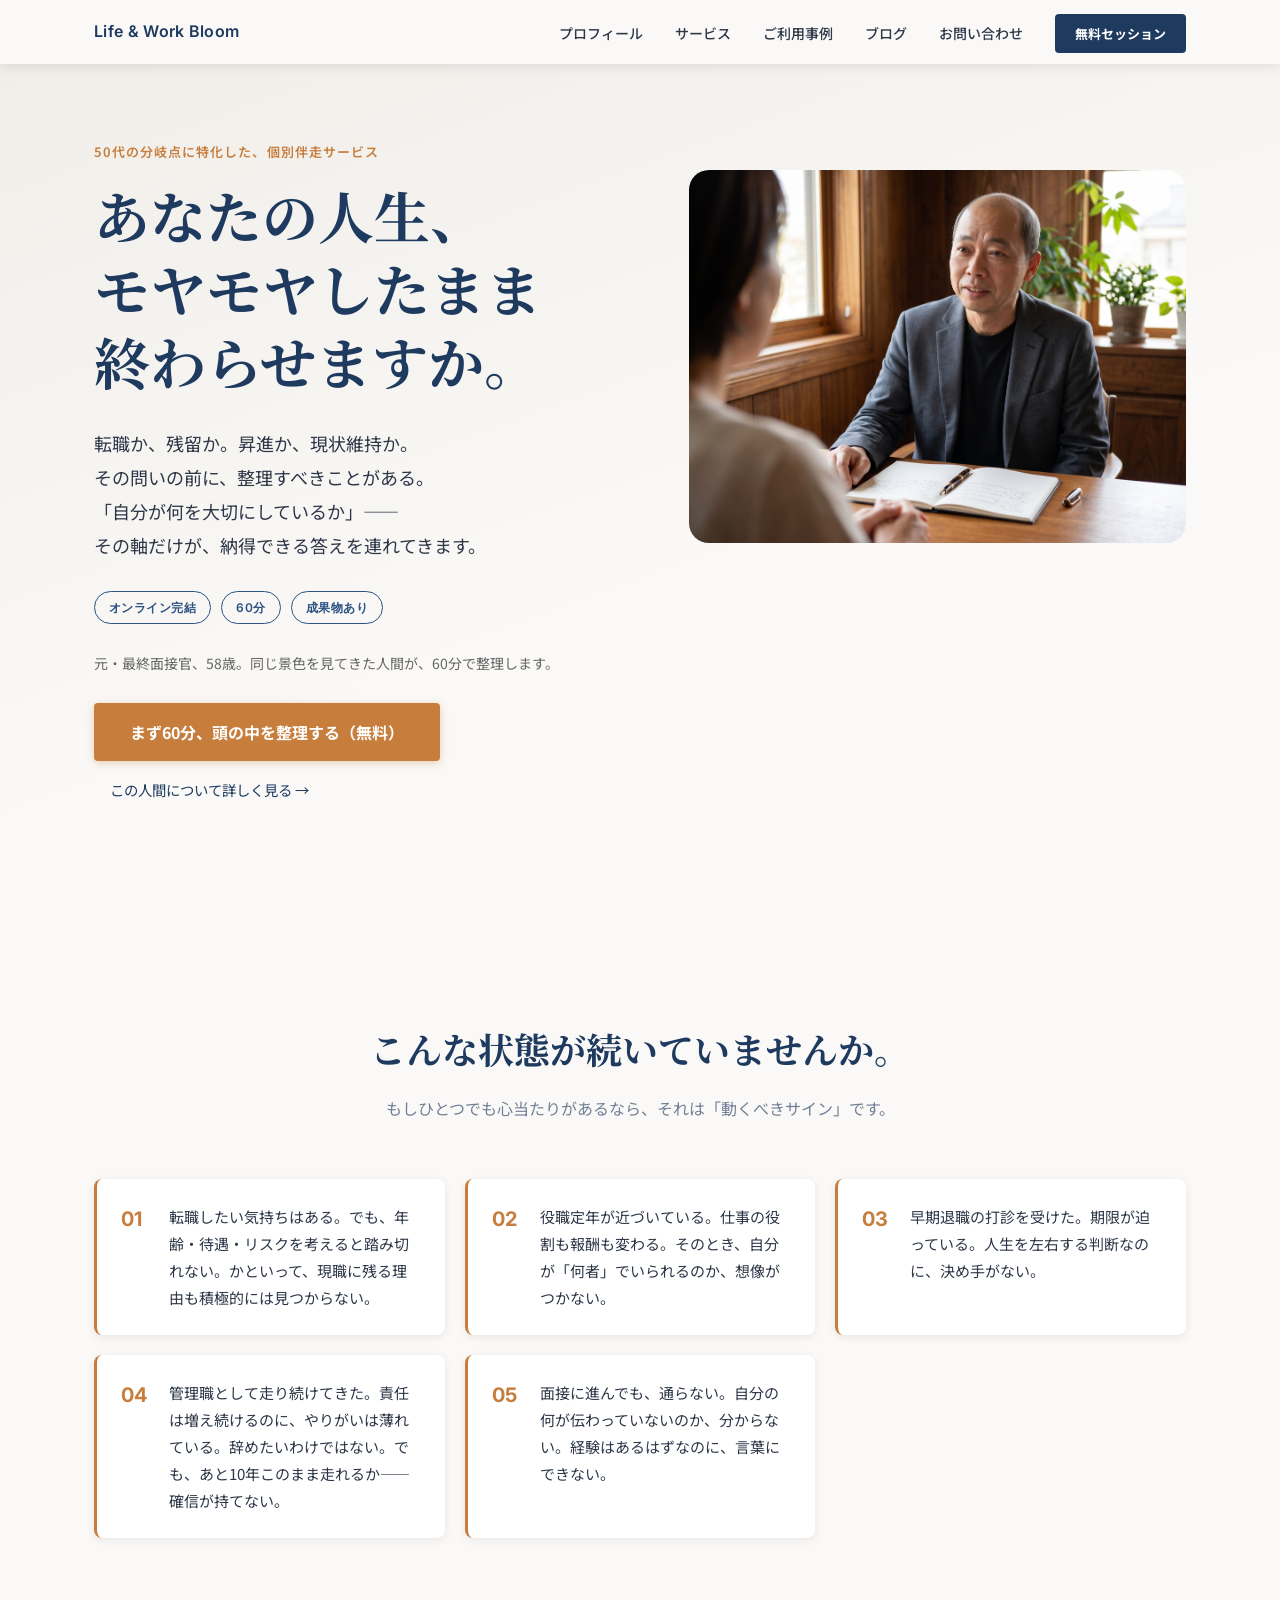
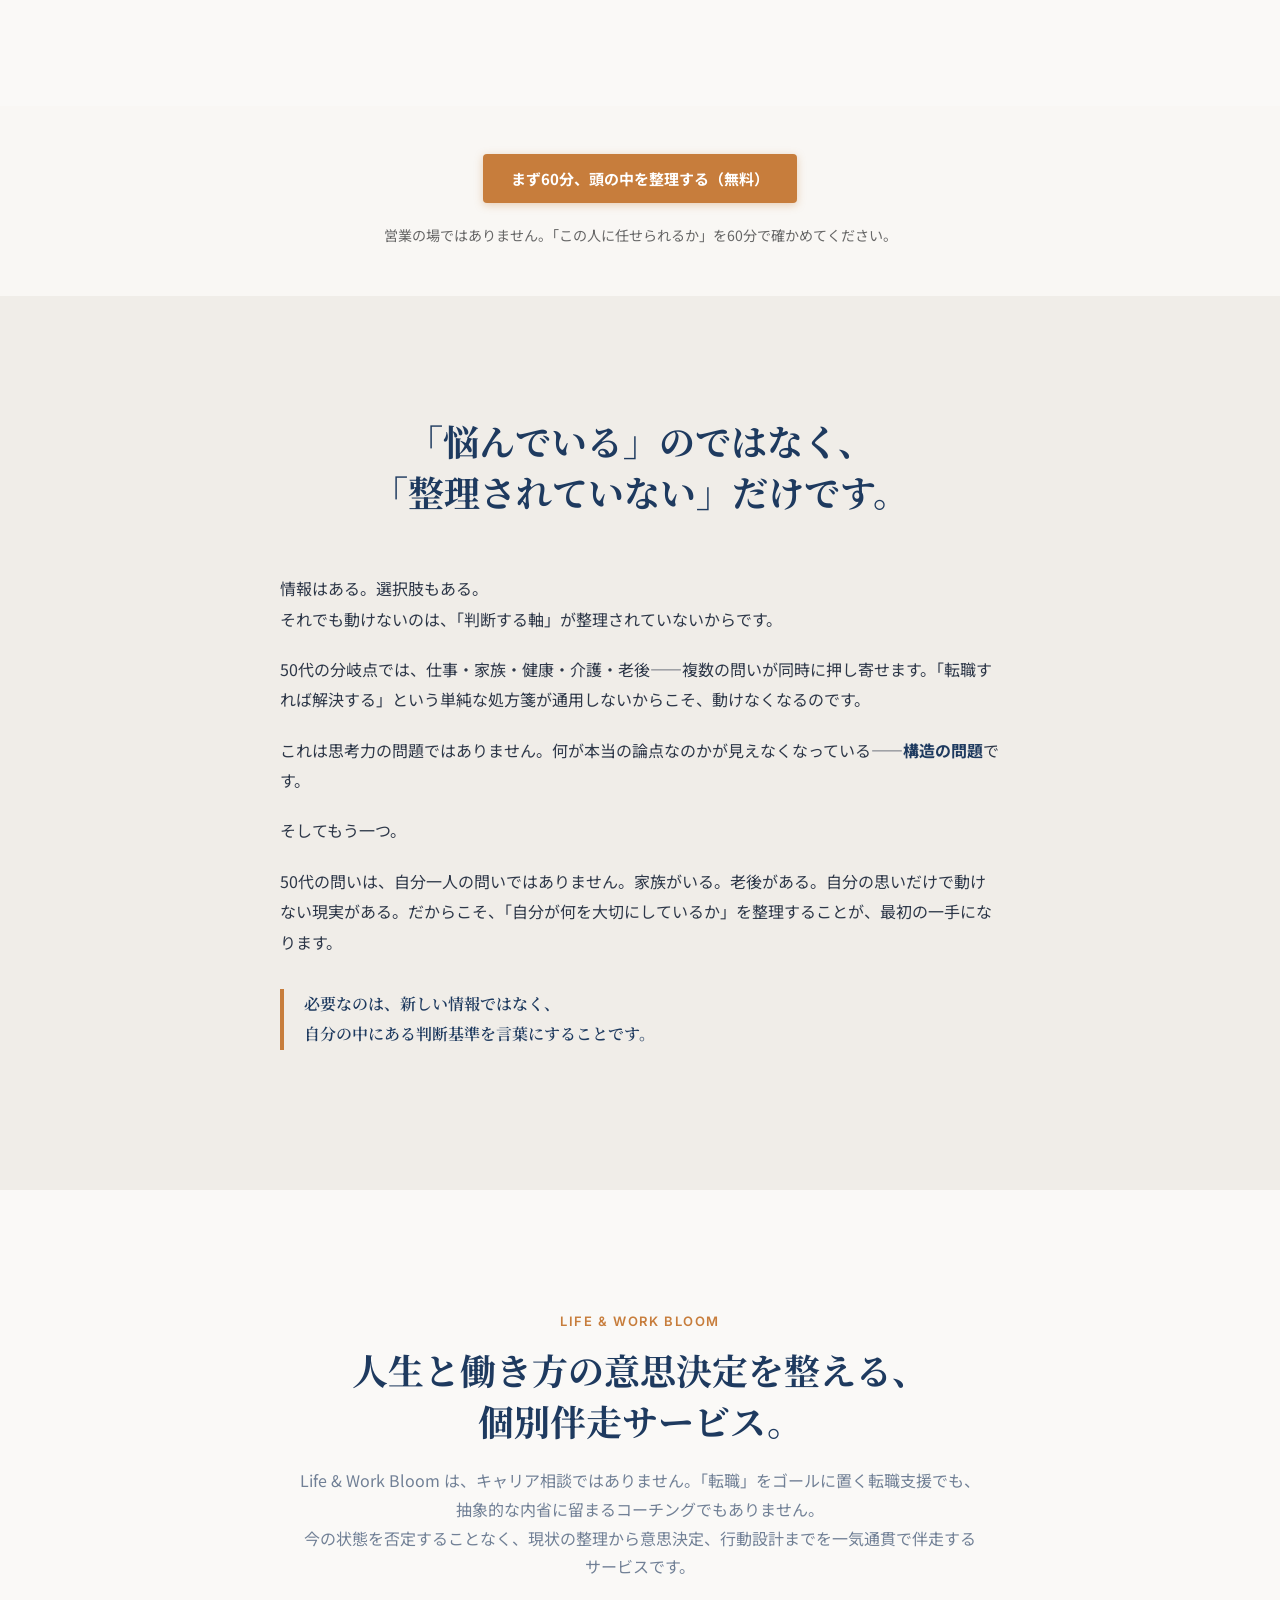
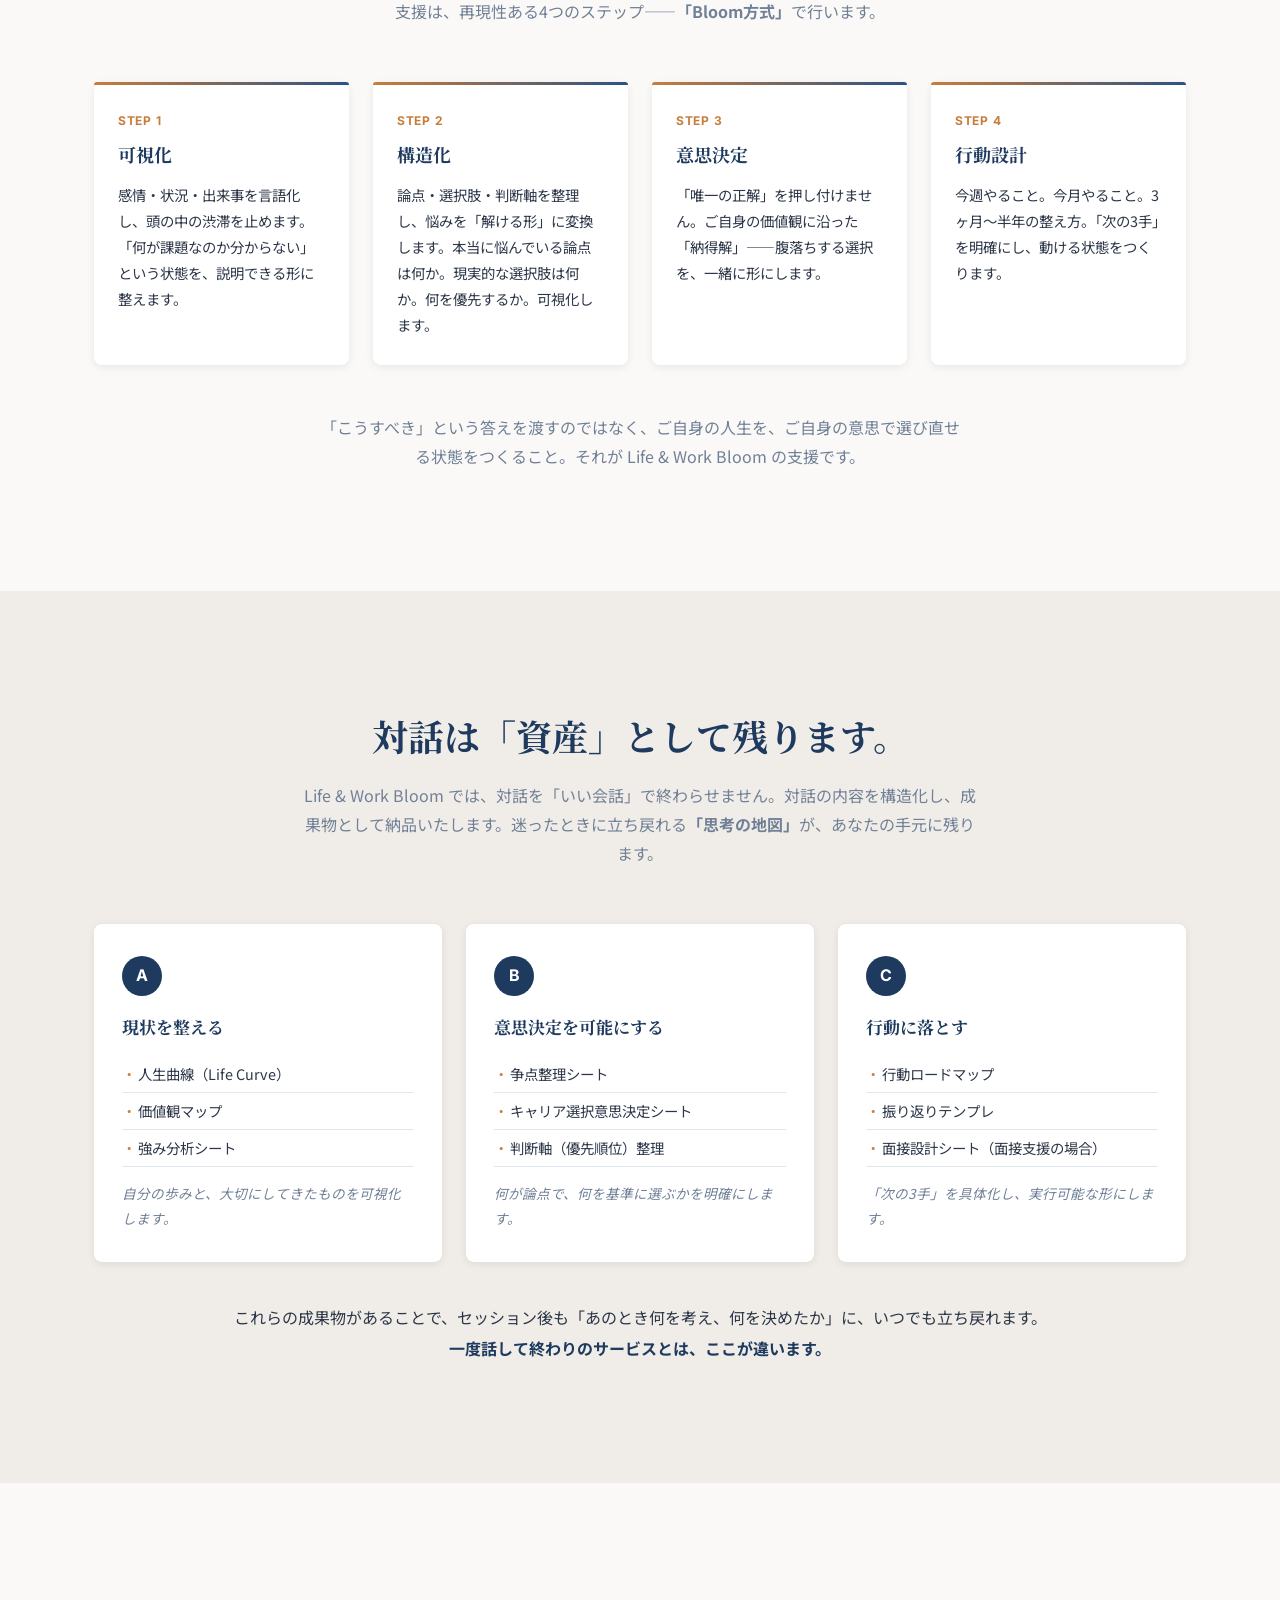
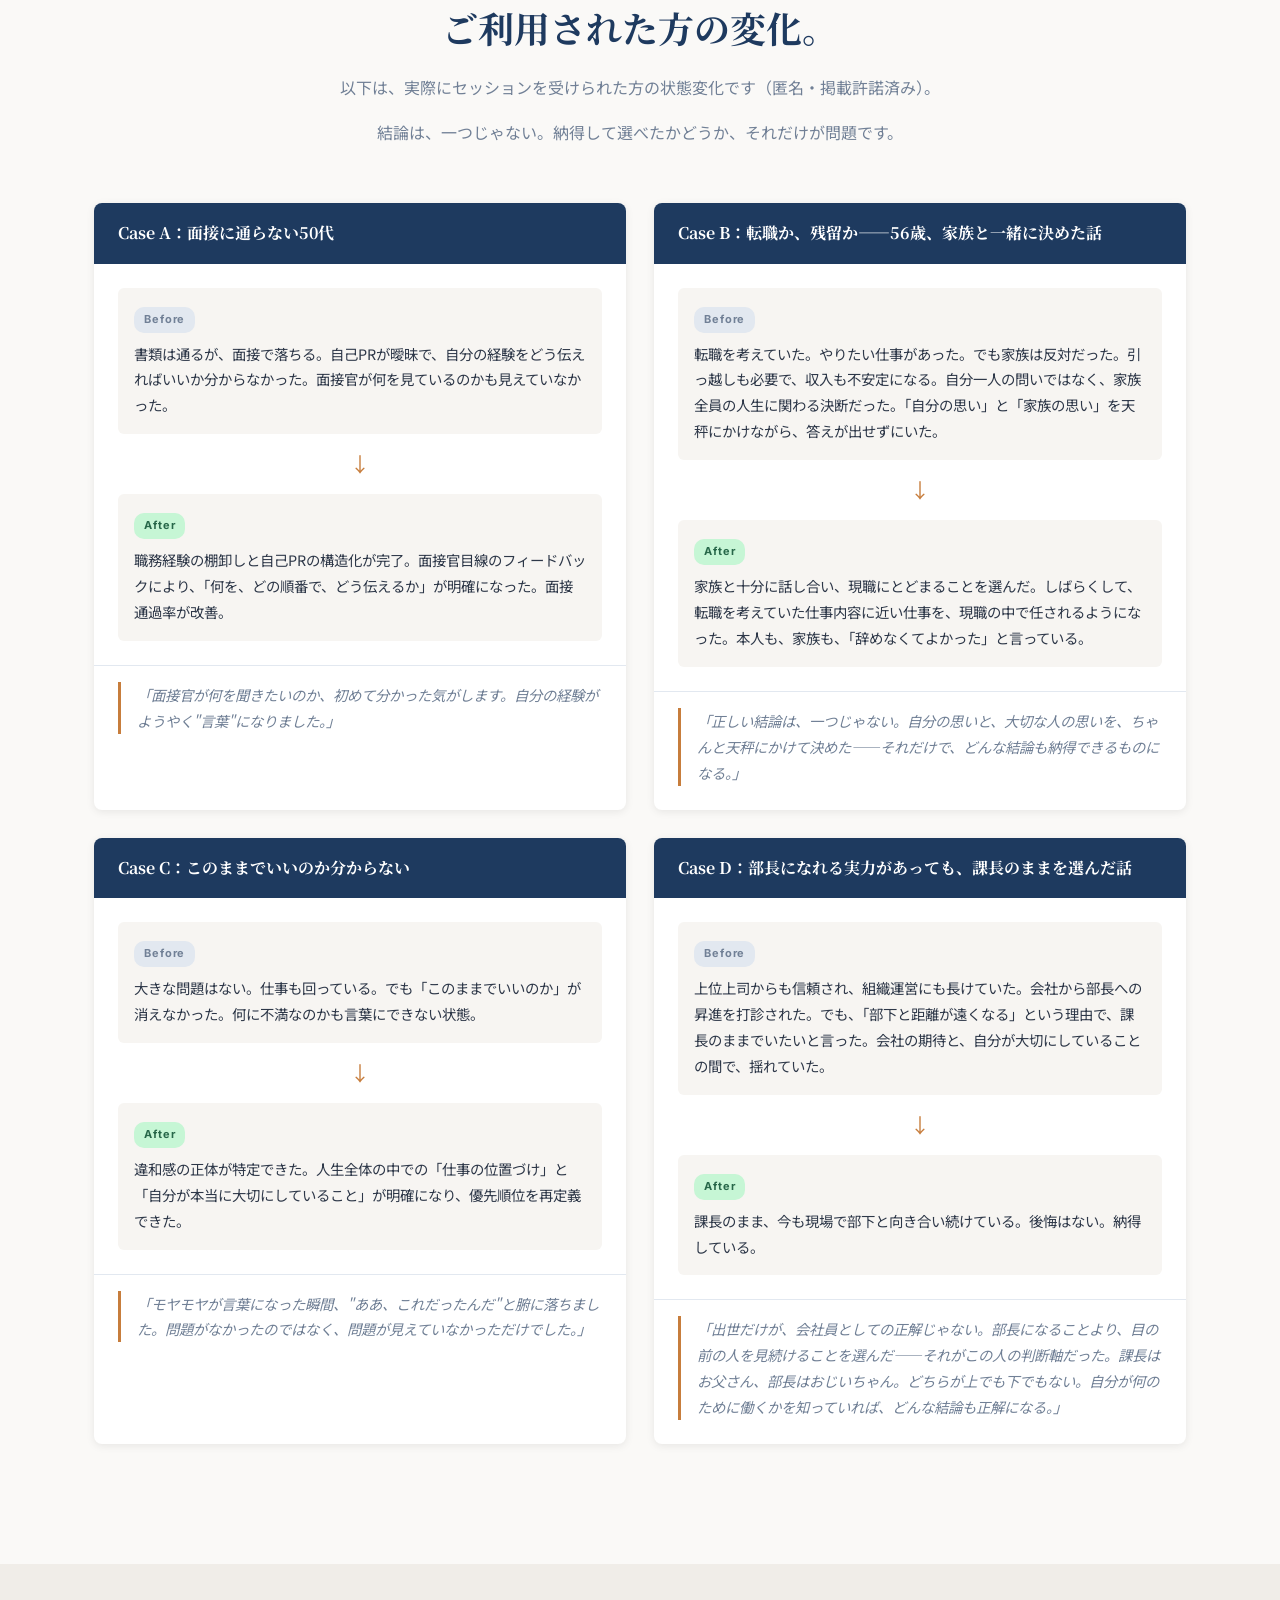
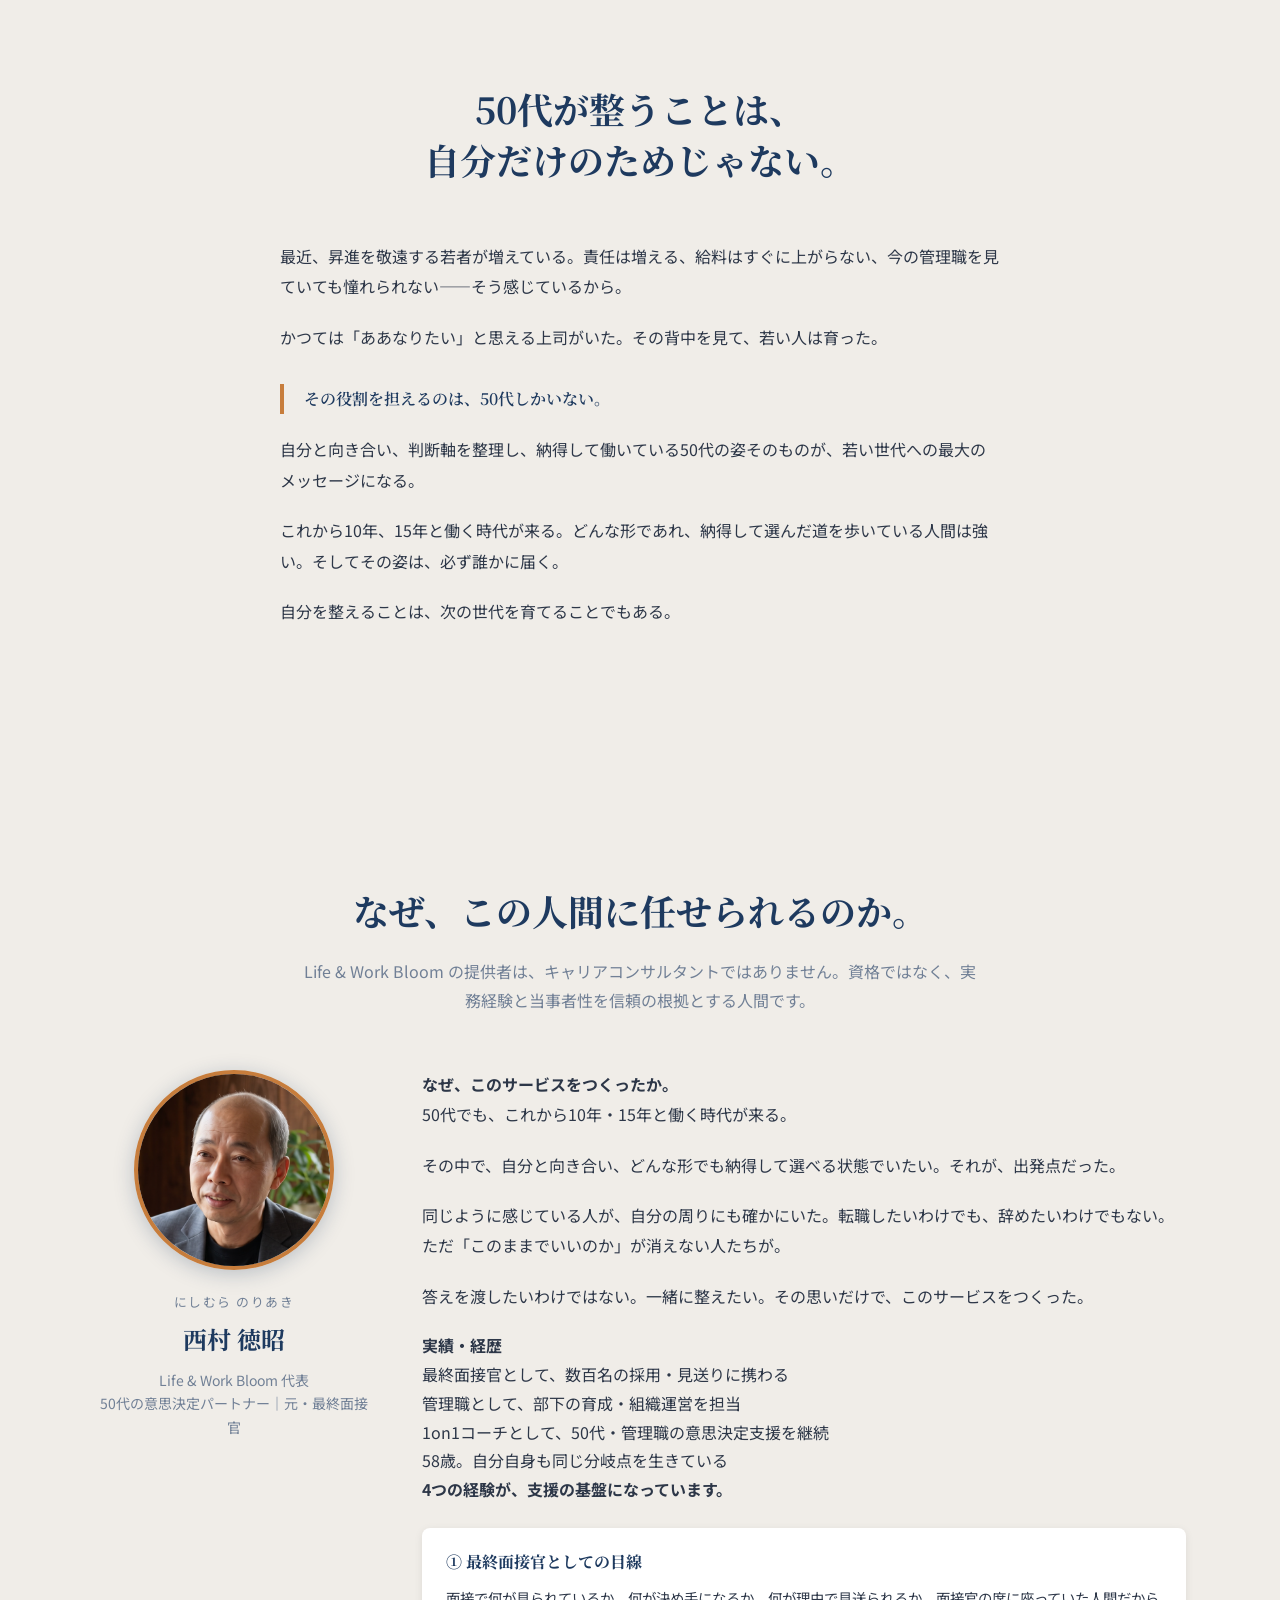
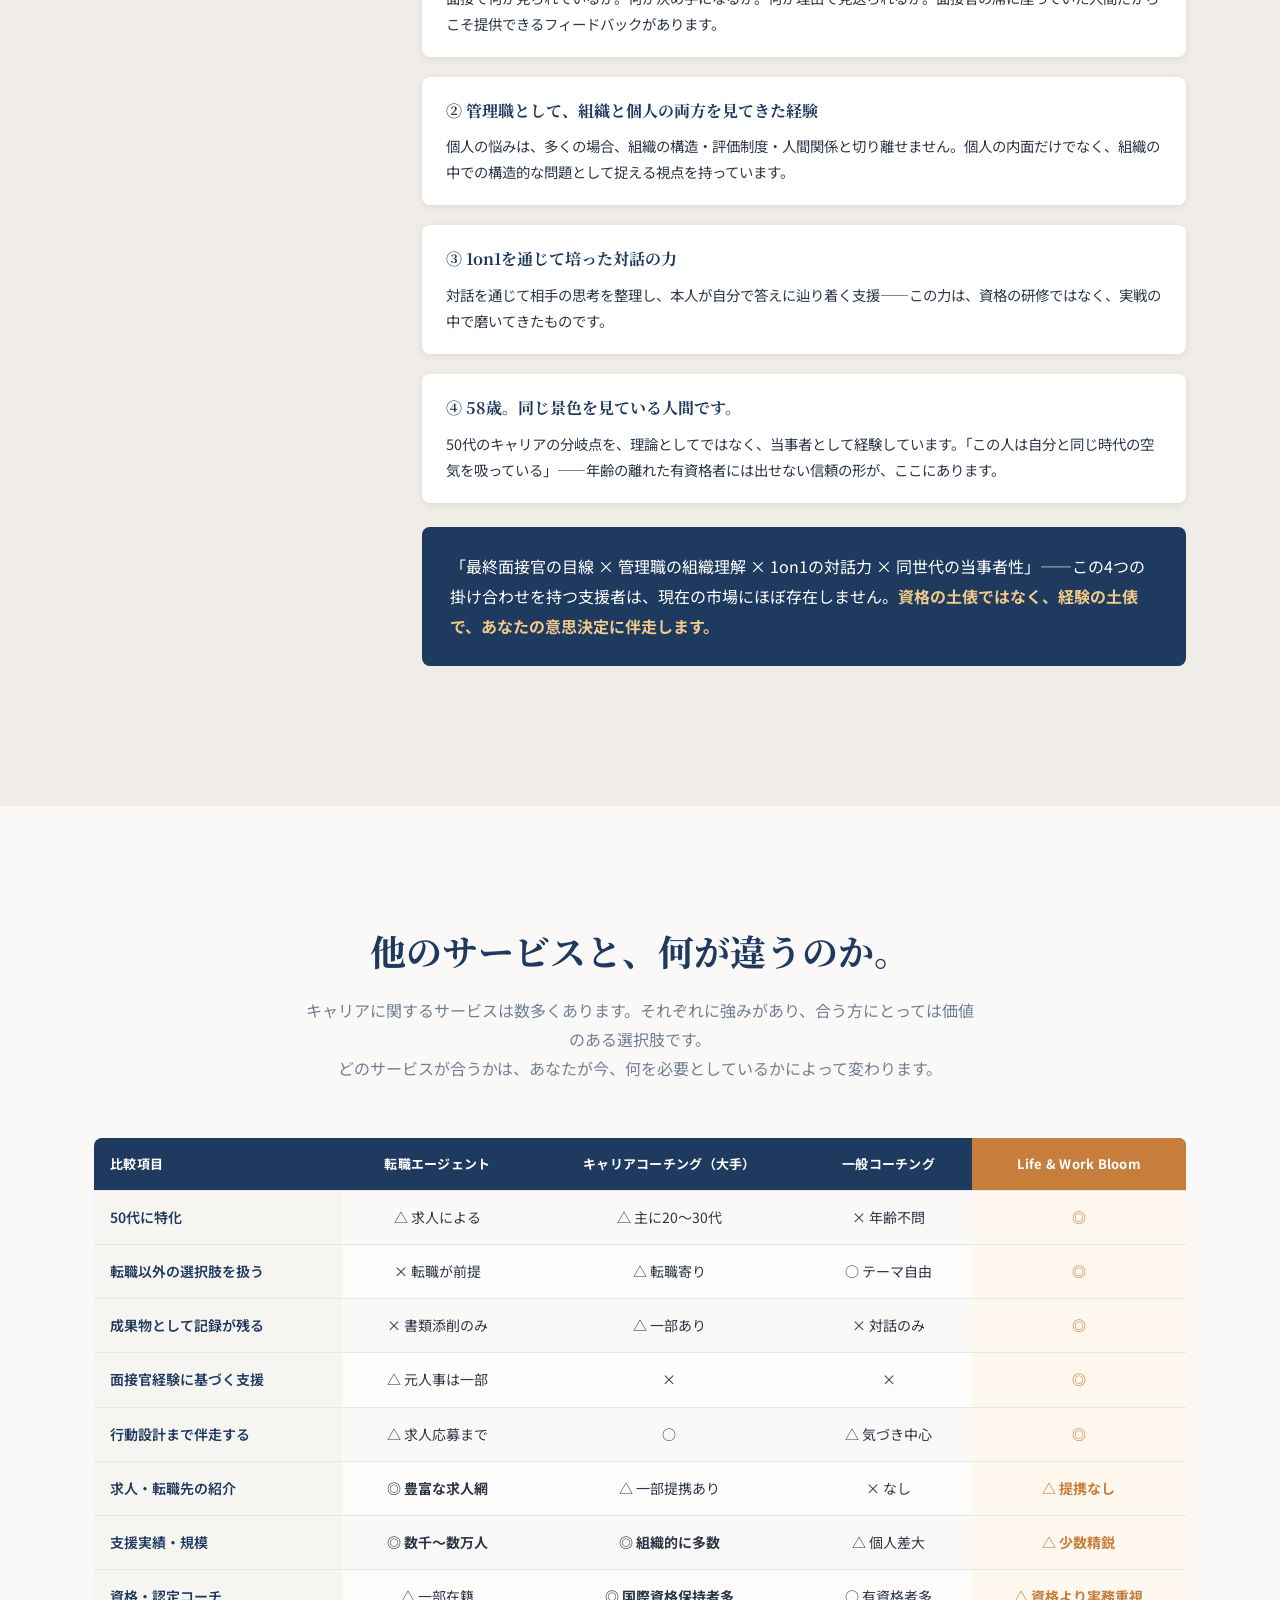
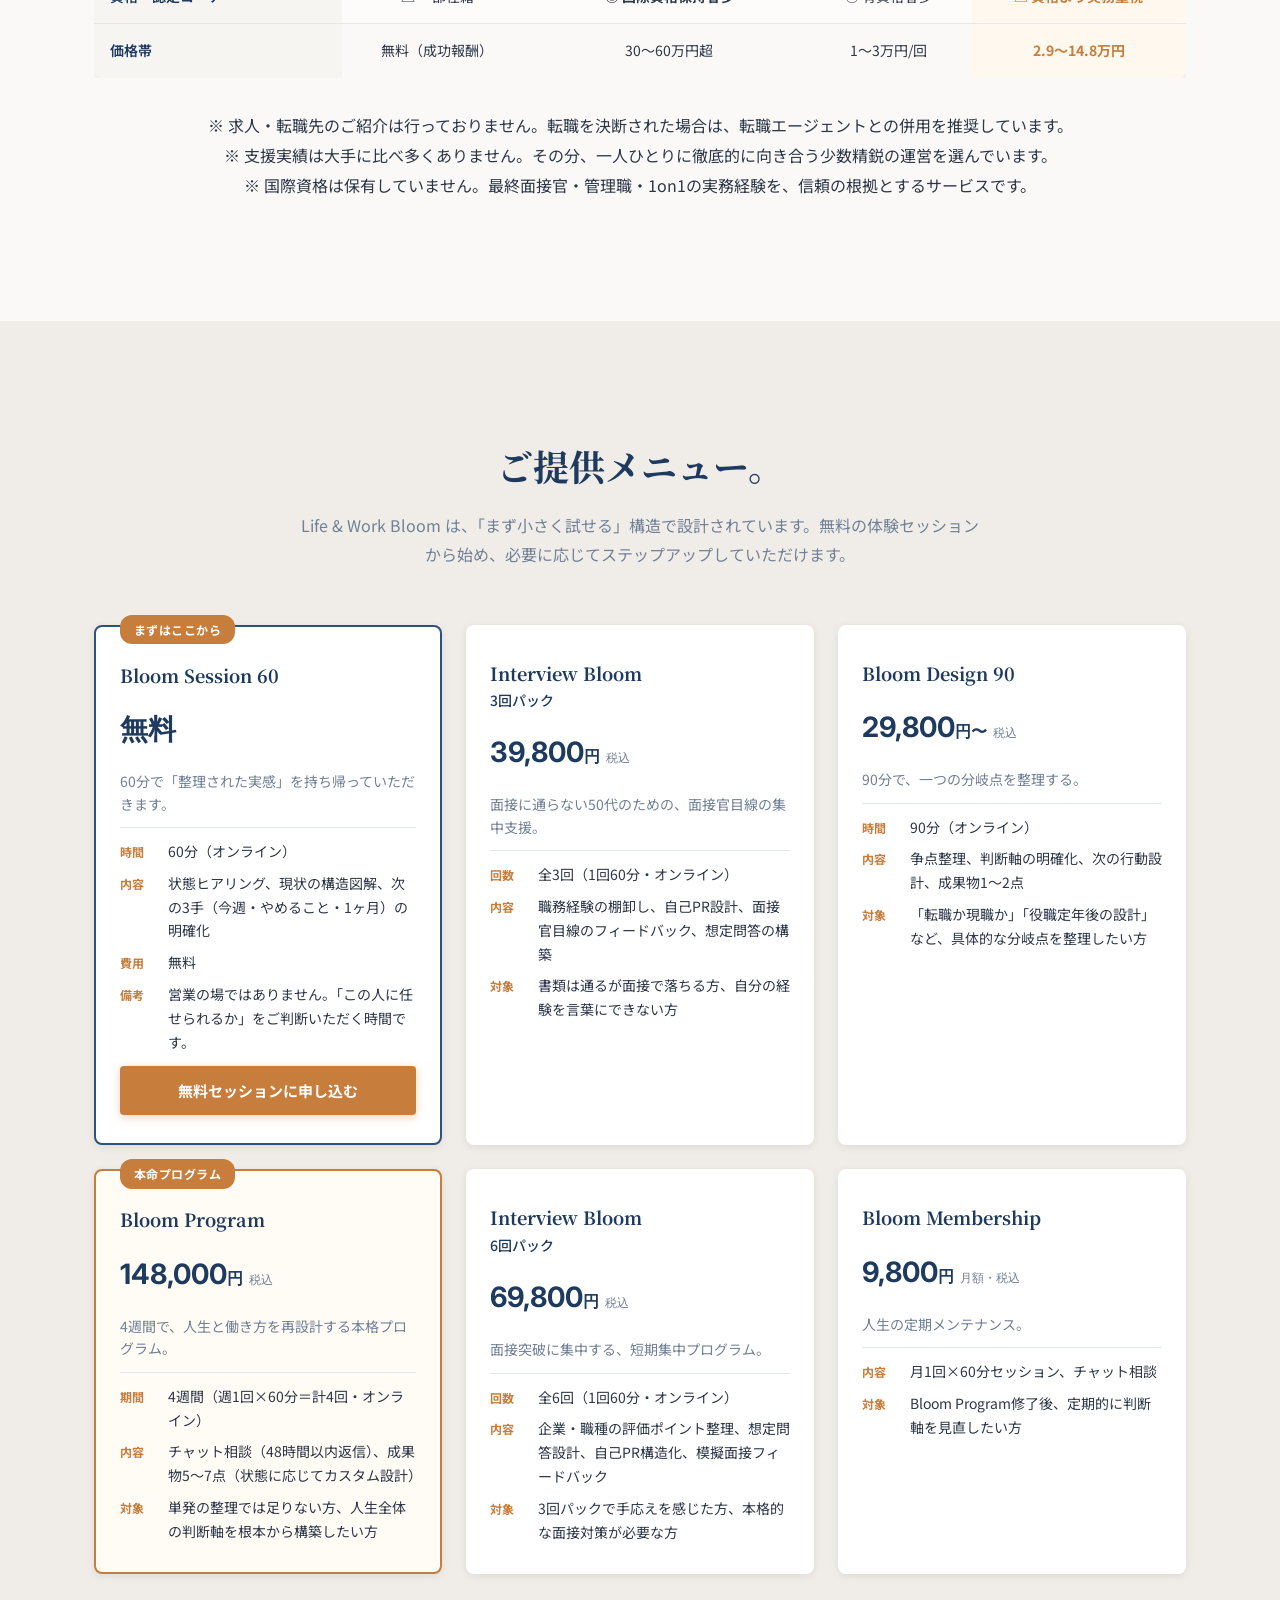
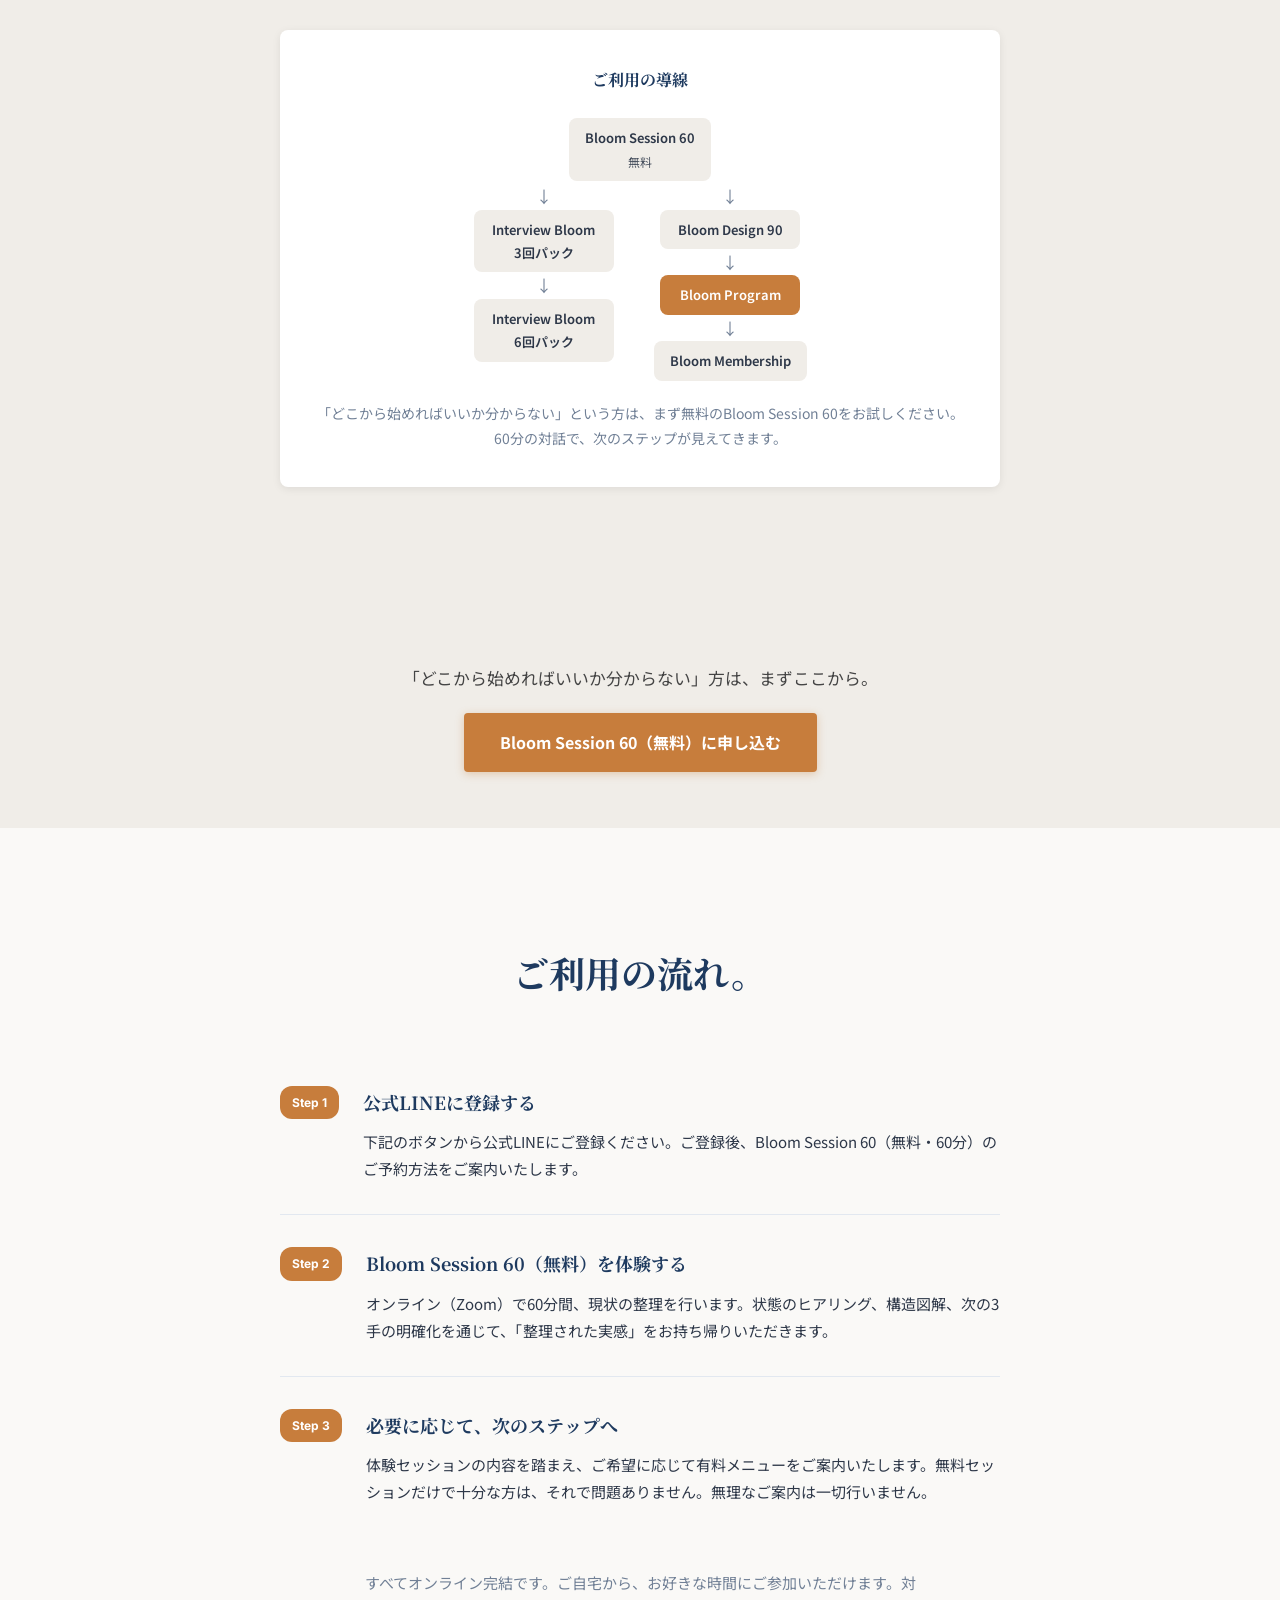
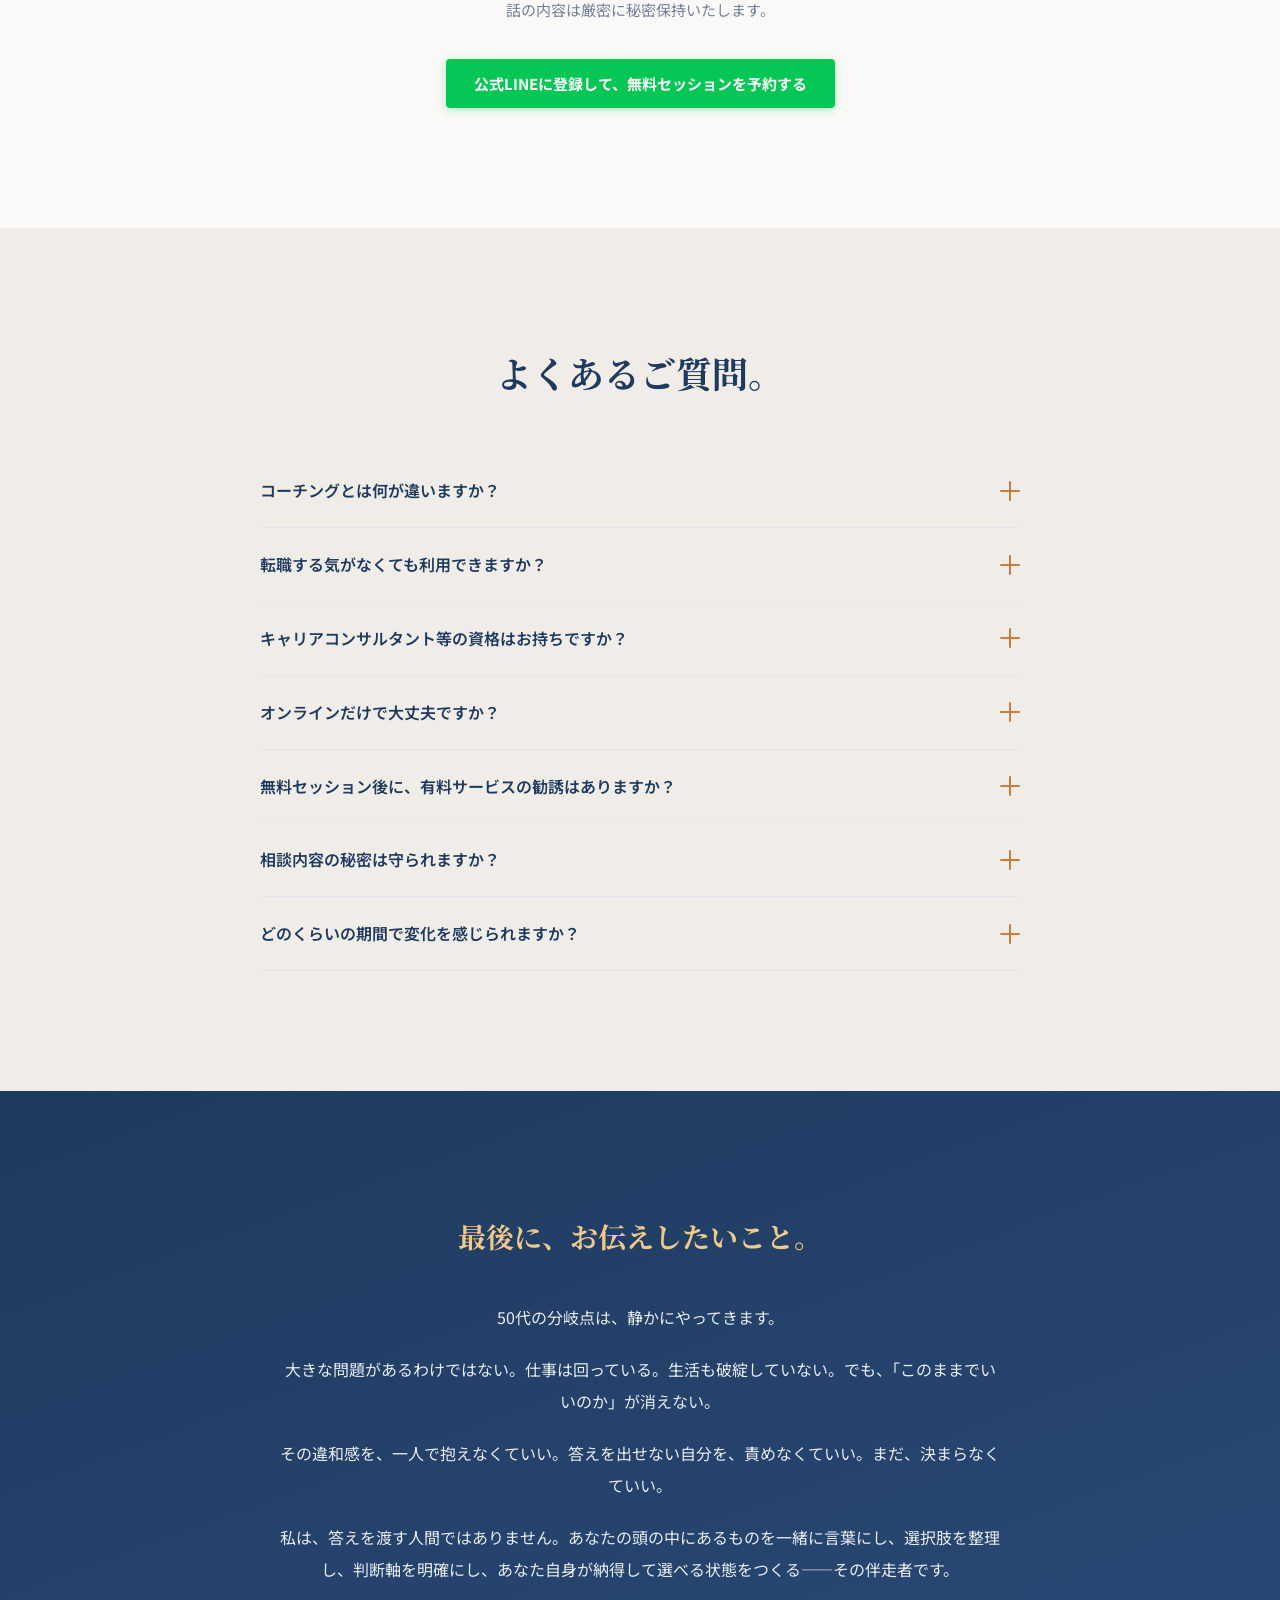
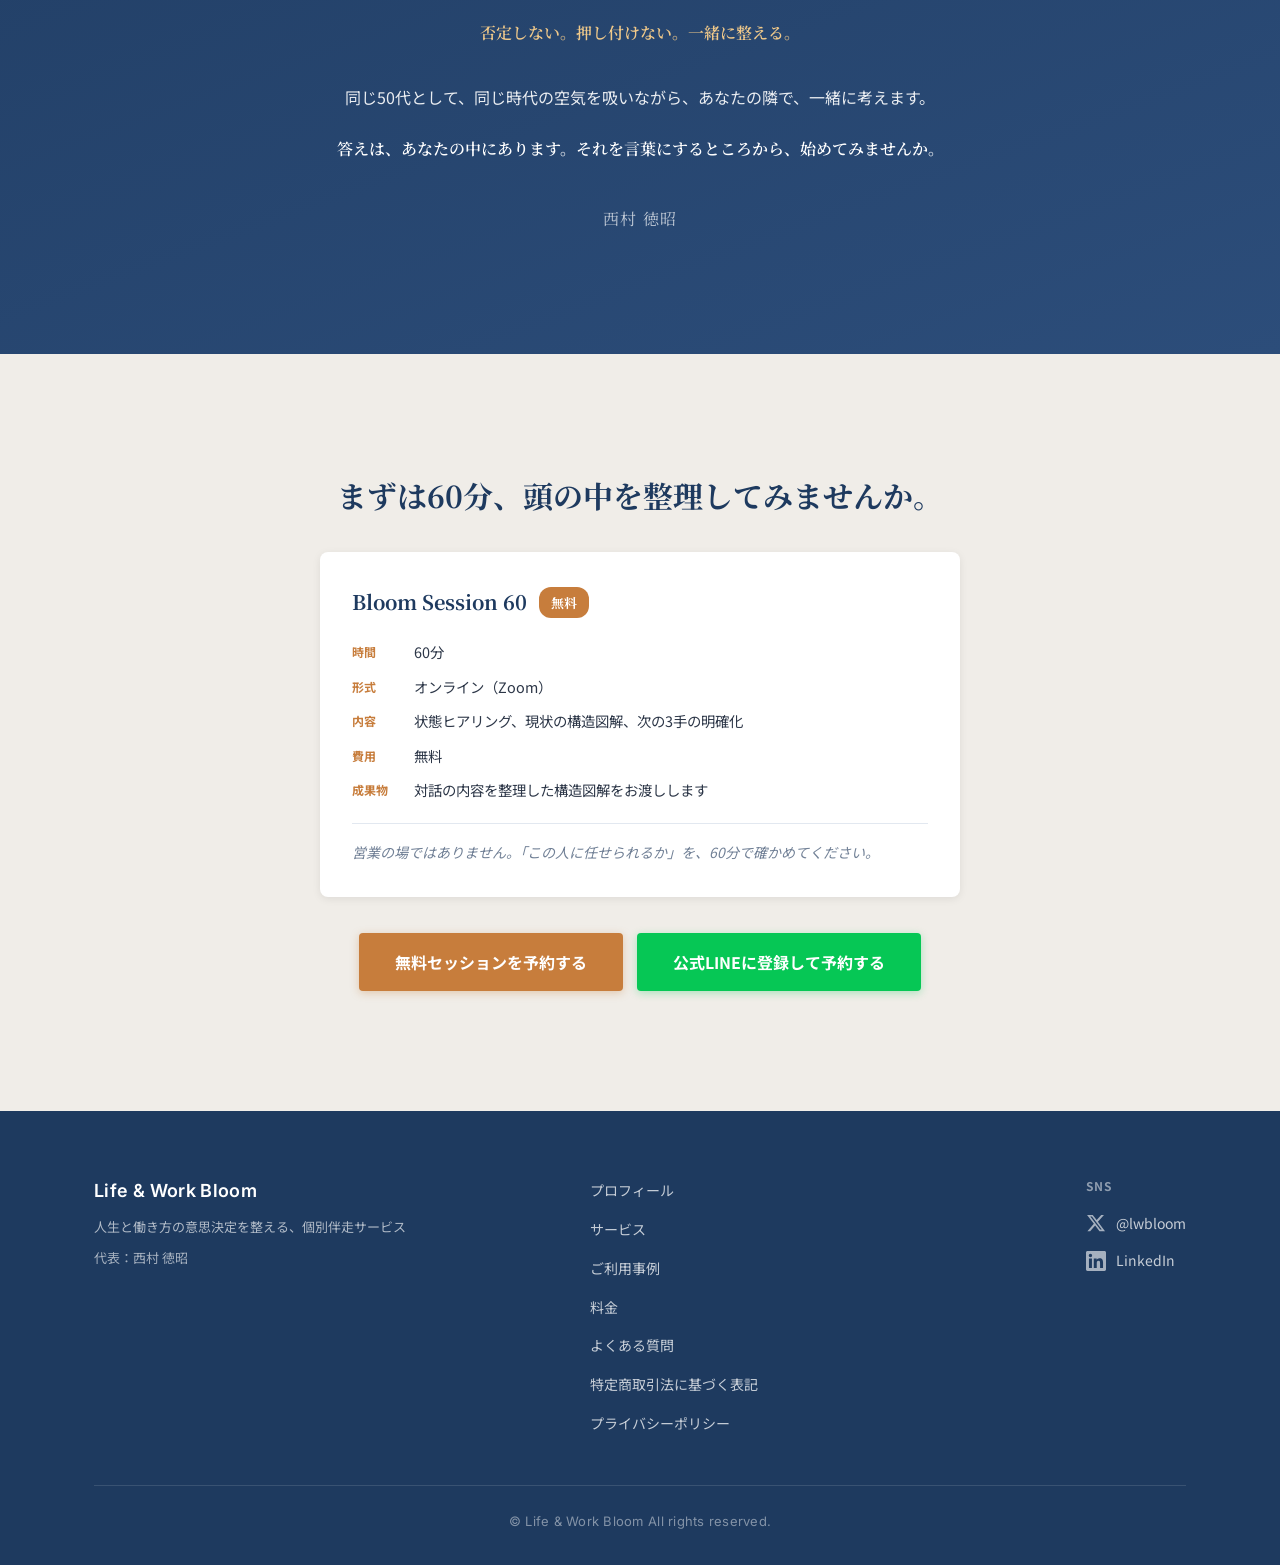
<file: index.html>
<!DOCTYPE html>
<html lang="ja">
<head>
  <!-- Google tag (gtag.js) -->
  <script async src="https://www.googletagmanager.com/gtag/js?id=G-DV33L164MY"></script>
  <script>
    window.dataLayer = window.dataLayer || [];
    function gtag(){dataLayer.push(arguments);}
    gtag('js', new Date());
    gtag('config', 'G-DV33L164MY');
  </script>
  <meta charset="UTF-8">
  <meta name="viewport" content="width=device-width, initial-scale=1.0">
  <title>Life & Work Bloom｜50代の分岐点に特化した個別伴走サービス</title>
  <meta name="description" content="人生と働き方の判断軸を言語化し、納得ある意思決定へ。転職・役職定年・早期退職など50代の分岐点に特化した個別伴走サービス。元・最終面接官による構造化支援。無料セッション60分受付中。">
  <link rel="canonical" href="https://lwbloom.jp/">

  <link rel="icon" type="image/svg+xml" href="/favicon.svg">
  <link rel="icon" type="image/x-icon" href="/favicon.ico">
  <link rel="apple-touch-icon" sizes="180x180" href="/apple-touch-icon.png">

  <!-- OGP -->
  <meta property="og:type" content="website">
  <meta property="og:title" content="Life & Work Bloom｜50代の分岐点に特化した個別伴走サービス">
  <meta property="og:description" content="人生と働き方の判断軸を言語化し、納得ある意思決定へ。元・最終面接官が50代の分岐点に伴走します。無料セッション60分受付中。">
  <meta property="og:url" content="https://lwbloom.jp/">
  <meta property="og:image" content="https://lwbloom.jp/images/ogp.jpg">
  <meta property="og:site_name" content="Life & Work Bloom">
  <meta property="og:locale" content="ja_JP">
  <meta name="twitter:card" content="summary_large_image">
  <meta name="twitter:site" content="@lwbloom">

  <!-- Fonts -->
  <link rel="preconnect" href="https://fonts.googleapis.com">
  <link rel="preconnect" href="https://fonts.gstatic.com" crossorigin>
  <link href="https://fonts.googleapis.com/css2?family=Noto+Serif+JP:wght@400;600;700&family=Noto+Sans+JP:wght@400;500;700&family=Inter:wght@400;500;600&display=swap" rel="stylesheet">

  <link rel="stylesheet" href="css/styles.css">

  <!-- JSON-LD: LocalBusiness -->
  <script type="application/ld+json">
  {
    "@context": "https://schema.org",
    "@type": "LocalBusiness",
    "name": "Life & Work Bloom",
    "description": "50代の分岐点に特化した個別伴走サービス。人生と働き方の判断軸を言語化し、納得ある意思決定へ伴走します。",
    "url": "https://lwbloom.jp",
    "email": "lwbloom.office@gmail.com",
    "founder": {
      "@type": "Person",
      "name": "西村 徳昭",
      "jobTitle": "50代の意思決定パートナー｜元・最終面接官"
    },
    "serviceType": "キャリア・人生設計 個別伴走サービス",
    "areaServed": "JP",
    "availableLanguage": "ja",
    "sameAs": [
      "https://twitter.com/lwbloom",
      "https://www.linkedin.com/in/lwbloom"
    ]
  }
  </script>
</head>
<body>

  <!-- ========== NAVIGATION ========== -->
  <header class="site-header" role="banner">
    <nav class="nav-inner" aria-label="メインナビゲーション">
      <a href="/" class="nav-logo" aria-label="Life &amp; Work Bloom トップページへ">
        <span class="nav-logo-en">Life &amp; Work Bloom</span>
      </a>
      <button class="nav-hamburger" id="navHamburger" aria-expanded="false" aria-controls="navMenu" aria-label="メニューを開く">
        <span class="hamburger-line"></span>
        <span class="hamburger-line"></span>
        <span class="hamburger-line"></span>
      </button>
      <ul class="nav-menu" id="navMenu" role="list">
        <li><a href="about.html" class="nav-link">プロフィール</a></li>
        <li><a href="services.html" class="nav-link">サービス</a></li>
        <li><a href="cases.html" class="nav-link">ご利用事例</a></li>
        <li><a href="blog/index.html" class="nav-link">ブログ</a></li>
        <li><a href="contact.html" class="nav-link">お問い合わせ</a></li>
        <li>
          <a href="https://forms.gle/2vtvnC5zq1N5pTdb9" class="nav-cta" target="_blank" rel="noopener noreferrer">
            無料セッション
          </a>
        </li>
      </ul>
    </nav>
  </header>

  <main id="main-content">

    <!-- ========== HERO ========== -->
    <section class="hero" aria-labelledby="hero-heading">
      <div class="hero-inner container">
        <div class="hero-content fade-in">
          <p class="hero-eyebrow">50代の分岐点に特化した、個別伴走サービス</p>
          <h1 id="hero-heading" class="hero-heading">
            あなたの人生、<br>
            モヤモヤしたまま<br>
            終わらせますか。
          </h1>
          <p class="hero-sub">
            転職か、残留か。昇進か、現状維持か。<br>
            その問いの前に、整理すべきことがある。<br>
            「自分が何を大切にしているか」——<br>
            その軸だけが、納得できる答えを連れてきます。
          </p>
          <div class="hero-badges">
            <span class="badge">オンライン完結</span>
            <span class="badge">60分</span>
            <span class="badge">成果物あり</span>
          </div>
          <p class="hero-note">元・最終面接官、58歳。同じ景色を見てきた人間が、60分で整理します。</p>
          <a href="https://forms.gle/2vtvnC5zq1N5pTdb9" class="btn btn-primary btn-lg" target="_blank" rel="noopener noreferrer">
            まず60分、頭の中を整理する（無料）
          </a>
          <a href="about.html" class="hero-about-link">この人間について詳しく見る →</a>
        </div>
        <div class="hero-image fade-in">
          <img src="images/top.jpg" alt="Life & Work Bloom イメージ" width="480" height="360" loading="eager" decoding="async">
        </div>
      </div>
    </section>

    <!-- ========== EMPATHY ========== -->
    <section class="empathy section-padding" id="empathy" aria-labelledby="empathy-heading">
      <div class="container">
        <div class="section-header fade-in">
          <h2 class="visually-hidden">50代の転職迷い・役職定年・早期退職・管理職消耗・面接対策——あなたの場面はどれですか</h2>
          <h2 id="empathy-heading" class="section-title">こんな状態が続いていませんか。</h2>
          <p class="section-lead">もしひとつでも心当たりがあるなら、それは「動くべきサイン」です。</p>
        </div>
        <ul class="empathy-list" role="list">
          <li class="empathy-item fade-in">
            <div class="empathy-icon" aria-hidden="true">01</div>
            <h3 class="visually-hidden">50代 転職 意思決定：踏み切れない本当の理由</h3>
            <p>転職したい気持ちはある。でも、年齢・待遇・リスクを考えると踏み切れない。かといって、現職に残る理由も積極的には見つからない。</p>
          </li>
          <li class="empathy-item fade-in">
            <div class="empathy-icon" aria-hidden="true">02</div>
            <p>役職定年が近づいている。仕事の役割も報酬も変わる。そのとき、自分が「何者」でいられるのか、想像がつかない。</p>
          </li>
          <li class="empathy-item fade-in">
            <div class="empathy-icon" aria-hidden="true">03</div>
            <p>早期退職の打診を受けた。期限が迫っている。人生を左右する判断なのに、決め手がない。</p>
          </li>
          <li class="empathy-item fade-in">
            <div class="empathy-icon" aria-hidden="true">04</div>
            <p>管理職として走り続けてきた。責任は増え続けるのに、やりがいは薄れている。辞めたいわけではない。でも、あと10年このまま走れるか――確信が持てない。</p>
          </li>
          <li class="empathy-item fade-in">
            <div class="empathy-icon" aria-hidden="true">05</div>
            <h3 class="visually-hidden">50代 面接 通らない：経験があるのに言葉にできない</h3>
            <p>面接に進んでも、通らない。自分の何が伝わっていないのか、分からない。経験はあるはずなのに、言葉にできない。</p>
          </li>
        </ul>
      </div>
    </section>

    <!-- CTA Mid -->
    <div class="cta-mid-wrap">
      <a href="https://forms.gle/2vtvnC5zq1N5pTdb9"
         class="btn btn-primary"
         target="_blank" rel="noopener noreferrer">
        まず60分、頭の中を整理する（無料）
      </a>
      <p class="cta-sub-note">営業の場ではありません。「この人に任せられるか」を60分で確かめてください。</p>
    </div>

    <!-- ========== STRUCTURE ========== -->
    <section class="structure section-padding section-alt" id="structure" aria-labelledby="structure-heading">
      <div class="container">
        <div class="section-header fade-in">
          <h2 id="structure-heading" class="section-title">「悩んでいる」のではなく、<br>「整理されていない」だけです。</h2>
        </div>
        <div class="structure-content fade-in">
          <p>情報はある。選択肢もある。<br>それでも動けないのは、「判断する軸」が整理されていないからです。</p>
          <p>50代の分岐点では、仕事・家族・健康・介護・老後——複数の問いが同時に押し寄せます。「転職すれば解決する」という単純な処方箋が通用しないからこそ、動けなくなるのです。</p>
          <p>これは思考力の問題ではありません。何が本当の論点なのかが見えなくなっている——<strong>構造の問題</strong>です。</p>
          <p>そしてもう一つ。</p>
          <p>50代の問いは、自分一人の問いではありません。家族がいる。老後がある。自分の思いだけで動けない現実がある。だからこそ、「自分が何を大切にしているか」を整理することが、最初の一手になります。</p>
          <p class="structure-emphasis">必要なのは、新しい情報ではなく、<br>自分の中にある判断基準を言葉にすることです。</p>
        </div>
      </div>
    </section>

    <!-- ========== SERVICES ========== -->
    <section class="services section-padding" id="services" aria-labelledby="services-heading">
      <div class="container">
        <div class="section-header fade-in">
          <p class="section-eyebrow">Life &amp; Work Bloom</p>
          <h2 id="services-heading" class="section-title">人生と働き方の意思決定を整える、<br>個別伴走サービス。</h2>
          <p class="section-lead">Life &amp; Work Bloom は、キャリア相談ではありません。「転職」をゴールに置く転職支援でも、抽象的な内省に留まるコーチングでもありません。<br>今の状態を否定することなく、現状の整理から意思決定、行動設計までを一気通貫で伴走するサービスです。</p>
          <p class="section-lead">支援は、再現性ある4つのステップ――<strong>「Bloom方式」</strong>で行います。</p>
        </div>
        <ol class="bloom-steps" role="list">
          <li class="bloom-step fade-in">
            <div class="bloom-step-header">
              <span class="bloom-step-num">Step 1</span>
              <h3 class="bloom-step-title">可視化</h3>
            </div>
            <p class="bloom-step-body">感情・状況・出来事を言語化し、頭の中の渋滞を止めます。「何が課題なのか分からない」という状態を、説明できる形に整えます。</p>
          </li>
          <li class="bloom-step fade-in">
            <div class="bloom-step-header">
              <span class="bloom-step-num">Step 2</span>
              <h3 class="bloom-step-title">構造化</h3>
            </div>
            <p class="bloom-step-body">論点・選択肢・判断軸を整理し、悩みを「解ける形」に変換します。本当に悩んでいる論点は何か。現実的な選択肢は何か。何を優先するか。可視化します。</p>
          </li>
          <li class="bloom-step fade-in">
            <div class="bloom-step-header">
              <span class="bloom-step-num">Step 3</span>
              <h3 class="bloom-step-title">意思決定</h3>
            </div>
            <p class="bloom-step-body">「唯一の正解」を押し付けません。ご自身の価値観に沿った「納得解」――腹落ちする選択を、一緒に形にします。</p>
          </li>
          <li class="bloom-step fade-in">
            <div class="bloom-step-header">
              <span class="bloom-step-num">Step 4</span>
              <h3 class="bloom-step-title">行動設計</h3>
            </div>
            <p class="bloom-step-body">今週やること。今月やること。3ヶ月〜半年の整え方。「次の3手」を明確にし、動ける状態をつくります。</p>
          </li>
        </ol>
        <p class="services-footer-note fade-in">「こうすべき」という答えを渡すのではなく、ご自身の人生を、ご自身の意思で選び直せる状態をつくること。それが Life &amp; Work Bloom の支援です。</p>
      </div>
    </section>

    <!-- ========== DELIVERABLES ========== -->
    <section class="deliverables section-padding section-alt" id="deliverables" aria-labelledby="deliverables-heading">
      <div class="container">
        <div class="section-header fade-in">
          <h2 id="deliverables-heading" class="section-title">対話は「資産」として残ります。</h2>
          <p class="section-lead">Life &amp; Work Bloom では、対話を「いい会話」で終わらせません。対話の内容を構造化し、成果物として納品いたします。迷ったときに立ち戻れる<strong>「思考の地図」</strong>が、あなたの手元に残ります。</p>
        </div>
        <div class="deliverables-grid">
          <div class="deliverable-card fade-in">
            <div class="deliverable-label">A</div>
            <h3 class="deliverable-title">現状を整える</h3>
            <ul class="deliverable-items" role="list">
              <li>人生曲線（Life Curve）</li>
              <li>価値観マップ</li>
              <li>強み分析シート</li>
            </ul>
            <p class="deliverable-note">自分の歩みと、大切にしてきたものを可視化します。</p>
          </div>
          <div class="deliverable-card fade-in">
            <div class="deliverable-label">B</div>
            <h3 class="deliverable-title">意思決定を可能にする</h3>
            <ul class="deliverable-items" role="list">
              <li>争点整理シート</li>
              <li>キャリア選択意思決定シート</li>
              <li>判断軸（優先順位）整理</li>
            </ul>
            <p class="deliverable-note">何が論点で、何を基準に選ぶかを明確にします。</p>
          </div>
          <div class="deliverable-card fade-in">
            <div class="deliverable-label">C</div>
            <h3 class="deliverable-title">行動に落とす</h3>
            <ul class="deliverable-items" role="list">
              <li>行動ロードマップ</li>
              <li>振り返りテンプレ</li>
              <li>面接設計シート（面接支援の場合）</li>
            </ul>
            <p class="deliverable-note">「次の3手」を具体化し、実行可能な形にします。</p>
          </div>
        </div>
        <p class="deliverables-summary fade-in">これらの成果物があることで、セッション後も「あのとき何を考え、何を決めたか」に、いつでも立ち戻れます。<br><strong>一度話して終わりのサービスとは、ここが違います。</strong></p>
      </div>
    </section>

    <!-- ========== CASES ========== -->
    <section class="cases section-padding" id="cases" aria-labelledby="cases-heading">
      <div class="container">
        <div class="section-header fade-in">
          <h2 id="cases-heading" class="section-title">ご利用された方の変化。</h2>
          <p class="section-lead">以下は、実際にセッションを受けられた方の状態変化です（匿名・掲載許諾済み）。</p>
          <p class="section-lead">結論は、一つじゃない。納得して選べたかどうか、それだけが問題です。</p>
        </div>
        <div class="cases-grid">
          <article class="case-card fade-in" aria-labelledby="case-a-heading">
            <h3 id="case-a-heading" class="case-title">Case A：面接に通らない50代</h3>
            <div class="case-before-after">
              <div class="case-state">
                <span class="case-label before">Before</span>
                <p>書類は通るが、面接で落ちる。自己PRが曖昧で、自分の経験をどう伝えればいいか分からなかった。面接官が何を見ているのかも見えていなかった。</p>
              </div>
              <div class="case-arrow" aria-hidden="true">↓</div>
              <div class="case-state">
                <span class="case-label after">After</span>
                <p>職務経験の棚卸しと自己PRの構造化が完了。面接官目線のフィードバックにより、「何を、どの順番で、どう伝えるか」が明確になった。面接通過率が改善。</p>
              </div>
            </div>
            <blockquote class="case-voice">
              <p>「面接官が何を聞きたいのか、初めて分かった気がします。自分の経験がようやく"言葉"になりました。」</p>
            </blockquote>
          </article>
          <article class="case-card fade-in" aria-labelledby="case-b-heading">
            <h3 id="case-b-heading" class="case-title">Case B：転職か、残留か——56歳、家族と一緒に決めた話</h3>
            <div class="case-before-after">
              <div class="case-state">
                <span class="case-label before">Before</span>
                <p>転職を考えていた。やりたい仕事があった。でも家族は反対だった。引っ越しも必要で、収入も不安定になる。自分一人の問いではなく、家族全員の人生に関わる決断だった。「自分の思い」と「家族の思い」を天秤にかけながら、答えが出せずにいた。</p>
              </div>
              <div class="case-arrow" aria-hidden="true">↓</div>
              <div class="case-state">
                <span class="case-label after">After</span>
                <p>家族と十分に話し合い、現職にとどまることを選んだ。しばらくして、転職を考えていた仕事内容に近い仕事を、現職の中で任されるようになった。本人も、家族も、「辞めなくてよかった」と言っている。</p>
              </div>
            </div>
            <blockquote class="case-voice">
              <p>「正しい結論は、一つじゃない。自分の思いと、大切な人の思いを、ちゃんと天秤にかけて決めた——それだけで、どんな結論も納得できるものになる。」</p>
            </blockquote>
          </article>
          <article class="case-card fade-in" aria-labelledby="case-c-heading">
            <h3 id="case-c-heading" class="case-title">Case C：このままでいいのか分からない</h3>
            <div class="case-before-after">
              <div class="case-state">
                <span class="case-label before">Before</span>
                <p>大きな問題はない。仕事も回っている。でも「このままでいいのか」が消えなかった。何に不満なのかも言葉にできない状態。</p>
              </div>
              <div class="case-arrow" aria-hidden="true">↓</div>
              <div class="case-state">
                <span class="case-label after">After</span>
                <p>違和感の正体が特定できた。人生全体の中での「仕事の位置づけ」と「自分が本当に大切にしていること」が明確になり、優先順位を再定義できた。</p>
              </div>
            </div>
            <blockquote class="case-voice">
              <p>「モヤモヤが言葉になった瞬間、"ああ、これだったんだ"と腑に落ちました。問題がなかったのではなく、問題が見えていなかっただけでした。」</p>
            </blockquote>
          </article>
          <article class="case-card fade-in" aria-labelledby="case-d-heading">
            <h3 id="case-d-heading" class="case-title">Case D：部長になれる実力があっても、課長のままを選んだ話</h3>
            <div class="case-before-after">
              <div class="case-state">
                <span class="case-label before">Before</span>
                <p>上位上司からも信頼され、組織運営にも長けていた。会社から部長への昇進を打診された。でも、「部下と距離が遠くなる」という理由で、課長のままでいたいと言った。会社の期待と、自分が大切にしていることの間で、揺れていた。</p>
              </div>
              <div class="case-arrow" aria-hidden="true">↓</div>
              <div class="case-state">
                <span class="case-label after">After</span>
                <p>課長のまま、今も現場で部下と向き合い続けている。後悔はない。納得している。</p>
              </div>
            </div>
            <blockquote class="case-voice">
              <p>「出世だけが、会社員としての正解じゃない。部長になることより、目の前の人を見続けることを選んだ——それがこの人の判断軸だった。課長はお父さん、部長はおじいちゃん。どちらが上でも下でもない。自分が何のために働くかを知っていれば、どんな結論も正解になる。」</p>
            </blockquote>
          </article>
        </div>
      </div>
    </section>

    <!-- ========== MISSION ========== -->
    <section class="structure section-padding section-alt" id="mission" aria-labelledby="mission-heading">
      <div class="container">
        <div class="section-header fade-in">
          <h2 id="mission-heading" class="section-title">50代が整うことは、<br>自分だけのためじゃない。</h2>
        </div>
        <div class="structure-content fade-in">
          <p>最近、昇進を敬遠する若者が増えている。責任は増える、給料はすぐに上がらない、今の管理職を見ていても憧れられない——そう感じているから。</p>
          <p>かつては「ああなりたい」と思える上司がいた。その背中を見て、若い人は育った。</p>
          <p class="structure-emphasis">その役割を担えるのは、50代しかいない。</p>
          <p>自分と向き合い、判断軸を整理し、納得して働いている50代の姿そのものが、若い世代への最大のメッセージになる。</p>
          <p>これから10年、15年と働く時代が来る。どんな形であれ、納得して選んだ道を歩いている人間は強い。そしてその姿は、必ず誰かに届く。</p>
          <p>自分を整えることは、次の世代を育てることでもある。</p>
        </div>
      </div>
    </section>

    <!-- ========== ABOUT ========== -->
    <section class="about section-padding section-alt" id="about" aria-labelledby="about-heading">
      <div class="container">
        <div class="section-header fade-in">
          <h2 id="about-heading" class="section-title">なぜ、この人間に任せられるのか。</h2>
          <p class="section-lead">Life &amp; Work Bloom の提供者は、キャリアコンサルタントではありません。資格ではなく、実務経験と当事者性を信頼の根拠とする人間です。</p>
        </div>
        <div class="about-content">
          <div class="about-profile fade-in">
            <div class="about-photo-wrapper">
              <img src="images/Profile.png" alt="西村 徳昭 プロフィール写真" class="about-photo" width="200" height="200">
            </div>
            <div class="about-name-block">
              <p class="about-name-kana">にしむら のりあき</p>
              <h3 class="about-name">西村 徳昭</h3>
              <p class="about-role">Life &amp; Work Bloom 代表<br>50代の意思決定パートナー｜元・最終面接官</p>
            </div>
          </div>
          <div class="about-body fade-in">

  <div class="about-why">
    <h4 class="about-why-title">なぜ、このサービスをつくったか。</h4>
    <p>50代でも、これから10年・15年と働く時代が来る。</p>
    <p>その中で、自分と向き合い、どんな形でも納得して選べる状態でいたい。それが、出発点だった。</p>
    <p>同じように感じている人が、自分の周りにも確かにいた。転職したいわけでも、辞めたいわけでもない。ただ「このままでいいのか」が消えない人たちが。</p>
    <p>答えを渡したいわけではない。一緒に整えたい。その思いだけで、このサービスをつくった。</p>
  </div>

  <div class="about-achievements">
    <h4 class="about-why-title">実績・経歴</h4>
    <ul class="about-achievements-list" role="list">
      <li>最終面接官として、数百名の採用・見送りに携わる</li>
      <li>管理職として、部下の育成・組織運営を担当</li>
      <li>1on1コーチとして、50代・管理職の意思決定支援を継続</li>
      <li>58歳。自分自身も同じ分岐点を生きている</li>
    </ul>
  </div>

  <div class="about-strengths-block">
    <h4 class="about-why-title">4つの経験が、支援の基盤になっています。</h4>
    <ol class="about-strengths" role="list">
      <li class="about-strength fade-in">
        <h4 class="about-strength-title">① 最終面接官としての目線</h4>
        <p>面接で何が見られているか。何が決め手になるか。何が理由で見送られるか。面接官の席に座っていた人間だからこそ提供できるフィードバックがあります。</p>
      </li>
      <li class="about-strength fade-in">
        <h4 class="about-strength-title">② 管理職として、組織と個人の両方を見てきた経験</h4>
        <p>個人の悩みは、多くの場合、組織の構造・評価制度・人間関係と切り離せません。個人の内面だけでなく、組織の中での構造的な問題として捉える視点を持っています。</p>
      </li>
      <li class="about-strength fade-in">
        <h4 class="about-strength-title">③ 1on1を通じて培った対話の力</h4>
        <p>対話を通じて相手の思考を整理し、本人が自分で答えに辿り着く支援――この力は、資格の研修ではなく、実戦の中で磨いてきたものです。</p>
      </li>
      <li class="about-strength fade-in">
        <h4 class="about-strength-title">④ 58歳。同じ景色を見ている人間です。</h4>
        <p>50代のキャリアの分岐点を、理論としてではなく、当事者として経験しています。「この人は自分と同じ時代の空気を吸っている」――年齢の離れた有資格者には出せない信頼の形が、ここにあります。</p>
      </li>
    </ol>
    <p class="about-summary fade-in">「最終面接官の目線 × 管理職の組織理解 × 1on1の対話力 × 同世代の当事者性」——この4つの掛け合わせを持つ支援者は、現在の市場にほぼ存在しません。<strong>資格の土俵ではなく、経験の土俵で、あなたの意思決定に伴走します。</strong></p>
  </div>

          </div>
        </div>
      </div>
    </section>

    <!-- ========== COMPARISON ========== -->
    <section class="comparison section-padding" id="comparison" aria-labelledby="comparison-heading">
      <div class="container">
        <div class="section-header fade-in">
          <h2 id="comparison-heading" class="section-title">他のサービスと、何が違うのか。</h2>
          <p class="section-lead">キャリアに関するサービスは数多くあります。それぞれに強みがあり、合う方にとっては価値のある選択肢です。<br>どのサービスが合うかは、あなたが今、何を必要としているかによって変わります。</p>
        </div>
        <div class="table-wrapper fade-in">
          <table class="comparison-table" aria-label="サービス比較表">
            <thead>
              <tr>
                <th scope="col">比較項目</th>
                <th scope="col">転職エージェント</th>
                <th scope="col">キャリアコーチング（大手）</th>
                <th scope="col">一般コーチング</th>
                <th scope="col" class="highlight-col">Life &amp; Work Bloom</th>
              </tr>
            </thead>
            <tbody>
              <tr>
                <th scope="row">50代に特化</th>
                <td>△ 求人による</td>
                <td>△ 主に20〜30代</td>
                <td>× 年齢不問</td>
                <td class="highlight-col"><strong>◎</strong></td>
              </tr>
              <tr>
                <th scope="row">転職以外の選択肢を扱う</th>
                <td>× 転職が前提</td>
                <td>△ 転職寄り</td>
                <td>○ テーマ自由</td>
                <td class="highlight-col"><strong>◎</strong></td>
              </tr>
              <tr>
                <th scope="row">成果物として記録が残る</th>
                <td>× 書類添削のみ</td>
                <td>△ 一部あり</td>
                <td>× 対話のみ</td>
                <td class="highlight-col"><strong>◎</strong></td>
              </tr>
              <tr>
                <th scope="row">面接官経験に基づく支援</th>
                <td>△ 元人事は一部</td>
                <td>×</td>
                <td>×</td>
                <td class="highlight-col"><strong>◎</strong></td>
              </tr>
              <tr>
                <th scope="row">行動設計まで伴走する</th>
                <td>△ 求人応募まで</td>
                <td>○</td>
                <td>△ 気づき中心</td>
                <td class="highlight-col"><strong>◎</strong></td>
              </tr>
              <tr>
                <th scope="row">求人・転職先の紹介</th>
                <td><strong>◎ 豊富な求人網</strong></td>
                <td>△ 一部提携あり</td>
                <td>× なし</td>
                <td class="highlight-col">△ 提携なし</td>
              </tr>
              <tr>
                <th scope="row">支援実績・規模</th>
                <td><strong>◎ 数千〜数万人</strong></td>
                <td><strong>◎ 組織的に多数</strong></td>
                <td>△ 個人差大</td>
                <td class="highlight-col">△ 少数精鋭</td>
              </tr>
              <tr>
                <th scope="row">資格・認定コーチ</th>
                <td>△ 一部在籍</td>
                <td><strong>◎ 国際資格保持者多</strong></td>
                <td>○ 有資格者多</td>
                <td class="highlight-col">△ 資格より実務重視</td>
              </tr>
              <tr>
                <th scope="row">価格帯</th>
                <td>無料（成功報酬）</td>
                <td>30〜60万円超</td>
                <td>1〜3万円/回</td>
                <td class="highlight-col"><strong>2.9〜14.8万円</strong></td>
              </tr>
            </tbody>
          </table>
        </div>
        <div class="comparison-notes fade-in">
          <p class="comparison-note">※ 求人・転職先のご紹介は行っておりません。転職を決断された場合は、転職エージェントとの併用を推奨しています。</p>
          <p class="comparison-note">※ 支援実績は大手に比べ多くありません。その分、一人ひとりに徹底的に向き合う少数精鋭の運営を選んでいます。</p>
          <p class="comparison-note">※ 国際資格は保有していません。最終面接官・管理職・1on1の実務経験を、信頼の根拠とするサービスです。</p>
        </div>
      </div>
    </section>

    <!-- ========== PRICING ========== -->
    <section class="pricing section-padding section-alt" id="pricing" aria-labelledby="pricing-heading">
      <div class="container">
        <div class="section-header fade-in">
          <h2 id="pricing-heading" class="section-title">ご提供メニュー。</h2>
          <p class="section-lead">Life &amp; Work Bloom は、「まず小さく試せる」構造で設計されています。無料の体験セッションから始め、必要に応じてステップアップしていただけます。</p>
        </div>
        <div class="pricing-grid">
          <div class="pricing-card pricing-card--free fade-in" id="session60">
            <div class="pricing-badge">まずはここから</div>
            <h3 class="pricing-name">Bloom Session 60</h3>
            <p class="pricing-price"><span class="pricing-price-amount">無料</span></p>
            <p class="pricing-tagline">60分で「整理された実感」を持ち帰っていただきます。</p>
            <ul class="pricing-details" role="list">
              <li><span class="pricing-detail-label">時間</span>60分（オンライン）</li>
              <li><span class="pricing-detail-label">内容</span>状態ヒアリング、現状の構造図解、次の3手（今週・やめること・1ヶ月）の明確化</li>
              <li><span class="pricing-detail-label">費用</span>無料</li>
              <li><span class="pricing-detail-label">備考</span>営業の場ではありません。「この人に任せられるか」をご判断いただく時間です。</li>
            </ul>
            <a href="https://forms.gle/2vtvnC5zq1N5pTdb9" class="btn btn-primary" target="_blank" rel="noopener noreferrer">無料セッションに申し込む</a>
          </div>
          <div class="pricing-card fade-in">
            <h3 class="pricing-name">Interview Bloom<br><span class="pricing-name-sub">3回パック</span></h3>
            <p class="pricing-price"><span class="pricing-price-amount">39,800<span class="pricing-price-unit">円</span></span><span class="pricing-price-tax">税込</span></p>
            <p class="pricing-tagline">面接に通らない50代のための、面接官目線の集中支援。</p>
            <ul class="pricing-details" role="list">
              <li><span class="pricing-detail-label">回数</span>全3回（1回60分・オンライン）</li>
              <li><span class="pricing-detail-label">内容</span>職務経験の棚卸し、自己PR設計、面接官目線のフィードバック、想定問答の構築</li>
              <li><span class="pricing-detail-label">対象</span>書類は通るが面接で落ちる方、自分の経験を言葉にできない方</li>
            </ul>
          </div>
          <div class="pricing-card fade-in">
            <h3 class="pricing-name">Bloom Design 90</h3>
            <p class="pricing-price"><span class="pricing-price-amount">29,800<span class="pricing-price-unit">円〜</span></span><span class="pricing-price-tax">税込</span></p>
            <p class="pricing-tagline">90分で、一つの分岐点を整理する。</p>
            <ul class="pricing-details" role="list">
              <li><span class="pricing-detail-label">時間</span>90分（オンライン）</li>
              <li><span class="pricing-detail-label">内容</span>争点整理、判断軸の明確化、次の行動設計、成果物1〜2点</li>
              <li><span class="pricing-detail-label">対象</span>「転職か現職か」「役職定年後の設計」など、具体的な分岐点を整理したい方</li>
            </ul>
          </div>
          <div class="pricing-card pricing-card--featured fade-in">
            <div class="pricing-badge">本命プログラム</div>
            <h3 class="pricing-name">Bloom Program</h3>
            <p class="pricing-price"><span class="pricing-price-amount">148,000<span class="pricing-price-unit">円</span></span><span class="pricing-price-tax">税込</span></p>
            <p class="pricing-tagline">4週間で、人生と働き方を再設計する本格プログラム。</p>
            <ul class="pricing-details" role="list">
              <li><span class="pricing-detail-label">期間</span>4週間（週1回×60分＝計4回・オンライン）</li>
              <li><span class="pricing-detail-label">内容</span>チャット相談（48時間以内返信）、成果物5〜7点（状態に応じてカスタム設計）</li>
              <li><span class="pricing-detail-label">対象</span>単発の整理では足りない方、人生全体の判断軸を根本から構築したい方</li>
            </ul>
          </div>
          <div class="pricing-card fade-in">
            <h3 class="pricing-name">Interview Bloom<br><span class="pricing-name-sub">6回パック</span></h3>
            <p class="pricing-price"><span class="pricing-price-amount">69,800<span class="pricing-price-unit">円</span></span><span class="pricing-price-tax">税込</span></p>
            <p class="pricing-tagline">面接突破に集中する、短期集中プログラム。</p>
            <ul class="pricing-details" role="list">
              <li><span class="pricing-detail-label">回数</span>全6回（1回60分・オンライン）</li>
              <li><span class="pricing-detail-label">内容</span>企業・職種の評価ポイント整理、想定問答設計、自己PR構造化、模擬面接フィードバック</li>
              <li><span class="pricing-detail-label">対象</span>3回パックで手応えを感じた方、本格的な面接対策が必要な方</li>
            </ul>
          </div>
          <div class="pricing-card fade-in">
            <h3 class="pricing-name">Bloom Membership</h3>
            <p class="pricing-price"><span class="pricing-price-amount">9,800<span class="pricing-price-unit">円</span></span><span class="pricing-price-tax">月額・税込</span></p>
            <p class="pricing-tagline">人生の定期メンテナンス。</p>
            <ul class="pricing-details" role="list">
              <li><span class="pricing-detail-label">内容</span>月1回×60分セッション、チャット相談</li>
              <li><span class="pricing-detail-label">対象</span>Bloom Program修了後、定期的に判断軸を見直したい方</li>
            </ul>
          </div>
        </div>
        <div class="pricing-flow fade-in" aria-label="ご利用の導線">
          <h3 class="pricing-flow-title">ご利用の導線</h3>
          <div class="pricing-flow-diagram">
            <div class="flow-node flow-node--start">Bloom Session 60<br><span class="flow-node-note">無料</span></div>
            <div class="flow-branches">
              <div class="flow-branch">
                <div class="flow-arrow" aria-hidden="true">↓</div>
                <div class="flow-node">Interview Bloom<br>3回パック</div>
                <div class="flow-arrow" aria-hidden="true">↓</div>
                <div class="flow-node">Interview Bloom<br>6回パック</div>
              </div>
              <div class="flow-branch">
                <div class="flow-arrow" aria-hidden="true">↓</div>
                <div class="flow-node">Bloom Design 90</div>
                <div class="flow-arrow" aria-hidden="true">↓</div>
                <div class="flow-node flow-node--featured">Bloom Program</div>
                <div class="flow-arrow" aria-hidden="true">↓</div>
                <div class="flow-node">Bloom Membership</div>
              </div>
            </div>
          </div>
          <p class="pricing-flow-note">「どこから始めればいいか分からない」という方は、まず無料のBloom Session 60をお試しください。60分の対話で、次のステップが見えてきます。</p>
        </div>
      </div>
    </section>

    <!-- CTA Bottom -->
    <div class="cta-bottom-wrap">
      <p class="cta-bottom-lead">「どこから始めればいいか分からない」方は、まずここから。</p>
      <a href="https://forms.gle/2vtvnC5zq1N5pTdb9"
         class="btn btn-primary btn-lg"
         target="_blank" rel="noopener noreferrer">
        Bloom Session 60（無料）に申し込む
      </a>
    </div>

    <!-- ========== HOW TO USE ========== -->
    <section class="howto section-padding" id="howto" aria-labelledby="howto-heading">
      <div class="container">
        <div class="section-header fade-in">
          <h2 id="howto-heading" class="section-title">ご利用の流れ。</h2>
        </div>
        <ol class="howto-steps" role="list">
          <li class="howto-step fade-in">
            <div class="howto-step-num" aria-hidden="true">Step 1</div>
            <div class="howto-step-body">
              <h3 class="howto-step-title">公式LINEに登録する</h3>
              <p>下記のボタンから公式LINEにご登録ください。ご登録後、Bloom Session 60（無料・60分）のご予約方法をご案内いたします。</p>
            </div>
          </li>
          <li class="howto-step fade-in">
            <div class="howto-step-num" aria-hidden="true">Step 2</div>
            <div class="howto-step-body">
              <h3 class="howto-step-title">Bloom Session 60（無料）を体験する</h3>
              <p>オンライン（Zoom）で60分間、現状の整理を行います。状態のヒアリング、構造図解、次の3手の明確化を通じて、「整理された実感」をお持ち帰りいただきます。</p>
            </div>
          </li>
          <li class="howto-step fade-in">
            <div class="howto-step-num" aria-hidden="true">Step 3</div>
            <div class="howto-step-body">
              <h3 class="howto-step-title">必要に応じて、次のステップへ</h3>
              <p>体験セッションの内容を踏まえ、ご希望に応じて有料メニューをご案内いたします。無料セッションだけで十分な方は、それで問題ありません。無理なご案内は一切行いません。</p>
            </div>
          </li>
        </ol>
        <p class="howto-note fade-in">すべてオンライン完結です。ご自宅から、お好きな時間にご参加いただけます。対話の内容は厳密に秘密保持いたします。</p>
        <div class="howto-cta fade-in">
          <a href="https://line.me/R/ti/p/@937kcnma" class="btn btn-line" target="_blank" rel="noopener noreferrer">
            公式LINEに登録して、無料セッションを予約する
          </a>
        </div>
      </div>
    </section>

    <!-- ========== FAQ ========== -->
    <section class="faq section-padding section-alt" id="faq" aria-labelledby="faq-heading">
      <div class="container">
        <div class="section-header fade-in">
          <h2 id="faq-heading" class="section-title">よくあるご質問。</h2>
        </div>
        <dl class="faq-list fade-in">
          <div class="faq-item">
            <dt class="faq-question" aria-expanded="false">
              <button class="faq-trigger" aria-expanded="false" aria-controls="faq-1">
                コーチングとは何が違いますか？
                <span class="faq-icon" aria-hidden="true"></span>
              </button>
            </dt>
            <dd class="faq-answer" id="faq-1" hidden>
              <p>一般的なコーチングは、対話を通じた内省・気づきに重点を置きます。Life &amp; Work Bloom も対話を中心としますが、大きく異なるのは3点です。第一に、対話の内容を成果物（構造図解・判断軸シート・行動ロードマップ等）として可視化し納品すること。第二に、「気づき」で終わらせず、意思決定と行動設計まで伴走すること。第三に、提供者が最終面接官・管理職としての実務経験を持ち、組織と個人の両面から状況を構造化できること。「話して終わり」ではなく「整理して、決めて、動ける状態をつくる」サービスです。</p>
            </dd>
          </div>
          <div class="faq-item">
            <dt class="faq-question" aria-expanded="false">
              <button class="faq-trigger" aria-expanded="false" aria-controls="faq-2">
                転職する気がなくても利用できますか？
                <span class="faq-icon" aria-hidden="true"></span>
              </button>
            </dt>
            <dd class="faq-answer" id="faq-2" hidden>
              <p>もちろんです。むしろ、「転職するかどうか自体を整理したい」「現職に残る選択肢も含めて考えたい」という方にこそ、本サービスは設計されています。転職を前提としない、人生と働き方の統合的な意思決定支援です。</p>
            </dd>
          </div>
          <div class="faq-item">
            <dt class="faq-question" aria-expanded="false">
              <button class="faq-trigger" aria-expanded="false" aria-controls="faq-3">
                キャリアコンサルタント等の資格はお持ちですか？
                <span class="faq-icon" aria-hidden="true"></span>
              </button>
            </dt>
            <dd class="faq-answer" id="faq-3" hidden>
              <p>資格は保有しておりません。本サービスの信頼の根拠は、資格ではなく実務経験にあります。新卒最終面接・キャリア採用面接での意思決定経験、管理職としての組織運営経験、1on1によるキャリア支援の実績――これらの実務で培った「人の判断軸を整理し、自分で選べる状態をつくる力」が、本サービスの基盤です。</p>
            </dd>
          </div>
          <div class="faq-item">
            <dt class="faq-question" aria-expanded="false">
              <button class="faq-trigger" aria-expanded="false" aria-controls="faq-4">
                オンラインだけで大丈夫ですか？
                <span class="faq-icon" aria-hidden="true"></span>
              </button>
            </dt>
            <dd class="faq-answer" id="faq-4" hidden>
              <p>はい。すべてのセッションはZoomで実施し、オンラインで完結いたします。ご自宅やお好きな場所から、リラックスした状態でご参加いただけます。これまでのセッションでも、オンラインであることが支援の質に影響したケースはございません。</p>
            </dd>
          </div>
          <div class="faq-item">
            <dt class="faq-question" aria-expanded="false">
              <button class="faq-trigger" aria-expanded="false" aria-controls="faq-5">
                無料セッション後に、有料サービスの勧誘はありますか？
                <span class="faq-icon" aria-hidden="true"></span>
              </button>
            </dt>
            <dd class="faq-answer" id="faq-5" hidden>
              <p>無料セッション（Bloom Session 60）は、営業の場ではありません。60分で「整理された実感」を持ち帰っていただくことが目的です。セッション終了時に有料メニューのご案内はいたしますが、その場での即決を求めることは一切ありません。ご検討はご自身のペースで行っていただけます。</p>
            </dd>
          </div>
          <div class="faq-item">
            <dt class="faq-question" aria-expanded="false">
              <button class="faq-trigger" aria-expanded="false" aria-controls="faq-6">
                相談内容の秘密は守られますか？
                <span class="faq-icon" aria-hidden="true"></span>
              </button>
            </dt>
            <dd class="faq-answer" id="faq-6" hidden>
              <p>厳密にお守りいたします。セッションの内容を第三者に開示することはありません。事例としてご紹介する場合も、必ず匿名化し、ご本人の掲載許諾を得た上で使用いたします。</p>
            </dd>
          </div>
          <div class="faq-item">
            <dt class="faq-question" aria-expanded="false">
              <button class="faq-trigger" aria-expanded="false" aria-controls="faq-7">
                どのくらいの期間で変化を感じられますか？
                <span class="faq-icon" aria-hidden="true"></span>
              </button>
            </dt>
            <dd class="faq-answer" id="faq-7" hidden>
              <p>多くの方が、最初の60分で「頭の中が整理された」という実感を得られています。単発セッション（Bloom Design 90）でも、1回で争点と判断軸が明確になり、次の行動が決まるケースは少なくありません。人生全体の再設計をご希望の場合は、Bloom Program（4週間）で段階的に構築していきます。</p>
            </dd>
          </div>
        </dl>
      </div>
    </section>

    <!-- ========== MESSAGE ========== -->
    <section class="message section-padding" id="message" aria-labelledby="message-heading">
      <div class="container">
        <div class="message-inner fade-in">
          <h2 id="message-heading" class="message-heading">最後に、お伝えしたいこと。</h2>
          <div class="message-body">
            <p>50代の分岐点は、静かにやってきます。</p>
            <p>大きな問題があるわけではない。仕事は回っている。生活も破綻していない。でも、「このままでいいのか」が消えない。</p>
            <p>その違和感を、一人で抱えなくていい。答えを出せない自分を、責めなくていい。まだ、決まらなくていい。</p>
            <p>私は、答えを渡す人間ではありません。あなたの頭の中にあるものを一緒に言葉にし、選択肢を整理し、判断軸を明確にし、あなた自身が納得して選べる状態をつくる——その伴走者です。</p>
            <p class="message-value">否定しない。押し付けない。一緒に整える。</p>
            <p>同じ50代として、同じ時代の空気を吸いながら、あなたの隣で、一緒に考えます。</p>
            <p class="message-close">答えは、あなたの中にあります。それを言葉にするところから、始めてみませんか。</p>
          </div>
          <p class="message-sign">西村 徳昭</p>
        </div>
      </div>
    </section>

    <!-- ========== FINAL CTA ========== -->
    <section class="cta section-padding section-cta" id="cta" aria-labelledby="cta-heading">
      <div class="container">
        <div class="cta-inner fade-in">
          <h2 id="cta-heading" class="cta-heading">まずは60分、頭の中を整理してみませんか。</h2>
          <div class="cta-session-info">
            <h3 class="cta-session-name">Bloom Session 60 <span class="cta-free">無料</span></h3>
            <ul class="cta-session-details" role="list">
              <li><span class="cta-detail-label">時間</span>60分</li>
              <li><span class="cta-detail-label">形式</span>オンライン（Zoom）</li>
              <li><span class="cta-detail-label">内容</span>状態ヒアリング、現状の構造図解、次の3手の明確化</li>
              <li><span class="cta-detail-label">費用</span>無料</li>
              <li><span class="cta-detail-label">成果物</span>対話の内容を整理した構造図解をお渡しします</li>
            </ul>
            <p class="cta-note">営業の場ではありません。「この人に任せられるか」を、60分で確かめてください。</p>
          </div>
          <div class="cta-buttons">
            <a href="https://forms.gle/2vtvnC5zq1N5pTdb9" class="btn btn-primary btn-lg" target="_blank" rel="noopener noreferrer">
              無料セッションを予約する
            </a>
            <a href="https://line.me/R/ti/p/@937kcnma" class="btn btn-line btn-lg" target="_blank" rel="noopener noreferrer">
              公式LINEに登録して予約する
            </a>
          </div>
        </div>
      </div>
    </section>

  </main>

  <!-- ========== FOOTER ========== -->
  <footer class="site-footer" role="contentinfo">
    <div class="container">
      <div class="footer-inner">
        <div class="footer-brand">
          <p class="footer-logo">Life &amp; Work Bloom</p>
          <p class="footer-tagline">人生と働き方の意思決定を整える、個別伴走サービス</p>
          <p class="footer-rep">代表：西村 徳昭</p>
        </div>
        <nav class="footer-nav" aria-label="フッターナビゲーション">
          <ul role="list">
            <li><a href="#about">プロフィール</a></li>
            <li><a href="#services">サービス</a></li>
            <li><a href="#cases">ご利用事例</a></li>
            <li><a href="#pricing">料金</a></li>
            <li><a href="#faq">よくある質問</a></li>
            <li><a href="legal.html">特定商取引法に基づく表記</a></li>
            <li><a href="privacy.html">プライバシーポリシー</a></li>
          </ul>
        </nav>
        <div class="footer-social">
          <p class="footer-social-label">SNS</p>
          <ul class="footer-social-list" role="list">
            <li>
              <a href="https://twitter.com/lwbloom" target="_blank" rel="noopener noreferrer" aria-label="X（旧Twitter）@lwbloom">
                <svg class="social-icon" aria-hidden="true" viewBox="0 0 24 24" fill="currentColor" width="20" height="20">
                  <path d="M18.244 2.25h3.308l-7.227 8.26 8.502 11.24H16.17l-5.214-6.817L4.99 21.75H1.68l7.73-8.835L1.254 2.25H8.08l4.713 6.231zm-1.161 17.52h1.833L7.084 4.126H5.117z"/>
                </svg>
                <span>@lwbloom</span>
              </a>
            </li>
            <li>
              <a href="https://www.linkedin.com/in/lwbloom" target="_blank" rel="noopener noreferrer" aria-label="LinkedIn lwbloom">
                <svg class="social-icon" aria-hidden="true" viewBox="0 0 24 24" fill="currentColor" width="20" height="20">
                  <path d="M20.447 20.452h-3.554v-5.569c0-1.328-.027-3.037-1.852-3.037-1.853 0-2.136 1.445-2.136 2.939v5.667H9.351V9h3.414v1.561h.046c.477-.9 1.637-1.85 3.37-1.85 3.601 0 4.267 2.37 4.267 5.455v6.286zM5.337 7.433a2.062 2.062 0 01-2.063-2.065 2.064 2.064 0 112.063 2.065zm1.782 13.019H3.555V9h3.564v11.452zM22.225 0H1.771C.792 0 0 .774 0 1.729v20.542C0 23.227.792 24 1.771 24h20.451C23.2 24 24 23.227 24 22.271V1.729C24 .774 23.2 0 22.222 0h.003z"/>
                </svg>
                <span>LinkedIn</span>
              </a>
            </li>
          </ul>
        </div>
      </div>
      <div class="footer-bottom">
        <p class="footer-copyright">&copy; Life &amp; Work Bloom All rights reserved.</p>
      </div>
    </div>
  </footer>

  <script src="js/scripts.js" defer></script>
</body>
</html>
</file>
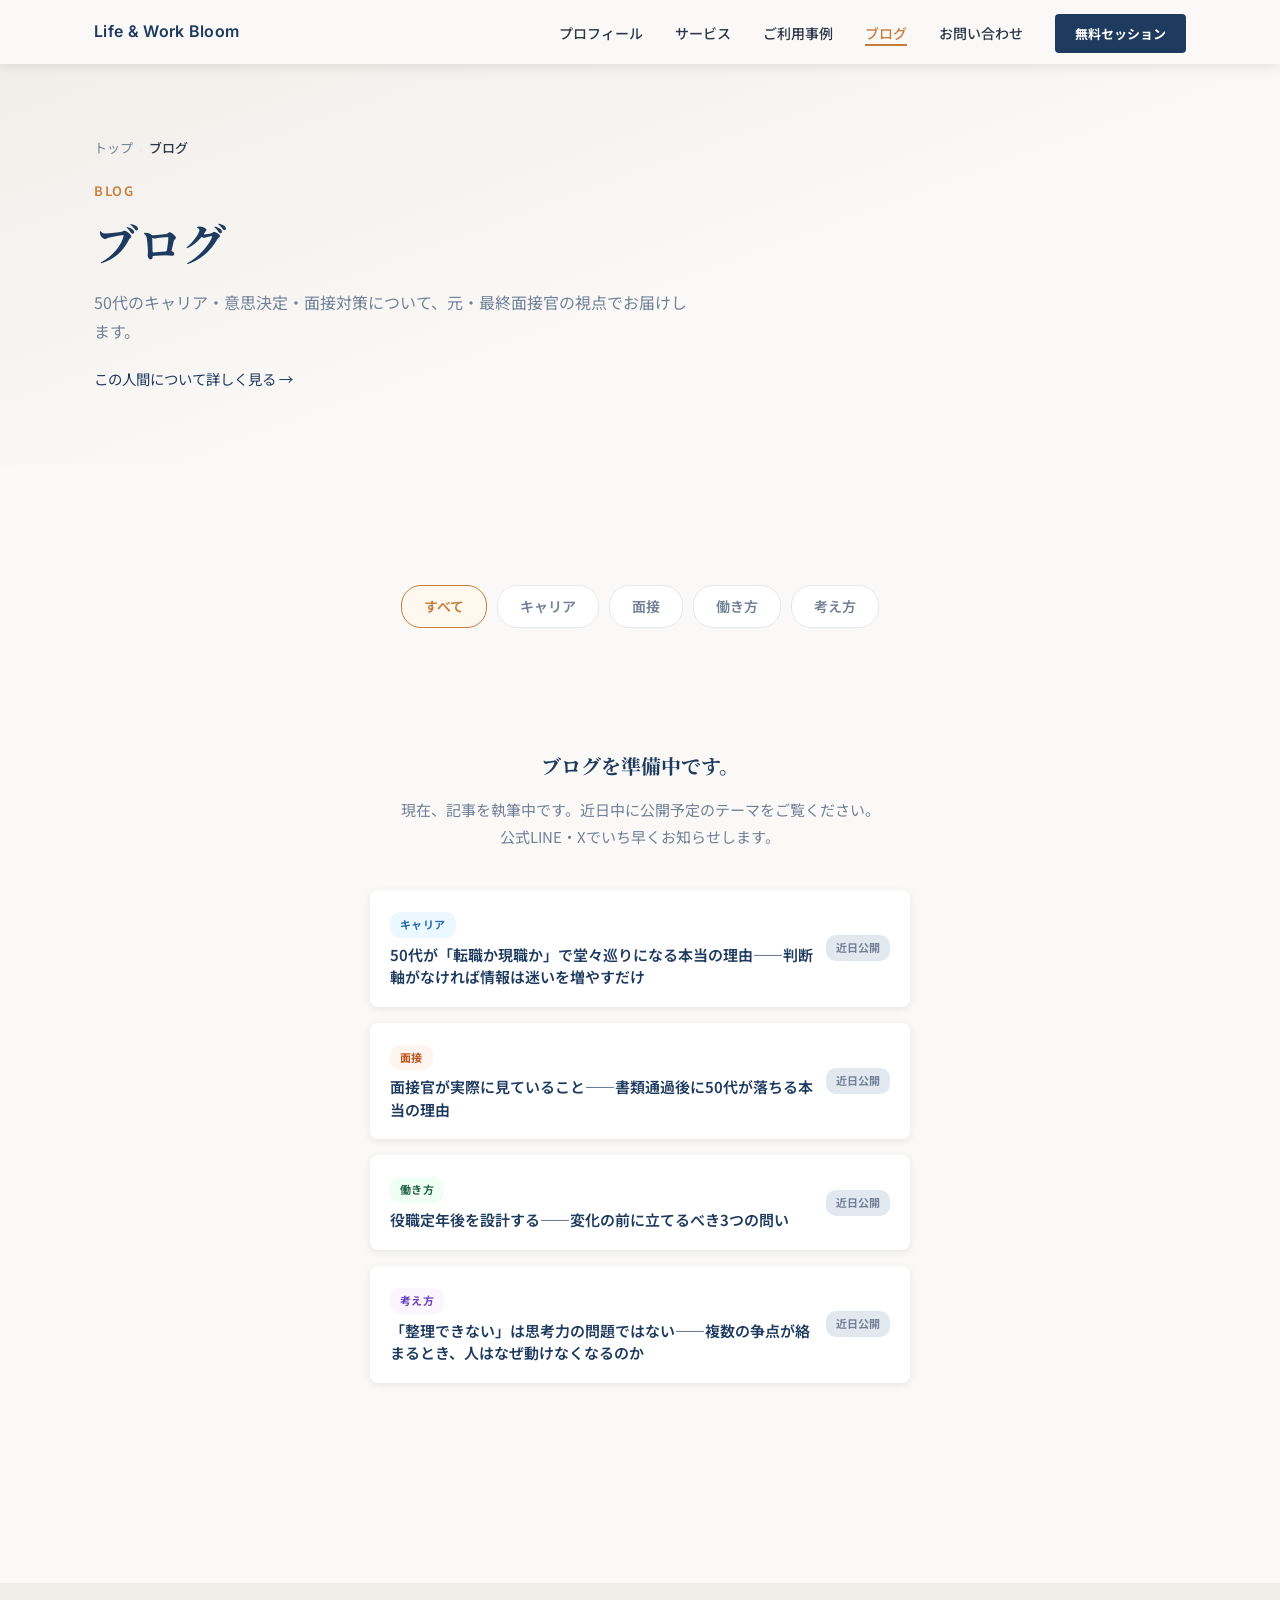
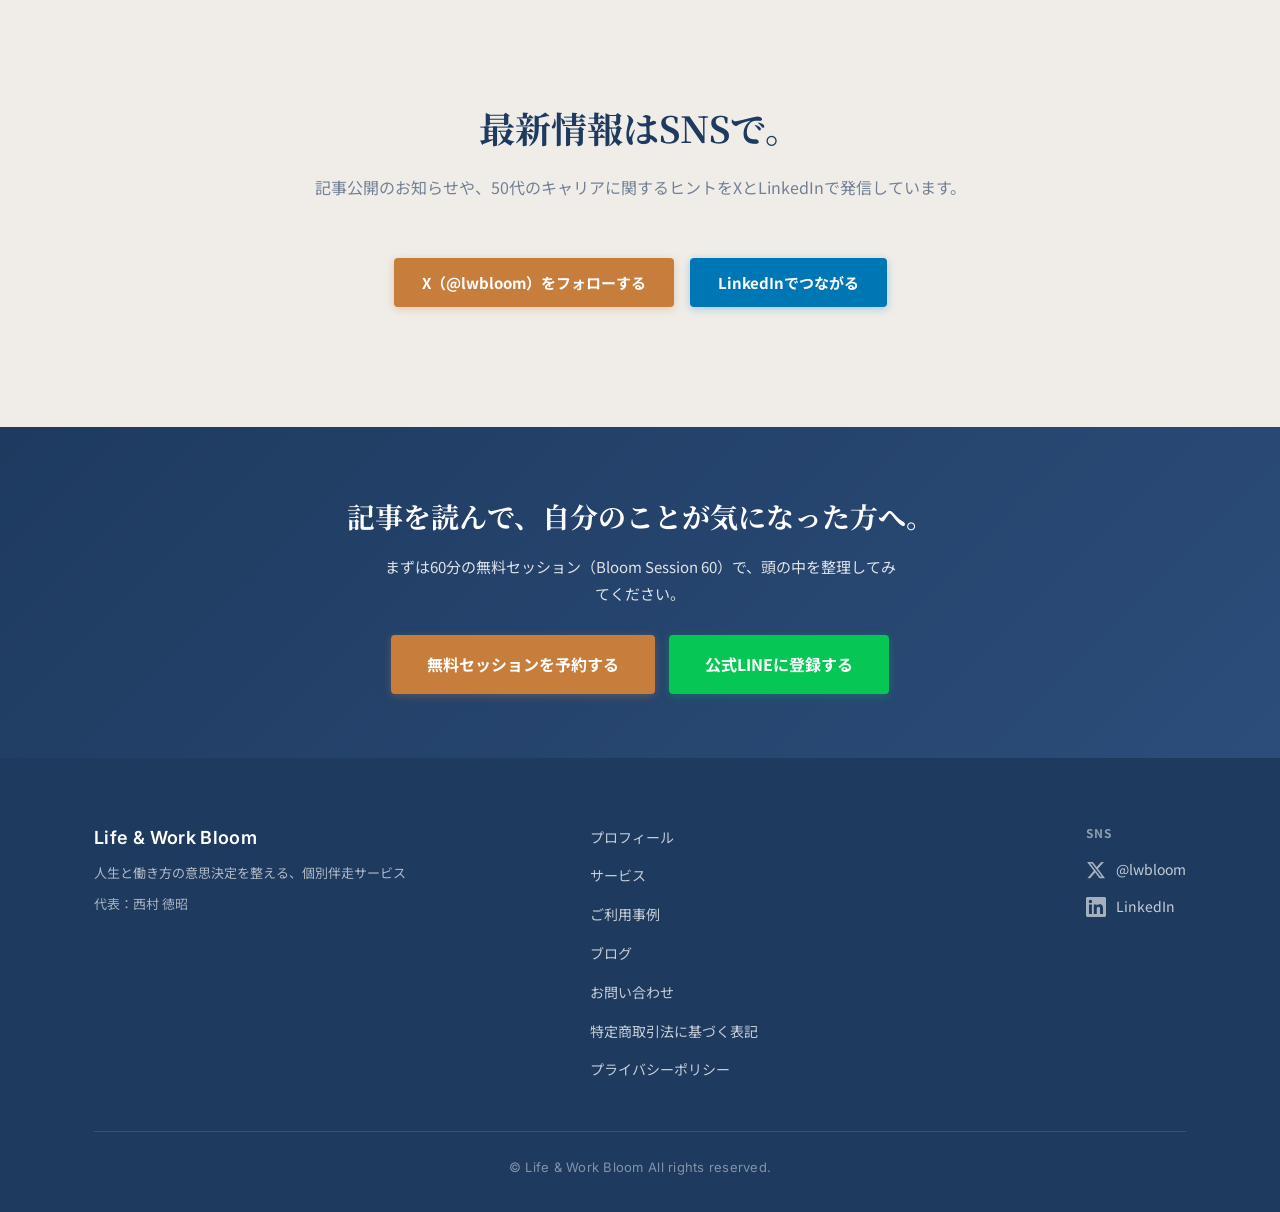
<file: blog/index.html>
<!DOCTYPE html>
<html lang="ja">
<head>
  <!-- Google tag (gtag.js) -->
  <script async src="https://www.googletagmanager.com/gtag/js?id=G-DV33L164MY"></script>
  <script>
    window.dataLayer = window.dataLayer || [];
    function gtag(){dataLayer.push(arguments);}
    gtag('js', new Date());
    gtag('config', 'G-DV33L164MY');
  </script>
  <meta charset="UTF-8">
  <meta name="viewport" content="width=device-width, initial-scale=1.0">
  <title>ブログ｜Life & Work Bloom</title>
  <meta name="description" content="50代のキャリア・意思決定・面接対策に関する情報を発信。Life & Work Bloom代表 西村徳昭によるブログ。転職判断、役職定年、管理職の停滞など実務経験に基づく視点でお届けします。">
  <link rel="canonical" href="https://lwbloom.jp/blog/">

  <link rel="icon" type="image/svg+xml" href="/favicon.svg">
  <link rel="icon" type="image/x-icon" href="/favicon.ico">
  <link rel="apple-touch-icon" sizes="180x180" href="/apple-touch-icon.png">

  <meta property="og:type" content="website">
  <meta property="og:title" content="ブログ｜Life & Work Bloom">
  <meta property="og:description" content="50代のキャリア・意思決定・面接対策に関する情報を、元・最終面接官の視点で発信します。">
  <meta property="og:url" content="https://lwbloom.jp/blog/">
  <meta property="og:image" content="https://lwbloom.jp/images/ogp.jpg">
  <link rel="preconnect" href="https://fonts.googleapis.com">
  <link rel="preconnect" href="https://fonts.gstatic.com" crossorigin>
  <link href="https://fonts.googleapis.com/css2?family=Noto+Serif+JP:wght@400;600;700&family=Noto+Sans+JP:wght@400;500;700&family=Inter:wght@400;500;600&display=swap" rel="stylesheet">
  <link rel="stylesheet" href="../css/styles.css">
</head>
<body>
  <header class="site-header" role="banner">
    <nav class="nav-inner" aria-label="メインナビゲーション">
      <a href="../index.html" class="nav-logo" aria-label="Life &amp; Work Bloom トップページへ">
        <span class="nav-logo-en">Life &amp; Work Bloom</span>
      </a>
      <button class="nav-hamburger" id="navHamburger" aria-expanded="false" aria-controls="navMenu" aria-label="メニューを開く">
        <span class="hamburger-line"></span>
        <span class="hamburger-line"></span>
        <span class="hamburger-line"></span>
      </button>
      <ul class="nav-menu" id="navMenu" role="list">
        <li><a href="../about.html" class="nav-link">プロフィール</a></li>
        <li><a href="../services.html" class="nav-link">サービス</a></li>
        <li><a href="../cases.html" class="nav-link">ご利用事例</a></li>
        <li><a href="index.html" class="nav-link active" aria-current="page">ブログ</a></li>
        <li><a href="../contact.html" class="nav-link">お問い合わせ</a></li>
        <li><a href="https://forms.gle/2vtvnC5zq1N5pTdb9" class="nav-cta" target="_blank" rel="noopener noreferrer">無料セッション</a></li>
      </ul>
    </nav>
  </header>

  <main id="main-content">

    <!-- Page Hero -->
    <section class="page-hero" aria-labelledby="blog-hero-heading">
      <div class="container">
        <nav class="breadcrumb" aria-label="パンくずリスト">
          <a href="../index.html">トップ</a>
          <span class="breadcrumb-sep" aria-hidden="true">›</span>
          <span class="breadcrumb-current">ブログ</span>
        </nav>
        <p class="page-hero-eyebrow">Blog</p>
        <h1 id="blog-hero-heading" class="page-hero-title">ブログ</h1>
        <p class="page-hero-lead">50代のキャリア・意思決定・面接対策について、元・最終面接官の視点でお届けします。</p>
        <a href="../about.html" class="hero-about-link">この人間について詳しく見る →</a>
      </div>
    </section>

    <!-- Blog List -->
    <section class="section-padding" aria-label="ブログ記事一覧">
      <div class="container">

        <!-- Category Filter -->
        <div class="blog-filter fade-in" role="group" aria-label="カテゴリフィルター">
          <button class="filter-btn is-active" data-filter="all">すべて</button>
          <button class="filter-btn" data-filter="career">キャリア</button>
          <button class="filter-btn" data-filter="interview">面接</button>
          <button class="filter-btn" data-filter="life">働き方</button>
          <button class="filter-btn" data-filter="mindset">考え方</button>
        </div>

        <!-- Empty State: 記事準備中 -->
        <div class="blog-empty fade-in" id="blogEmptyState">
          <p class="blog-empty-title">ブログを準備中です。</p>
          <p class="blog-empty-body">現在、記事を執筆中です。近日中に公開予定のテーマをご覧ください。公式LINE・Xでいち早くお知らせします。</p>

          <div class="blog-coming-list" aria-label="近日公開予定の記事">
            <div class="blog-coming-item">
              <div>
                <span class="tag tag-career">キャリア</span>
                <p class="blog-coming-title">50代が「転職か現職か」で堂々巡りになる本当の理由——判断軸がなければ情報は迷いを増やすだけ</p>
              </div>
              <span class="blog-coming-badge">近日公開</span>
            </div>
            <div class="blog-coming-item">
              <div>
                <span class="tag tag-interview">面接</span>
                <p class="blog-coming-title">面接官が実際に見ていること——書類通過後に50代が落ちる本当の理由</p>
              </div>
              <span class="blog-coming-badge">近日公開</span>
            </div>
            <div class="blog-coming-item">
              <div>
                <span class="tag tag-life">働き方</span>
                <p class="blog-coming-title">役職定年後を設計する——変化の前に立てるべき3つの問い</p>
              </div>
              <span class="blog-coming-badge">近日公開</span>
            </div>
            <div class="blog-coming-item">
              <div>
                <span class="tag tag-mindset">考え方</span>
                <p class="blog-coming-title">「整理できない」は思考力の問題ではない——複数の争点が絡まるとき、人はなぜ動けなくなるのか</p>
              </div>
              <span class="blog-coming-badge">近日公開</span>
            </div>
          </div>
        </div>

        <!-- Blog Grid (hidden until articles exist; template shown as comment) -->
        <div class="blog-grid" id="blogGrid" style="display:none" aria-label="記事一覧">
          <!-- 記事カードのテンプレート（実際の記事追加時はここに挿入）
          <a href="posts/article-slug.html" class="blog-card" data-category="career">
            <div class="blog-card-thumb">
              <img src="../images/blog/article-thumb.jpg" alt="記事サムネイル" width="400" height="225" loading="lazy">
            </div>
            <div class="blog-card-body">
              <div class="blog-card-meta">
                <time class="blog-card-date" datetime="2025-01-15">2025年1月15日</time>
                <span class="tag tag-career">キャリア</span>
              </div>
              <h2 class="blog-card-title">記事タイトルが入ります</h2>
              <p class="blog-card-excerpt">記事の抜粋テキストが入ります。2〜3行程度の概要を記載します。</p>
              <span class="blog-card-more">続きを読む →</span>
            </div>
          </a>
          -->
        </div>

      </div>
    </section>

    <!-- SNS誘導 -->
    <section class="section-padding section-alt" aria-labelledby="sns-heading">
      <div class="container">
        <div class="section-header fade-in">
          <h2 id="sns-heading" class="section-title">最新情報はSNSで。</h2>
          <p class="section-lead">記事公開のお知らせや、50代のキャリアに関するヒントをXとLinkedInで発信しています。</p>
        </div>
        <div class="sns-btns fade-in">
          <a href="https://twitter.com/lwbloom" class="btn btn-primary" target="_blank" rel="noopener noreferrer">
            X（@lwbloom）をフォローする
          </a>
          <a href="https://www.linkedin.com/in/lwbloom" class="btn btn-linkedin" target="_blank" rel="noopener noreferrer">
            LinkedInでつながる
          </a>
        </div>
      </div>
    </section>

    <!-- CTA -->
    <section class="inner-cta" aria-labelledby="blog-cta-heading">
      <div class="container">
        <h2 id="blog-cta-heading" class="inner-cta-title">記事を読んで、自分のことが気になった方へ。</h2>
        <p class="inner-cta-body">まずは60分の無料セッション（Bloom Session 60）で、頭の中を整理してみてください。</p>
        <div class="inner-cta-btns">
          <a href="https://forms.gle/2vtvnC5zq1N5pTdb9" class="btn btn-primary btn-lg" target="_blank" rel="noopener noreferrer">無料セッションを予約する</a>
          <a href="https://line.me/R/ti/p/@937kcnma" class="btn btn-line btn-lg" target="_blank" rel="noopener noreferrer">公式LINEに登録する</a>
        </div>
      </div>
    </section>

  </main>

  <footer class="site-footer" role="contentinfo">
    <div class="container">
      <div class="footer-inner">
        <div class="footer-brand">
          <p class="footer-logo">Life &amp; Work Bloom</p>
          <p class="footer-tagline">人生と働き方の意思決定を整える、個別伴走サービス</p>
          <p class="footer-rep">代表：西村 徳昭</p>
        </div>
        <nav class="footer-nav" aria-label="フッターナビゲーション">
          <ul role="list">
            <li><a href="../about.html">プロフィール</a></li>
            <li><a href="../services.html">サービス</a></li>
            <li><a href="../cases.html">ご利用事例</a></li>
            <li><a href="index.html">ブログ</a></li>
            <li><a href="../contact.html">お問い合わせ</a></li>
            <li><a href="../legal.html">特定商取引法に基づく表記</a></li>
            <li><a href="../privacy.html">プライバシーポリシー</a></li>
          </ul>
        </nav>
        <div class="footer-social">
          <p class="footer-social-label">SNS</p>
          <ul class="footer-social-list" role="list">
            <li>
              <a href="https://twitter.com/lwbloom" target="_blank" rel="noopener noreferrer" aria-label="X（旧Twitter）@lwbloom">
                <svg class="social-icon" aria-hidden="true" viewBox="0 0 24 24" fill="currentColor" width="20" height="20"><path d="M18.244 2.25h3.308l-7.227 8.26 8.502 11.24H16.17l-5.214-6.817L4.99 21.75H1.68l7.73-8.835L1.254 2.25H8.08l4.713 6.231zm-1.161 17.52h1.833L7.084 4.126H5.117z"/></svg>
                <span>@lwbloom</span>
              </a>
            </li>
            <li>
              <a href="https://www.linkedin.com/in/lwbloom" target="_blank" rel="noopener noreferrer" aria-label="LinkedIn lwbloom">
                <svg class="social-icon" aria-hidden="true" viewBox="0 0 24 24" fill="currentColor" width="20" height="20"><path d="M20.447 20.452h-3.554v-5.569c0-1.328-.027-3.037-1.852-3.037-1.853 0-2.136 1.445-2.136 2.939v5.667H9.351V9h3.414v1.561h.046c.477-.9 1.637-1.85 3.37-1.85 3.601 0 4.267 2.37 4.267 5.455v6.286zM5.337 7.433a2.062 2.062 0 01-2.063-2.065 2.064 2.064 0 112.063 2.065zm1.782 13.019H3.555V9h3.564v11.452zM22.225 0H1.771C.792 0 0 .774 0 1.729v20.542C0 23.227.792 24 1.771 24h20.451C23.2 24 24 23.227 24 22.271V1.729C24 .774 23.2 0 22.222 0h.003z"/></svg>
                <span>LinkedIn</span>
              </a>
            </li>
          </ul>
        </div>
      </div>
      <div class="footer-bottom">
        <p class="footer-copyright">&copy; Life &amp; Work Bloom All rights reserved.</p>
      </div>
    </div>
  </footer>

  <script src="../js/scripts.js" defer></script>
</body>
</html>
</file>
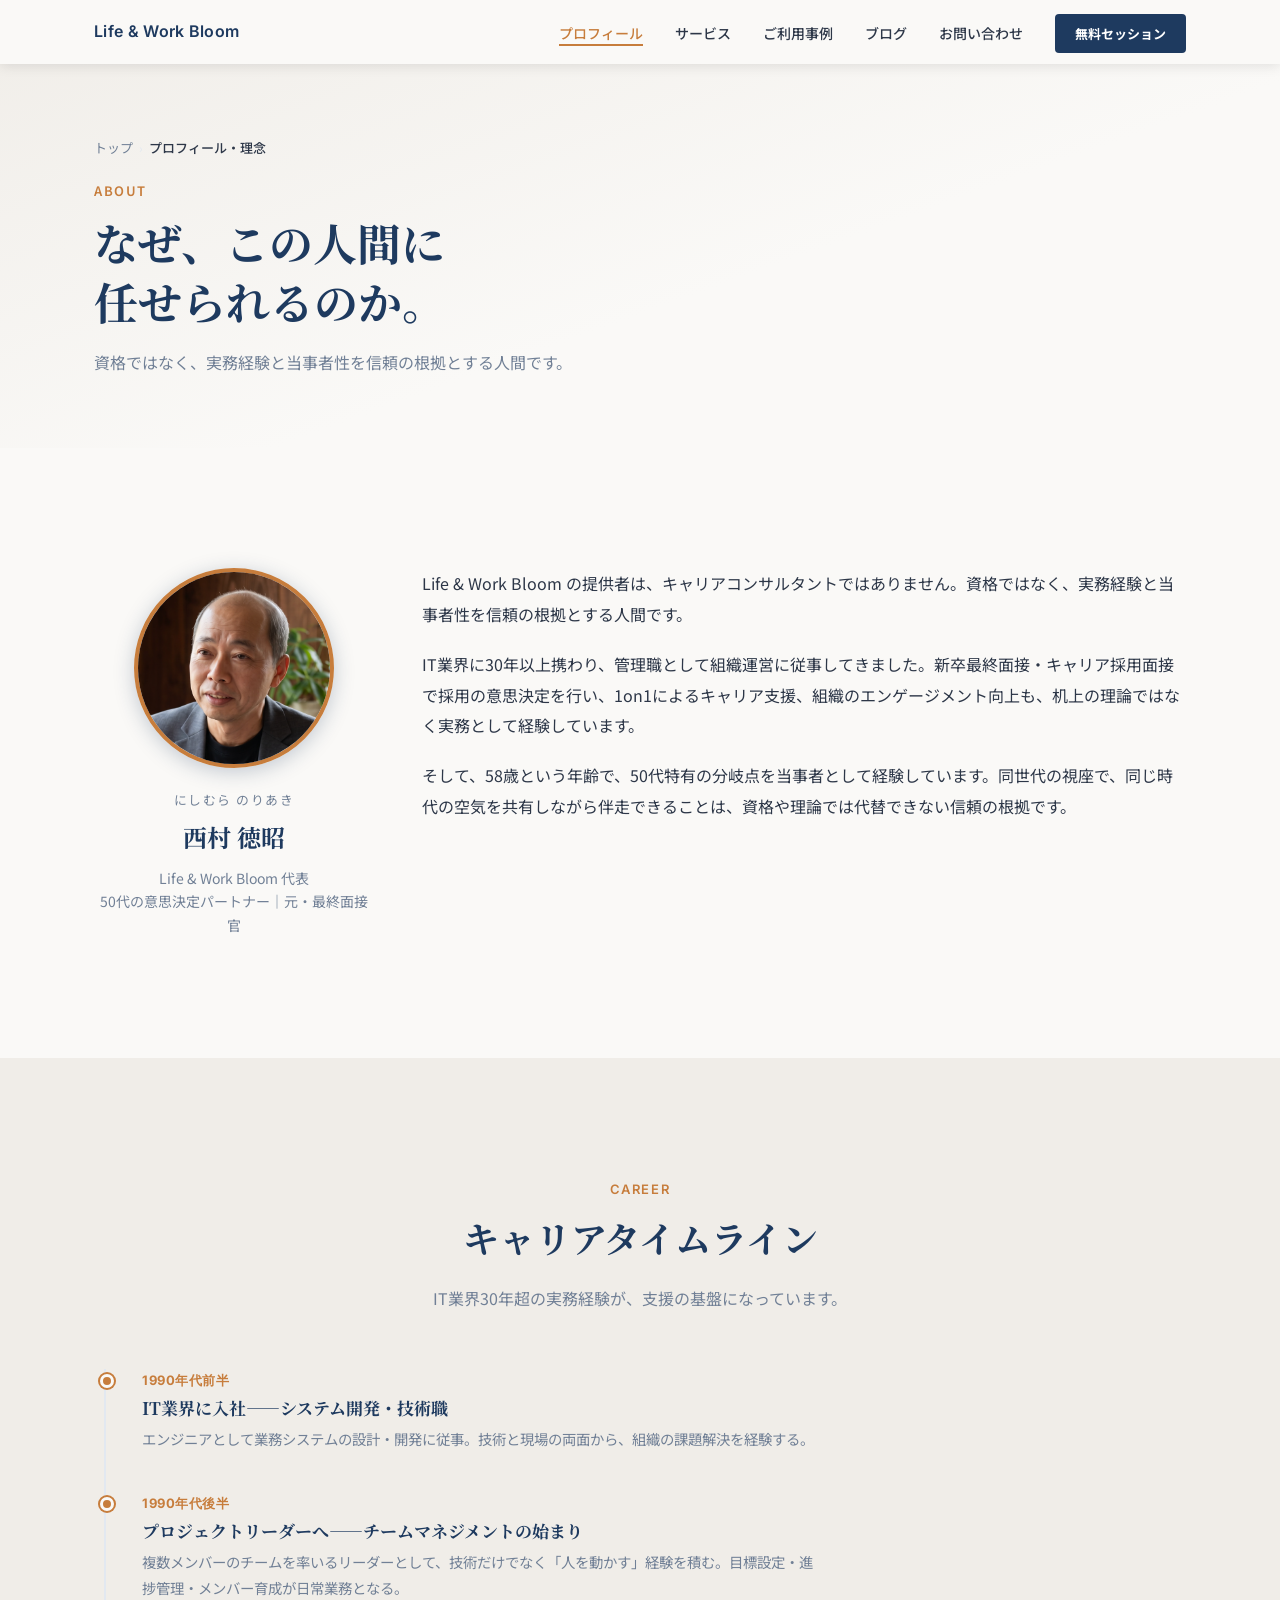
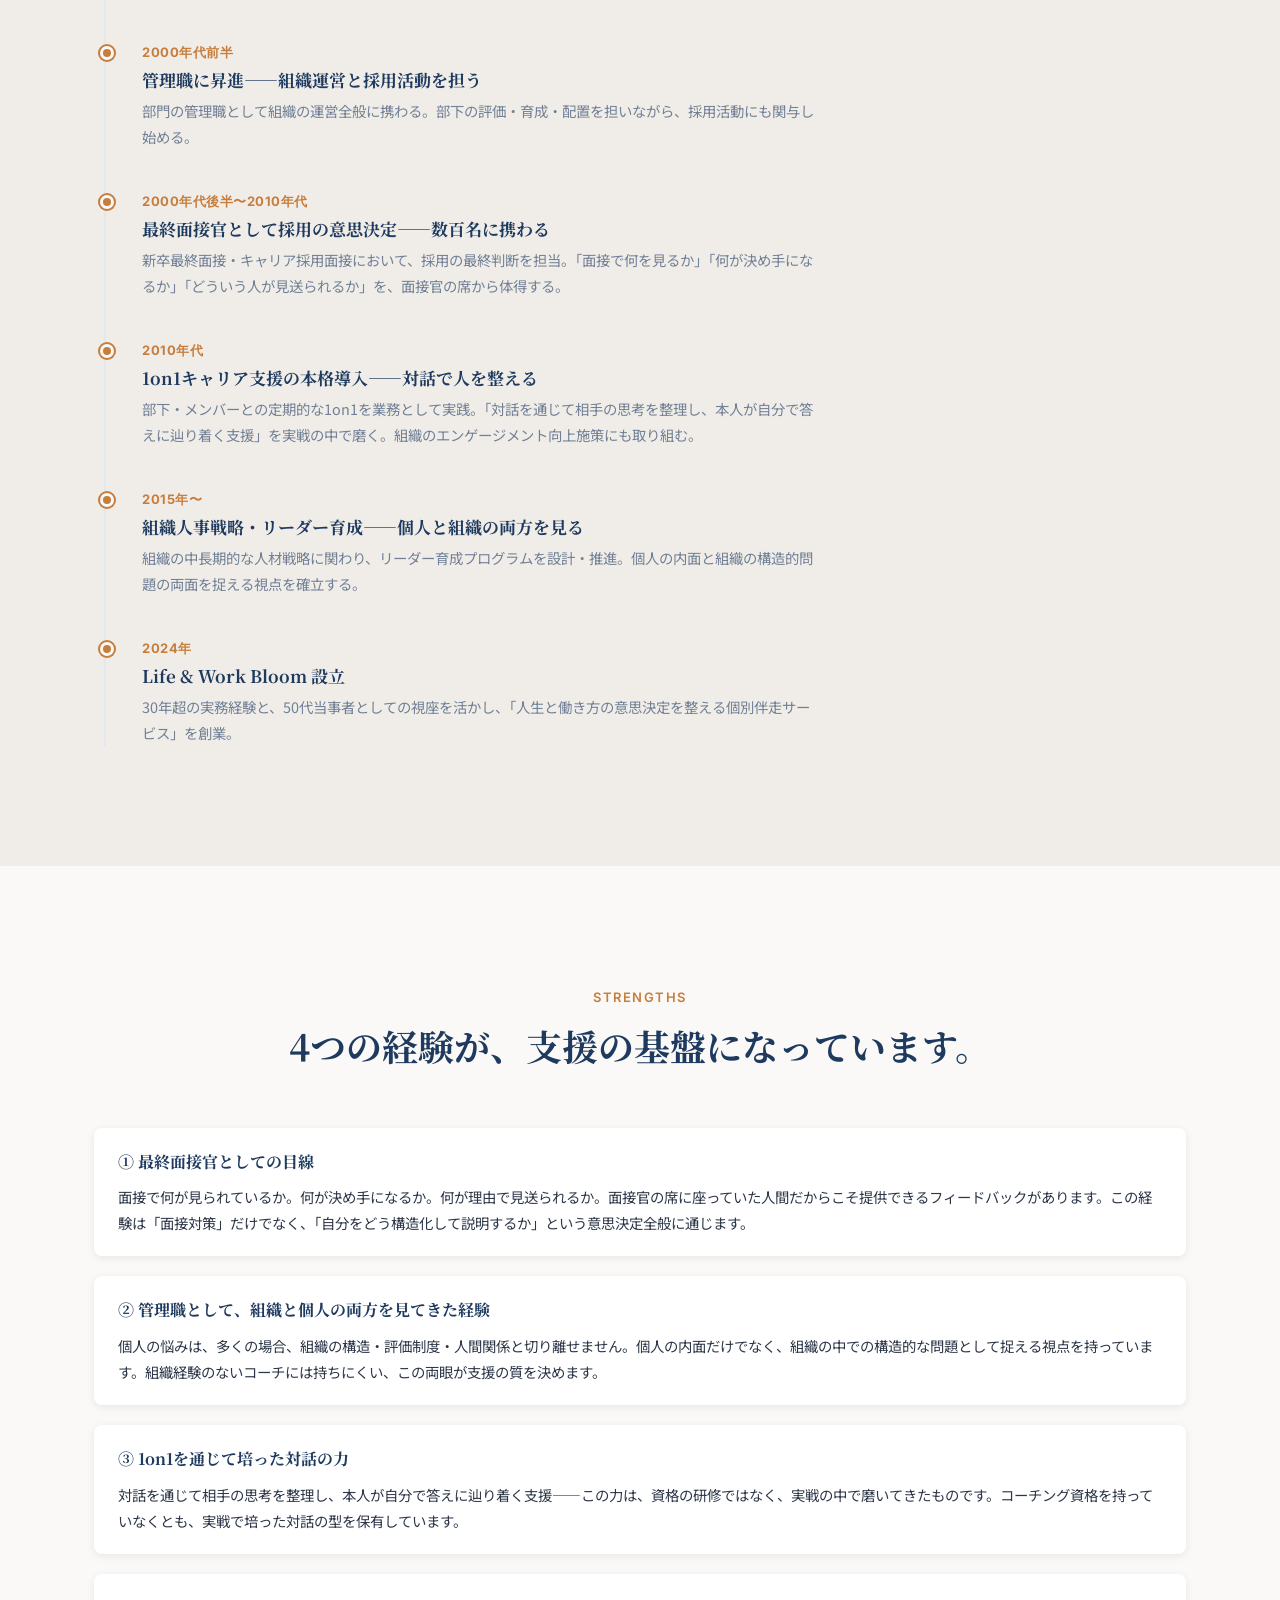
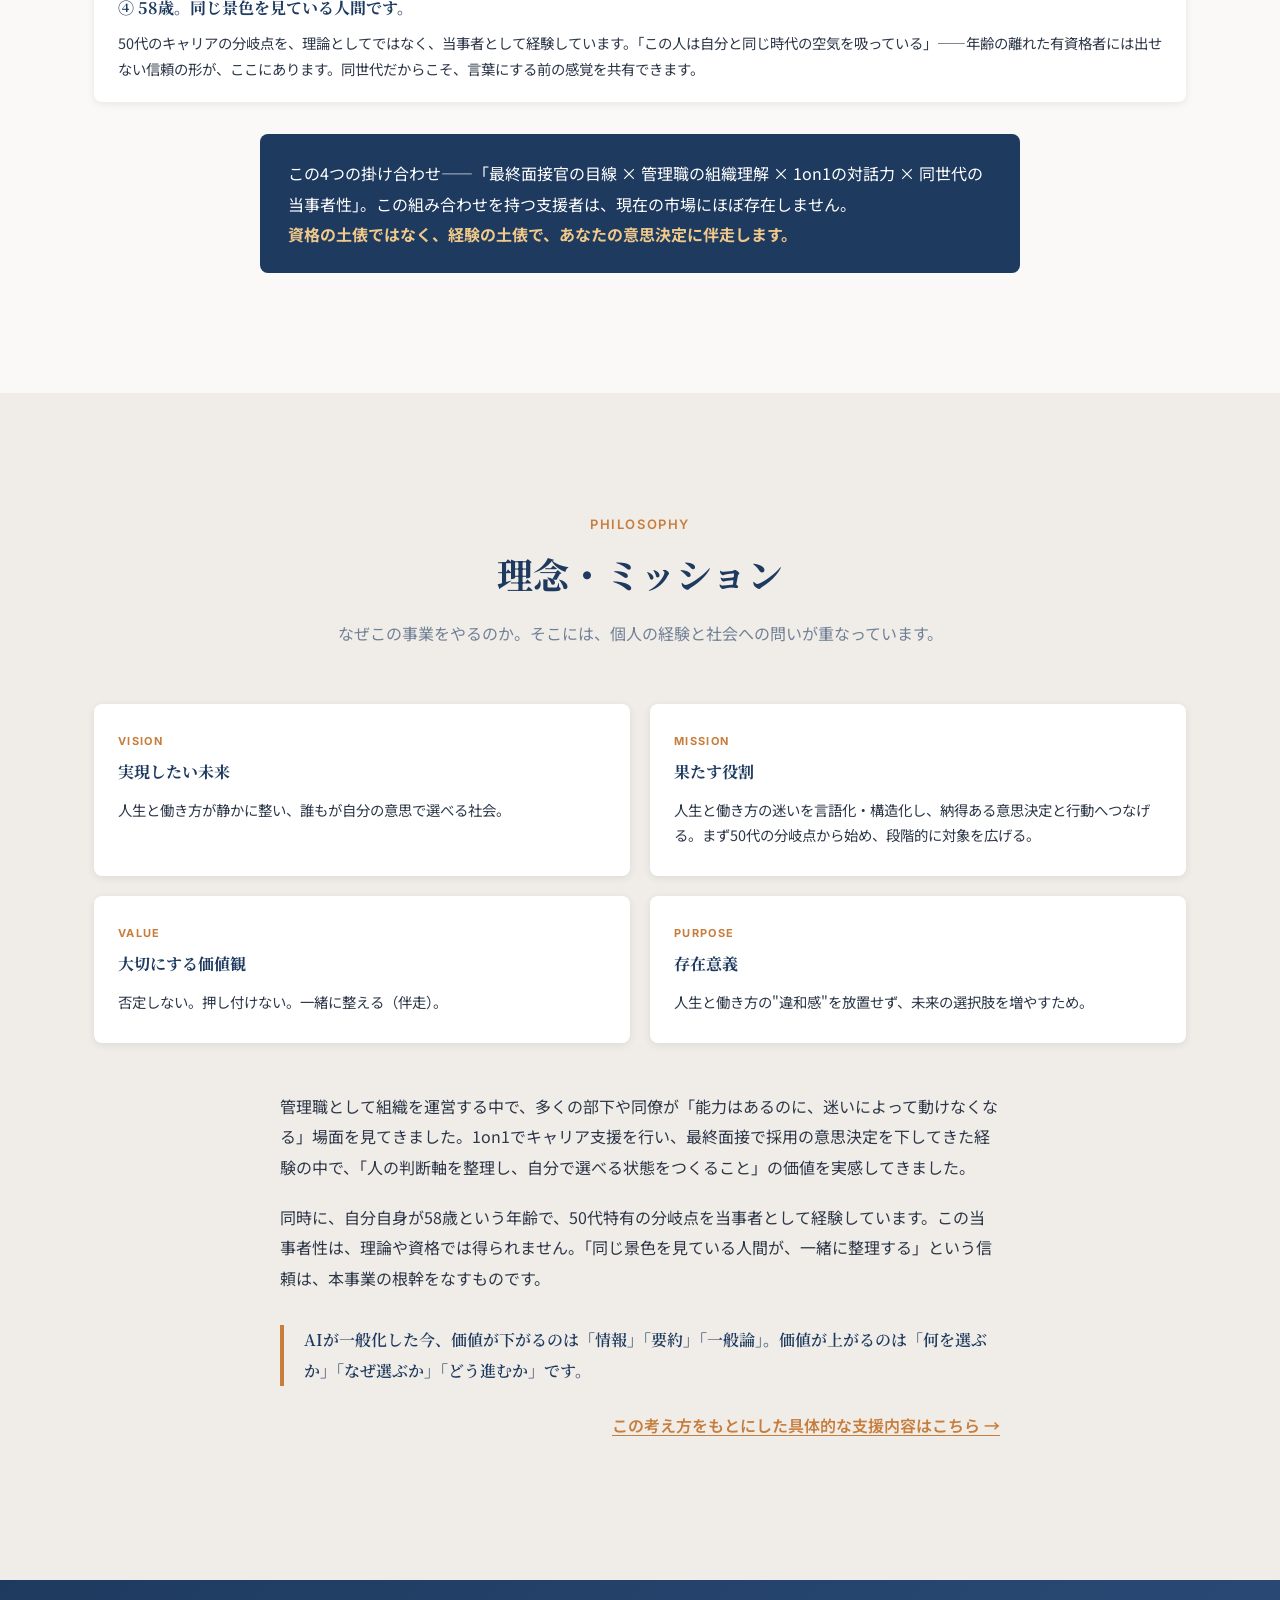
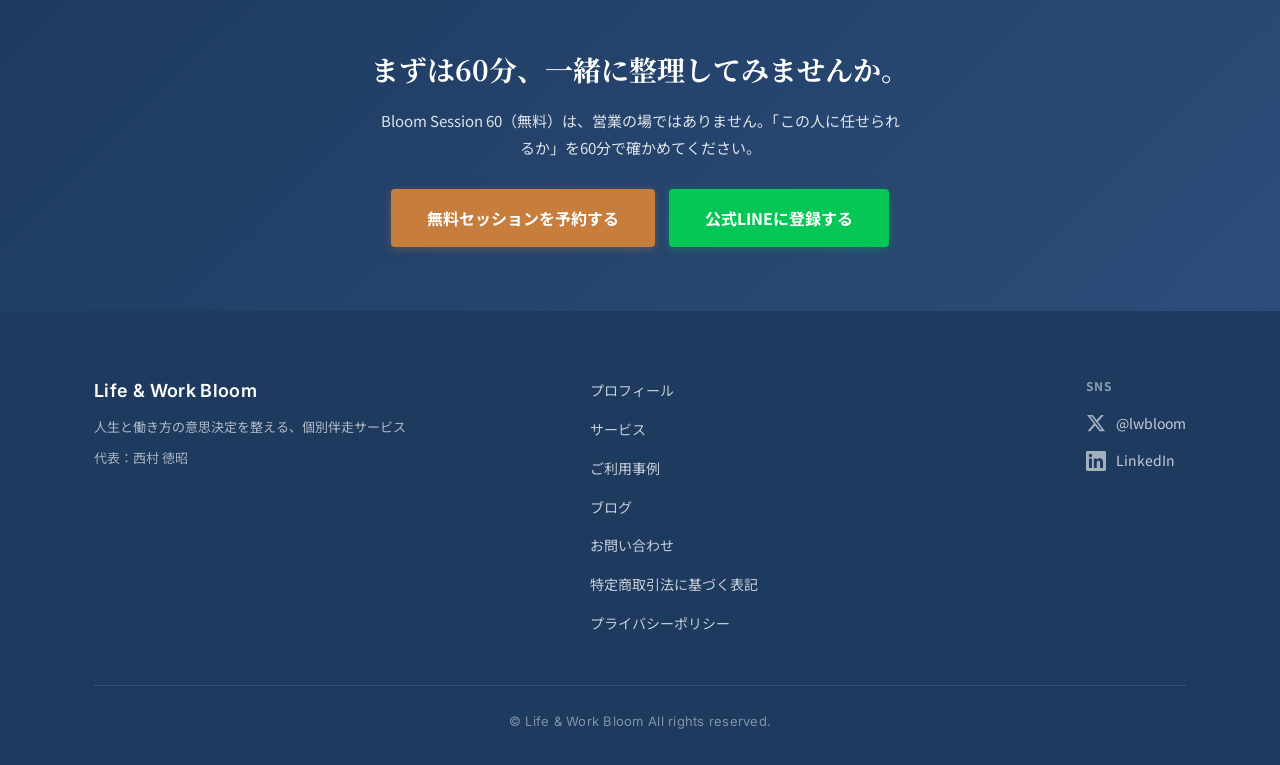
<file: about.html>
<!DOCTYPE html>
<html lang="ja">
<head>
  <!-- Google tag (gtag.js) -->
  <script async src="https://www.googletagmanager.com/gtag/js?id=G-DV33L164MY"></script>
  <script>
    window.dataLayer = window.dataLayer || [];
    function gtag(){dataLayer.push(arguments);}
    gtag('js', new Date());
    gtag('config', 'G-DV33L164MY');
  </script>
  <meta charset="UTF-8">
  <meta name="viewport" content="width=device-width, initial-scale=1.0">
  <title>プロフィール・理念｜Life & Work Bloom</title>
  <meta name="description" content="Life & Work Bloom代表 西村徳昭のプロフィール。IT業界30年超の実務経験と、元・最終面接官としての知見をもとに、50代の意思決定に伴走します。">
  <link rel="canonical" href="https://lwbloom.jp/about.html">

  <link rel="icon" type="image/svg+xml" href="/favicon.svg">
  <link rel="icon" type="image/x-icon" href="/favicon.ico">
  <link rel="apple-touch-icon" sizes="180x180" href="/apple-touch-icon.png">

  <meta property="og:type" content="website">
  <meta property="og:title" content="プロフィール・理念｜Life & Work Bloom">
  <meta property="og:description" content="IT業界30年超・元最終面接官・58歳の当事者として、50代の人生と働き方の意思決定に伴走します。">
  <meta property="og:url" content="https://lwbloom.jp/about.html">
  <meta property="og:image" content="https://lwbloom.jp/images/ogp.jpg">
  <link rel="preconnect" href="https://fonts.googleapis.com">
  <link rel="preconnect" href="https://fonts.gstatic.com" crossorigin>
  <link href="https://fonts.googleapis.com/css2?family=Noto+Serif+JP:wght@400;600;700&family=Noto+Sans+JP:wght@400;500;700&family=Inter:wght@400;500;600&display=swap" rel="stylesheet">
  <link rel="stylesheet" href="css/styles.css">
</head>
<body>
  <header class="site-header" role="banner">
    <nav class="nav-inner" aria-label="メインナビゲーション">
      <a href="index.html" class="nav-logo" aria-label="Life &amp; Work Bloom トップページへ">
        <span class="nav-logo-en">Life &amp; Work Bloom</span>
      </a>
      <button class="nav-hamburger" id="navHamburger" aria-expanded="false" aria-controls="navMenu" aria-label="メニューを開く">
        <span class="hamburger-line"></span>
        <span class="hamburger-line"></span>
        <span class="hamburger-line"></span>
      </button>
      <ul class="nav-menu" id="navMenu" role="list">
        <li><a href="about.html" class="nav-link active" aria-current="page">プロフィール</a></li>
        <li><a href="services.html" class="nav-link">サービス</a></li>
        <li><a href="cases.html" class="nav-link">ご利用事例</a></li>
        <li><a href="blog/index.html" class="nav-link">ブログ</a></li>
        <li><a href="contact.html" class="nav-link">お問い合わせ</a></li>
        <li><a href="https://forms.gle/2vtvnC5zq1N5pTdb9" class="nav-cta" target="_blank" rel="noopener noreferrer">無料セッション</a></li>
      </ul>
    </nav>
  </header>

  <main id="main-content">

    <!-- Page Hero -->
    <section class="page-hero" aria-labelledby="about-hero-heading">
      <div class="container">
        <nav class="breadcrumb" aria-label="パンくずリスト">
          <a href="index.html">トップ</a>
          <span class="breadcrumb-sep" aria-hidden="true">›</span>
          <span class="breadcrumb-current">プロフィール・理念</span>
        </nav>
        <p class="page-hero-eyebrow">About</p>
        <h1 id="about-hero-heading" class="page-hero-title">なぜ、この人間に<br>任せられるのか。</h1>
        <p class="page-hero-lead">資格ではなく、実務経験と当事者性を信頼の根拠とする人間です。</p>
      </div>
    </section>

    <!-- Profile -->
    <section class="section-padding" aria-labelledby="profile-heading">
      <div class="container">
        <div class="about-content">
          <div class="about-profile fade-in">
            <div class="about-photo-wrapper">
              <img src="images/Profile.png" alt="西村 徳昭 プロフィール写真" class="about-photo" width="200" height="200">
            </div>
            <div class="about-name-block">
              <p class="about-name-kana">にしむら のりあき</p>
              <h2 id="profile-heading" class="about-name">西村 徳昭</h2>
              <p class="about-role">Life &amp; Work Bloom 代表<br>50代の意思決定パートナー｜元・最終面接官</p>
            </div>
          </div>
          <div class="about-body fade-in">
            <p>Life &amp; Work Bloom の提供者は、キャリアコンサルタントではありません。資格ではなく、実務経験と当事者性を信頼の根拠とする人間です。</p>
            <p>IT業界に30年以上携わり、管理職として組織運営に従事してきました。新卒最終面接・キャリア採用面接で採用の意思決定を行い、1on1によるキャリア支援、組織のエンゲージメント向上も、机上の理論ではなく実務として経験しています。</p>
            <p>そして、58歳という年齢で、50代特有の分岐点を当事者として経験しています。同世代の視座で、同じ時代の空気を共有しながら伴走できることは、資格や理論では代替できない信頼の根拠です。</p>
          </div>
        </div>
      </div>
    </section>

    <!-- Career Timeline -->
    <section class="section-padding section-alt" aria-labelledby="timeline-heading">
      <div class="container">
        <div class="section-header fade-in">
          <p class="section-eyebrow">Career</p>
          <h2 id="timeline-heading" class="section-title">キャリアタイムライン</h2>
          <p class="section-lead">IT業界30年超の実務経験が、支援の基盤になっています。</p>
        </div>
        <div class="timeline fade-in">
          <div class="timeline-item">
            <p class="timeline-period">1990年代前半</p>
            <p class="timeline-event">IT業界に入社——システム開発・技術職</p>
            <p class="timeline-detail">エンジニアとして業務システムの設計・開発に従事。技術と現場の両面から、組織の課題解決を経験する。</p>
          </div>
          <div class="timeline-item">
            <p class="timeline-period">1990年代後半</p>
            <p class="timeline-event">プロジェクトリーダーへ——チームマネジメントの始まり</p>
            <p class="timeline-detail">複数メンバーのチームを率いるリーダーとして、技術だけでなく「人を動かす」経験を積む。目標設定・進捗管理・メンバー育成が日常業務となる。</p>
          </div>
          <div class="timeline-item">
            <p class="timeline-period">2000年代前半</p>
            <p class="timeline-event">管理職に昇進——組織運営と採用活動を担う</p>
            <p class="timeline-detail">部門の管理職として組織の運営全般に携わる。部下の評価・育成・配置を担いながら、採用活動にも関与し始める。</p>
          </div>
          <div class="timeline-item">
            <p class="timeline-period">2000年代後半〜2010年代</p>
            <p class="timeline-event">最終面接官として採用の意思決定——数百名に携わる</p>
            <p class="timeline-detail">新卒最終面接・キャリア採用面接において、採用の最終判断を担当。「面接で何を見るか」「何が決め手になるか」「どういう人が見送られるか」を、面接官の席から体得する。</p>
          </div>
          <div class="timeline-item">
            <p class="timeline-period">2010年代</p>
            <p class="timeline-event">1on1キャリア支援の本格導入——対話で人を整える</p>
            <p class="timeline-detail">部下・メンバーとの定期的な1on1を業務として実践。「対話を通じて相手の思考を整理し、本人が自分で答えに辿り着く支援」を実戦の中で磨く。組織のエンゲージメント向上施策にも取り組む。</p>
          </div>
          <div class="timeline-item">
            <p class="timeline-period">2015年〜</p>
            <p class="timeline-event">組織人事戦略・リーダー育成——個人と組織の両方を見る</p>
            <p class="timeline-detail">組織の中長期的な人材戦略に関わり、リーダー育成プログラムを設計・推進。個人の内面と組織の構造的問題の両面を捉える視点を確立する。</p>
          </div>
          <div class="timeline-item">
            <p class="timeline-period">2024年</p>
            <p class="timeline-event">Life &amp; Work Bloom 設立</p>
            <p class="timeline-detail">30年超の実務経験と、50代当事者としての視座を活かし、「人生と働き方の意思決定を整える個別伴走サービス」を創業。</p>
          </div>
        </div>
      </div>
    </section>

    <!-- 4 Strengths -->
    <section class="section-padding" aria-labelledby="strengths-heading">
      <div class="container">
        <div class="section-header fade-in">
          <p class="section-eyebrow">Strengths</p>
          <h2 id="strengths-heading" class="section-title">4つの経験が、支援の基盤になっています。</h2>
        </div>
        <div class="about-body fade-in">
          <ol class="about-strengths" role="list">
            <li class="about-strength fade-in">
              <h3 class="about-strength-title">① 最終面接官としての目線</h3>
              <p>面接で何が見られているか。何が決め手になるか。何が理由で見送られるか。面接官の席に座っていた人間だからこそ提供できるフィードバックがあります。この経験は「面接対策」だけでなく、「自分をどう構造化して説明するか」という意思決定全般に通じます。</p>
            </li>
            <li class="about-strength fade-in">
              <h3 class="about-strength-title">② 管理職として、組織と個人の両方を見てきた経験</h3>
              <p>個人の悩みは、多くの場合、組織の構造・評価制度・人間関係と切り離せません。個人の内面だけでなく、組織の中での構造的な問題として捉える視点を持っています。組織経験のないコーチには持ちにくい、この両眼が支援の質を決めます。</p>
            </li>
            <li class="about-strength fade-in">
              <h3 class="about-strength-title">③ 1on1を通じて培った対話の力</h3>
              <p>対話を通じて相手の思考を整理し、本人が自分で答えに辿り着く支援――この力は、資格の研修ではなく、実戦の中で磨いてきたものです。コーチング資格を持っていなくとも、実戦で培った対話の型を保有しています。</p>
            </li>
            <li class="about-strength fade-in">
              <h3 class="about-strength-title">④ 58歳。同じ景色を見ている人間です。</h3>
              <p>50代のキャリアの分岐点を、理論としてではなく、当事者として経験しています。「この人は自分と同じ時代の空気を吸っている」――年齢の離れた有資格者には出せない信頼の形が、ここにあります。同世代だからこそ、言葉にする前の感覚を共有できます。</p>
            </li>
          </ol>
        </div>
        <div class="about-summary about-summary--wide fade-in">
          この4つの掛け合わせ――「最終面接官の目線 × 管理職の組織理解 × 1on1の対話力 × 同世代の当事者性」。この組み合わせを持つ支援者は、現在の市場にほぼ存在しません。<br><strong>資格の土俵ではなく、経験の土俵で、あなたの意思決定に伴走します。</strong>
        </div>
      </div>
    </section>

    <!-- Vision / Mission / Value / Purpose -->
    <section class="section-padding section-alt" aria-labelledby="vmvp-heading">
      <div class="container">
        <div class="section-header fade-in">
          <p class="section-eyebrow">Philosophy</p>
          <h2 id="vmvp-heading" class="section-title">理念・ミッション</h2>
          <p class="section-lead">なぜこの事業をやるのか。そこには、個人の経験と社会への問いが重なっています。</p>
        </div>
        <div class="vmvp-grid">
          <div class="vmvp-card fade-in">
            <p class="vmvp-label">Vision</p>
            <p class="vmvp-title">実現したい未来</p>
            <p class="vmvp-body">人生と働き方が静かに整い、誰もが自分の意思で選べる社会。</p>
          </div>
          <div class="vmvp-card fade-in">
            <p class="vmvp-label">Mission</p>
            <p class="vmvp-title">果たす役割</p>
            <p class="vmvp-body">人生と働き方の迷いを言語化・構造化し、納得ある意思決定と行動へつなげる。まず50代の分岐点から始め、段階的に対象を広げる。</p>
          </div>
          <div class="vmvp-card fade-in">
            <p class="vmvp-label">Value</p>
            <p class="vmvp-title">大切にする価値観</p>
            <p class="vmvp-body">否定しない。押し付けない。一緒に整える（伴走）。</p>
          </div>
          <div class="vmvp-card fade-in">
            <p class="vmvp-label">Purpose</p>
            <p class="vmvp-title">存在意義</p>
            <p class="vmvp-body">人生と働き方の"違和感"を放置せず、未来の選択肢を増やすため。</p>
          </div>
        </div>

        <div class="structure-content vmvp-note fade-in">
          <p>管理職として組織を運営する中で、多くの部下や同僚が「能力はあるのに、迷いによって動けなくなる」場面を見てきました。1on1でキャリア支援を行い、最終面接で採用の意思決定を下してきた経験の中で、「人の判断軸を整理し、自分で選べる状態をつくること」の価値を実感してきました。</p>
          <p>同時に、自分自身が58歳という年齢で、50代特有の分岐点を当事者として経験しています。この当事者性は、理論や資格では得られません。「同じ景色を見ている人間が、一緒に整理する」という信頼は、本事業の根幹をなすものです。</p>
          <p class="structure-emphasis">AIが一般化した今、価値が下がるのは「情報」「要約」「一般論」。価値が上がるのは「何を選ぶか」「なぜ選ぶか」「どう進むか」です。</p>
          <p class="vmvp-note-link"><a href="services.html">この考え方をもとにした具体的な支援内容はこちら →</a></p>
        </div>
      </div>
    </section>

    <!-- CTA -->
    <section class="inner-cta" aria-labelledby="about-cta-heading">
      <div class="container">
        <h2 id="about-cta-heading" class="inner-cta-title">まずは60分、一緒に整理してみませんか。</h2>
        <p class="inner-cta-body">Bloom Session 60（無料）は、営業の場ではありません。「この人に任せられるか」を60分で確かめてください。</p>
        <div class="inner-cta-btns">
          <a href="https://forms.gle/2vtvnC5zq1N5pTdb9" class="btn btn-primary btn-lg" target="_blank" rel="noopener noreferrer">無料セッションを予約する</a>
          <a href="https://line.me/R/ti/p/@937kcnma" class="btn btn-line btn-lg" target="_blank" rel="noopener noreferrer">公式LINEに登録する</a>
        </div>
      </div>
    </section>

  </main>

  <footer class="site-footer" role="contentinfo">
    <div class="container">
      <div class="footer-inner">
        <div class="footer-brand">
          <p class="footer-logo">Life &amp; Work Bloom</p>
          <p class="footer-tagline">人生と働き方の意思決定を整える、個別伴走サービス</p>
          <p class="footer-rep">代表：西村 徳昭</p>
        </div>
        <nav class="footer-nav" aria-label="フッターナビゲーション">
          <ul role="list">
            <li><a href="about.html">プロフィール</a></li>
            <li><a href="services.html">サービス</a></li>
            <li><a href="cases.html">ご利用事例</a></li>
            <li><a href="blog/index.html">ブログ</a></li>
            <li><a href="contact.html">お問い合わせ</a></li>
            <li><a href="legal.html">特定商取引法に基づく表記</a></li>
            <li><a href="privacy.html">プライバシーポリシー</a></li>
          </ul>
        </nav>
        <div class="footer-social">
          <p class="footer-social-label">SNS</p>
          <ul class="footer-social-list" role="list">
            <li>
              <a href="https://twitter.com/lwbloom" target="_blank" rel="noopener noreferrer" aria-label="X（旧Twitter）@lwbloom">
                <svg class="social-icon" aria-hidden="true" viewBox="0 0 24 24" fill="currentColor" width="20" height="20"><path d="M18.244 2.25h3.308l-7.227 8.26 8.502 11.24H16.17l-5.214-6.817L4.99 21.75H1.68l7.73-8.835L1.254 2.25H8.08l4.713 6.231zm-1.161 17.52h1.833L7.084 4.126H5.117z"/></svg>
                <span>@lwbloom</span>
              </a>
            </li>
            <li>
              <a href="https://www.linkedin.com/in/lwbloom" target="_blank" rel="noopener noreferrer" aria-label="LinkedIn lwbloom">
                <svg class="social-icon" aria-hidden="true" viewBox="0 0 24 24" fill="currentColor" width="20" height="20"><path d="M20.447 20.452h-3.554v-5.569c0-1.328-.027-3.037-1.852-3.037-1.853 0-2.136 1.445-2.136 2.939v5.667H9.351V9h3.414v1.561h.046c.477-.9 1.637-1.85 3.37-1.85 3.601 0 4.267 2.37 4.267 5.455v6.286zM5.337 7.433a2.062 2.062 0 01-2.063-2.065 2.064 2.064 0 112.063 2.065zm1.782 13.019H3.555V9h3.564v11.452zM22.225 0H1.771C.792 0 0 .774 0 1.729v20.542C0 23.227.792 24 1.771 24h20.451C23.2 24 24 23.227 24 22.271V1.729C24 .774 23.2 0 22.222 0h.003z"/></svg>
                <span>LinkedIn</span>
              </a>
            </li>
          </ul>
        </div>
      </div>
      <div class="footer-bottom">
        <p class="footer-copyright">&copy; Life &amp; Work Bloom All rights reserved.</p>
      </div>
    </div>
  </footer>

  <script src="js/scripts.js" defer></script>
</body>
</html>
</file>
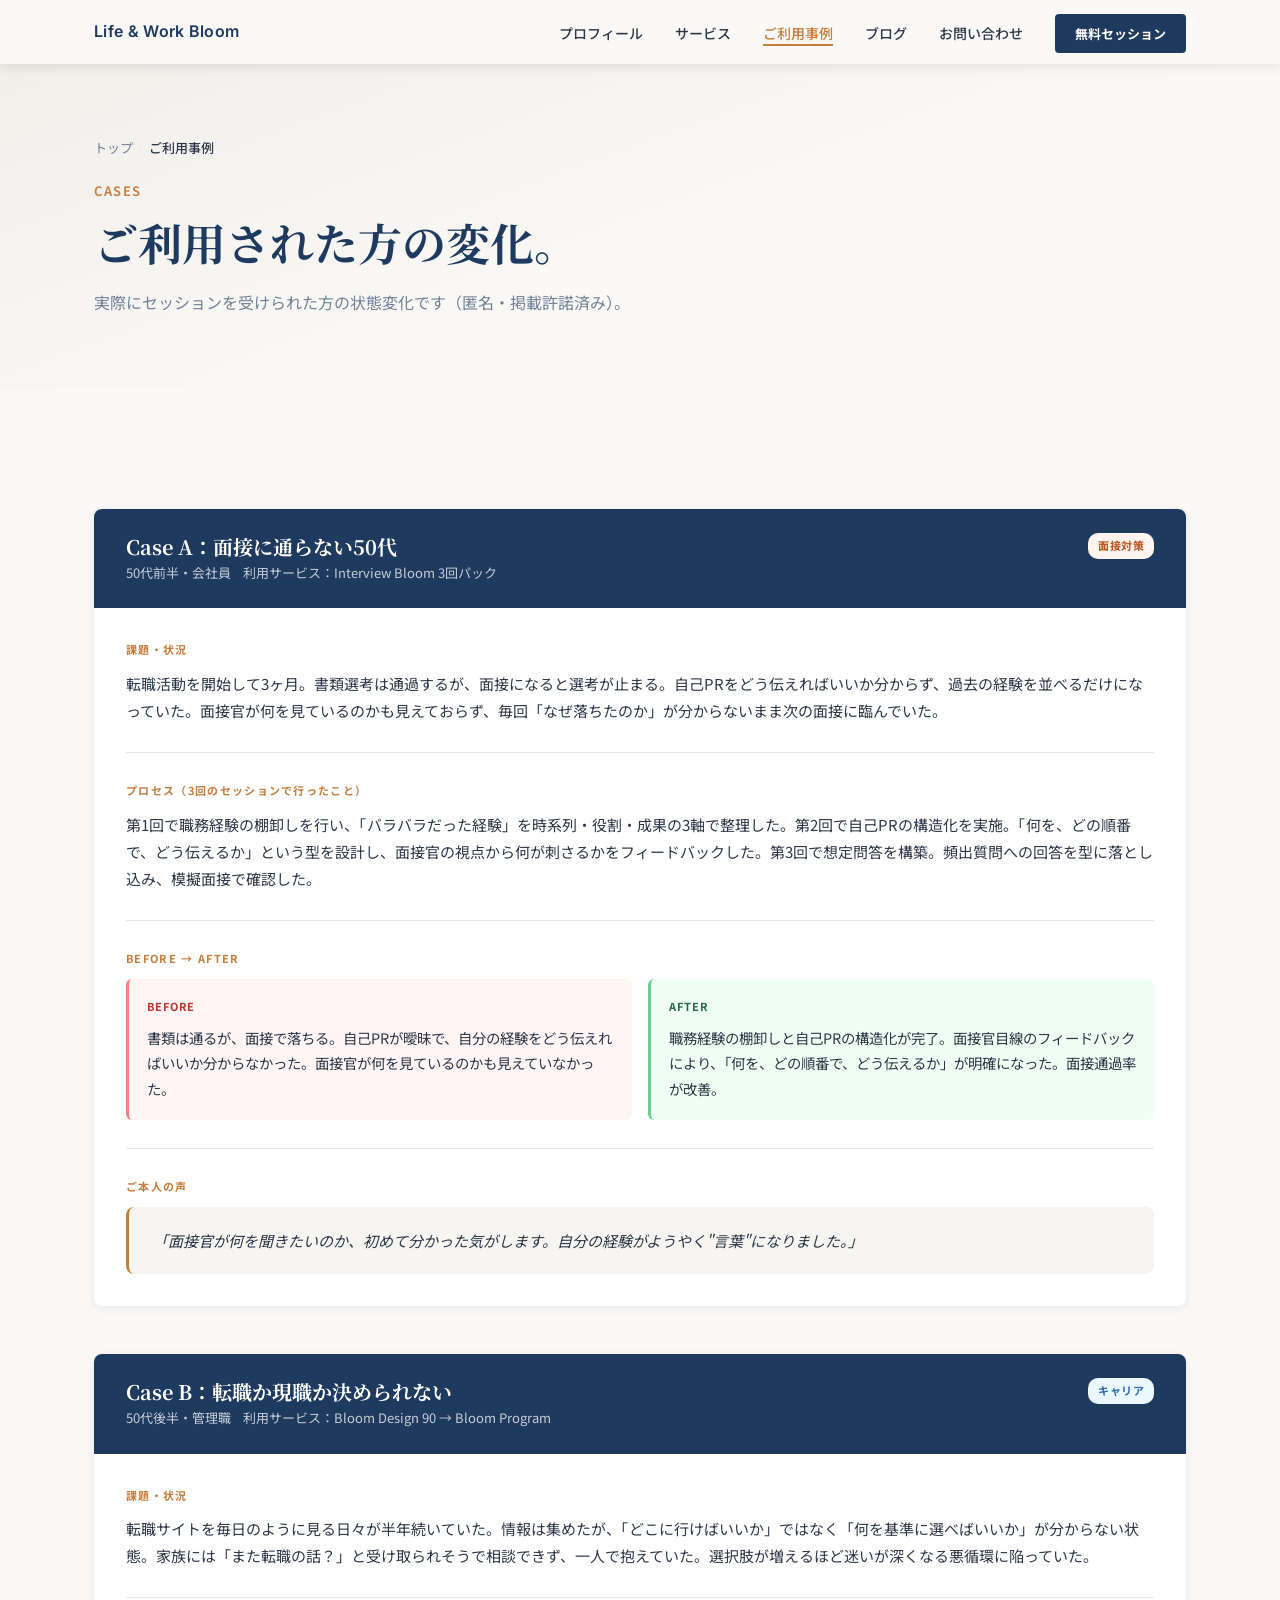
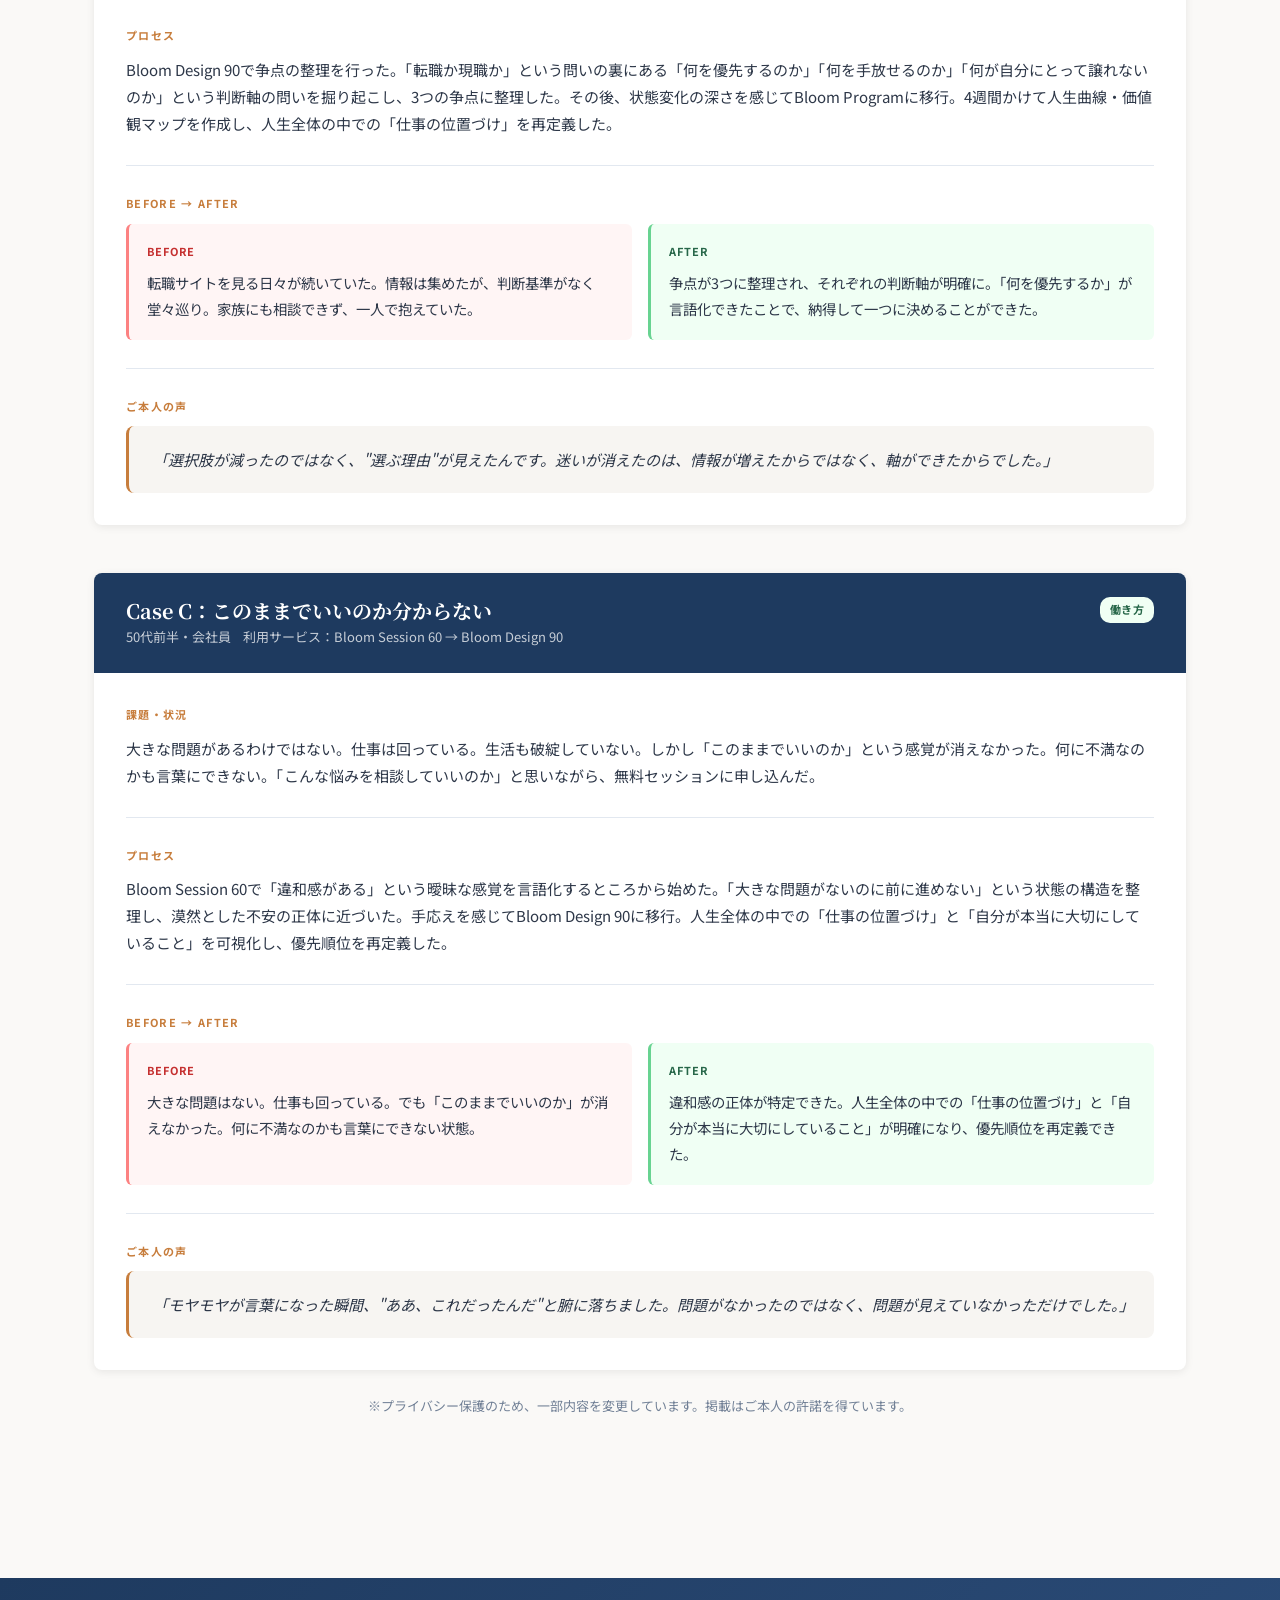
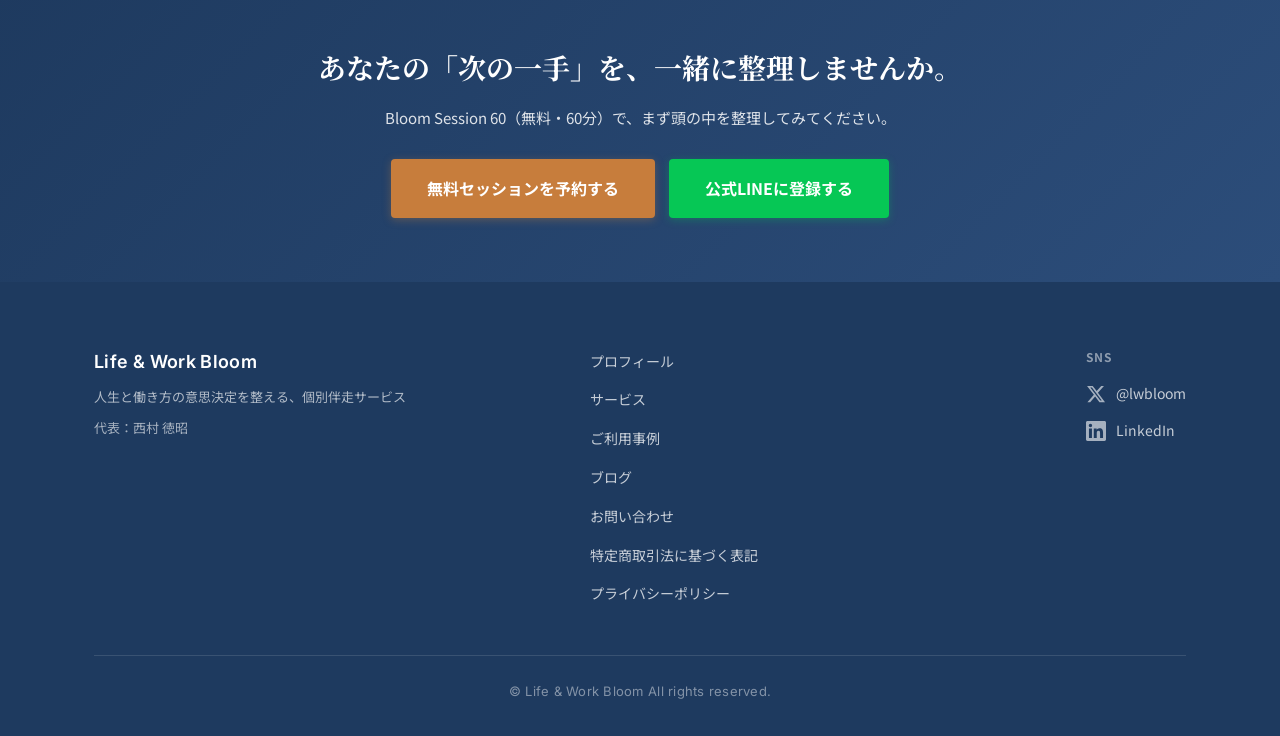
<file: cases.html>
<!DOCTYPE html>
<html lang="ja">
<head>
  <!-- Google tag (gtag.js) -->
  <script async src="https://www.googletagmanager.com/gtag/js?id=G-DV33L164MY"></script>
  <script>
    window.dataLayer = window.dataLayer || [];
    function gtag(){dataLayer.push(arguments);}
    gtag('js', new Date());
    gtag('config', 'G-DV33L164MY');
  </script>
  <meta charset="UTF-8">
  <meta name="viewport" content="width=device-width, initial-scale=1.0">
  <title>50代の面接・転職・役職定年——実際の変化事例｜Life & Work Bloom</title>
  <meta name="description" content="面接に通らない50代、転職か現職か決められない方、役職定年後の設計——実際にご利用いただいた方の変化をご紹介。50代の意思決定が整った実例。">
  <link rel="canonical" href="https://lwbloom.jp/cases.html">

  <link rel="icon" type="image/svg+xml" href="/favicon.svg">
  <link rel="icon" type="image/x-icon" href="/favicon.ico">
  <link rel="apple-touch-icon" sizes="180x180" href="/apple-touch-icon.png">

  <meta property="og:type" content="website">
  <meta property="og:title" content="50代の面接・転職・役職定年——実際の変化事例｜Life & Work Bloom">
  <meta property="og:description" content="面接に通らない50代、転職か現職か決められない方、このままでいいのか分からない方——実際の状態変化をご紹介します。">
  <meta property="og:url" content="https://lwbloom.jp/cases.html">
  <meta property="og:image" content="https://lwbloom.jp/images/ogp.jpg">
  <link rel="preconnect" href="https://fonts.googleapis.com">
  <link rel="preconnect" href="https://fonts.gstatic.com" crossorigin>
  <link href="https://fonts.googleapis.com/css2?family=Noto+Serif+JP:wght@400;600;700&family=Noto+Sans+JP:wght@400;500;700&family=Inter:wght@400;500;600&display=swap" rel="stylesheet">
  <link rel="stylesheet" href="css/styles.css">
</head>
<body>
  <header class="site-header" role="banner">
    <nav class="nav-inner" aria-label="メインナビゲーション">
      <a href="index.html" class="nav-logo" aria-label="Life &amp; Work Bloom トップページへ">
        <span class="nav-logo-en">Life &amp; Work Bloom</span>
      </a>
      <button class="nav-hamburger" id="navHamburger" aria-expanded="false" aria-controls="navMenu" aria-label="メニューを開く">
        <span class="hamburger-line"></span>
        <span class="hamburger-line"></span>
        <span class="hamburger-line"></span>
      </button>
      <ul class="nav-menu" id="navMenu" role="list">
        <li><a href="about.html" class="nav-link">プロフィール</a></li>
        <li><a href="services.html" class="nav-link">サービス</a></li>
        <li><a href="cases.html" class="nav-link active" aria-current="page">ご利用事例</a></li>
        <li><a href="blog/index.html" class="nav-link">ブログ</a></li>
        <li><a href="contact.html" class="nav-link">お問い合わせ</a></li>
        <li><a href="https://forms.gle/2vtvnC5zq1N5pTdb9" class="nav-cta" target="_blank" rel="noopener noreferrer">無料セッション</a></li>
      </ul>
    </nav>
  </header>

  <main id="main-content">

    <!-- Page Hero -->
    <section class="page-hero" aria-labelledby="cases-hero-heading">
      <div class="container">
        <nav class="breadcrumb" aria-label="パンくずリスト">
          <a href="index.html">トップ</a>
          <span class="breadcrumb-sep" aria-hidden="true">›</span>
          <span class="breadcrumb-current">ご利用事例</span>
        </nav>
        <p class="page-hero-eyebrow">Cases</p>
        <h1 id="cases-hero-heading" class="page-hero-title">ご利用された方の変化。</h1>
        <p class="page-hero-lead">実際にセッションを受けられた方の状態変化です（匿名・掲載許諾済み）。</p>
      </div>
    </section>

    <!-- Cases -->
    <section class="section-padding" aria-label="事例一覧">
      <div class="container">

        <!-- Case A -->
        <article class="case-full fade-in" aria-labelledby="case-a-title">
          <div class="case-full-header">
            <div>
              <h2 id="case-a-title" class="case-full-title">Case A：面接に通らない50代</h2>
              <div class="case-full-meta">
                <span>50代前半・会社員</span>
                <span>利用サービス：Interview Bloom 3回パック</span>
              </div>
            </div>
            <span class="tag tag-interview">面接対策</span>
          </div>
          <div class="case-full-body">
            <div class="case-full-section">
              <p class="case-full-label">課題・状況</p>
              <p class="case-full-text">転職活動を開始して3ヶ月。書類選考は通過するが、面接になると選考が止まる。自己PRをどう伝えればいいか分からず、過去の経験を並べるだけになっていた。面接官が何を見ているのかも見えておらず、毎回「なぜ落ちたのか」が分からないまま次の面接に臨んでいた。</p>
            </div>
            <div class="case-full-section">
              <p class="case-full-label">プロセス（3回のセッションで行ったこと）</p>
              <p class="case-full-text">第1回で職務経験の棚卸しを行い、「バラバラだった経験」を時系列・役割・成果の3軸で整理した。第2回で自己PRの構造化を実施。「何を、どの順番で、どう伝えるか」という型を設計し、面接官の視点から何が刺さるかをフィードバックした。第3回で想定問答を構築。頻出質問への回答を型に落とし込み、模擬面接で確認した。</p>
            </div>
            <div class="case-full-section">
              <p class="case-full-label">Before → After</p>
              <div class="case-ba-grid">
                <div class="case-ba-item ba-before">
                  <p class="case-ba-label">Before</p>
                  <p>書類は通るが、面接で落ちる。自己PRが曖昧で、自分の経験をどう伝えればいいか分からなかった。面接官が何を見ているのかも見えていなかった。</p>
                </div>
                <div class="case-ba-item ba-after">
                  <p class="case-ba-label">After</p>
                  <p>職務経験の棚卸しと自己PRの構造化が完了。面接官目線のフィードバックにより、「何を、どの順番で、どう伝えるか」が明確になった。面接通過率が改善。</p>
                </div>
              </div>
            </div>
            <div class="case-full-section">
              <p class="case-full-label">ご本人の声</p>
              <blockquote class="case-full-voice">「面接官が何を聞きたいのか、初めて分かった気がします。自分の経験がようやく"言葉"になりました。」</blockquote>
            </div>
          </div>
        </article>

        <!-- Case B -->
        <article class="case-full fade-in" aria-labelledby="case-b-title">
          <div class="case-full-header">
            <div>
              <h2 id="case-b-title" class="case-full-title">Case B：転職か現職か決められない</h2>
              <div class="case-full-meta">
                <span>50代後半・管理職</span>
                <span>利用サービス：Bloom Design 90 → Bloom Program</span>
              </div>
            </div>
            <span class="tag tag-career">キャリア</span>
          </div>
          <div class="case-full-body">
            <div class="case-full-section">
              <p class="case-full-label">課題・状況</p>
              <p class="case-full-text">転職サイトを毎日のように見る日々が半年続いていた。情報は集めたが、「どこに行けばいいか」ではなく「何を基準に選べばいいか」が分からない状態。家族には「また転職の話？」と受け取られそうで相談できず、一人で抱えていた。選択肢が増えるほど迷いが深くなる悪循環に陥っていた。</p>
            </div>
            <div class="case-full-section">
              <p class="case-full-label">プロセス</p>
              <p class="case-full-text">Bloom Design 90で争点の整理を行った。「転職か現職か」という問いの裏にある「何を優先するのか」「何を手放せるのか」「何が自分にとって譲れないのか」という判断軸の問いを掘り起こし、3つの争点に整理した。その後、状態変化の深さを感じてBloom Programに移行。4週間かけて人生曲線・価値観マップを作成し、人生全体の中での「仕事の位置づけ」を再定義した。</p>
            </div>
            <div class="case-full-section">
              <p class="case-full-label">Before → After</p>
              <div class="case-ba-grid">
                <div class="case-ba-item ba-before">
                  <p class="case-ba-label">Before</p>
                  <p>転職サイトを見る日々が続いていた。情報は集めたが、判断基準がなく堂々巡り。家族にも相談できず、一人で抱えていた。</p>
                </div>
                <div class="case-ba-item ba-after">
                  <p class="case-ba-label">After</p>
                  <p>争点が3つに整理され、それぞれの判断軸が明確に。「何を優先するか」が言語化できたことで、納得して一つに決めることができた。</p>
                </div>
              </div>
            </div>
            <div class="case-full-section">
              <p class="case-full-label">ご本人の声</p>
              <blockquote class="case-full-voice">「選択肢が減ったのではなく、"選ぶ理由"が見えたんです。迷いが消えたのは、情報が増えたからではなく、軸ができたからでした。」</blockquote>
            </div>
          </div>
        </article>

        <!-- Case C -->
        <article class="case-full fade-in" aria-labelledby="case-c-title">
          <div class="case-full-header">
            <div>
              <h2 id="case-c-title" class="case-full-title">Case C：このままでいいのか分からない</h2>
              <div class="case-full-meta">
                <span>50代前半・会社員</span>
                <span>利用サービス：Bloom Session 60 → Bloom Design 90</span>
              </div>
            </div>
            <span class="tag tag-life">働き方</span>
          </div>
          <div class="case-full-body">
            <div class="case-full-section">
              <p class="case-full-label">課題・状況</p>
              <p class="case-full-text">大きな問題があるわけではない。仕事は回っている。生活も破綻していない。しかし「このままでいいのか」という感覚が消えなかった。何に不満なのかも言葉にできない。「こんな悩みを相談していいのか」と思いながら、無料セッションに申し込んだ。</p>
            </div>
            <div class="case-full-section">
              <p class="case-full-label">プロセス</p>
              <p class="case-full-text">Bloom Session 60で「違和感がある」という曖昧な感覚を言語化するところから始めた。「大きな問題がないのに前に進めない」という状態の構造を整理し、漠然とした不安の正体に近づいた。手応えを感じてBloom Design 90に移行。人生全体の中での「仕事の位置づけ」と「自分が本当に大切にしていること」を可視化し、優先順位を再定義した。</p>
            </div>
            <div class="case-full-section">
              <p class="case-full-label">Before → After</p>
              <div class="case-ba-grid">
                <div class="case-ba-item ba-before">
                  <p class="case-ba-label">Before</p>
                  <p>大きな問題はない。仕事も回っている。でも「このままでいいのか」が消えなかった。何に不満なのかも言葉にできない状態。</p>
                </div>
                <div class="case-ba-item ba-after">
                  <p class="case-ba-label">After</p>
                  <p>違和感の正体が特定できた。人生全体の中での「仕事の位置づけ」と「自分が本当に大切にしていること」が明確になり、優先順位を再定義できた。</p>
                </div>
              </div>
            </div>
            <div class="case-full-section">
              <p class="case-full-label">ご本人の声</p>
              <blockquote class="case-full-voice">「モヤモヤが言葉になった瞬間、"ああ、これだったんだ"と腑に落ちました。問題がなかったのではなく、問題が見えていなかっただけでした。」</blockquote>
            </div>
          </div>
        </article>

        <p class="case-disclaimer">※プライバシー保護のため、一部内容を変更しています。掲載はご本人の許諾を得ています。</p>

      </div>
    </section>

    <!-- CTA -->
    <section class="inner-cta" aria-labelledby="cases-cta-heading">
      <div class="container">
        <h2 id="cases-cta-heading" class="inner-cta-title">あなたの「次の一手」を、一緒に整理しませんか。</h2>
        <p class="inner-cta-body">Bloom Session 60（無料・60分）で、まず頭の中を整理してみてください。</p>
        <div class="inner-cta-btns">
          <a href="https://forms.gle/2vtvnC5zq1N5pTdb9" class="btn btn-primary btn-lg" target="_blank" rel="noopener noreferrer">無料セッションを予約する</a>
          <a href="https://line.me/R/ti/p/@937kcnma" class="btn btn-line btn-lg" target="_blank" rel="noopener noreferrer">公式LINEに登録する</a>
        </div>
      </div>
    </section>

  </main>

  <footer class="site-footer" role="contentinfo">
    <div class="container">
      <div class="footer-inner">
        <div class="footer-brand">
          <p class="footer-logo">Life &amp; Work Bloom</p>
          <p class="footer-tagline">人生と働き方の意思決定を整える、個別伴走サービス</p>
          <p class="footer-rep">代表：西村 徳昭</p>
        </div>
        <nav class="footer-nav" aria-label="フッターナビゲーション">
          <ul role="list">
            <li><a href="about.html">プロフィール</a></li>
            <li><a href="services.html">サービス</a></li>
            <li><a href="cases.html">ご利用事例</a></li>
            <li><a href="blog/index.html">ブログ</a></li>
            <li><a href="contact.html">お問い合わせ</a></li>
            <li><a href="legal.html">特定商取引法に基づく表記</a></li>
            <li><a href="privacy.html">プライバシーポリシー</a></li>
          </ul>
        </nav>
        <div class="footer-social">
          <p class="footer-social-label">SNS</p>
          <ul class="footer-social-list" role="list">
            <li>
              <a href="https://twitter.com/lwbloom" target="_blank" rel="noopener noreferrer" aria-label="X（旧Twitter）@lwbloom">
                <svg class="social-icon" aria-hidden="true" viewBox="0 0 24 24" fill="currentColor" width="20" height="20"><path d="M18.244 2.25h3.308l-7.227 8.26 8.502 11.24H16.17l-5.214-6.817L4.99 21.75H1.68l7.73-8.835L1.254 2.25H8.08l4.713 6.231zm-1.161 17.52h1.833L7.084 4.126H5.117z"/></svg>
                <span>@lwbloom</span>
              </a>
            </li>
            <li>
              <a href="https://www.linkedin.com/in/lwbloom" target="_blank" rel="noopener noreferrer" aria-label="LinkedIn lwbloom">
                <svg class="social-icon" aria-hidden="true" viewBox="0 0 24 24" fill="currentColor" width="20" height="20"><path d="M20.447 20.452h-3.554v-5.569c0-1.328-.027-3.037-1.852-3.037-1.853 0-2.136 1.445-2.136 2.939v5.667H9.351V9h3.414v1.561h.046c.477-.9 1.637-1.85 3.37-1.85 3.601 0 4.267 2.37 4.267 5.455v6.286zM5.337 7.433a2.062 2.062 0 01-2.063-2.065 2.064 2.064 0 112.063 2.065zm1.782 13.019H3.555V9h3.564v11.452zM22.225 0H1.771C.792 0 0 .774 0 1.729v20.542C0 23.227.792 24 1.771 24h20.451C23.2 24 24 23.227 24 22.271V1.729C24 .774 23.2 0 22.222 0h.003z"/></svg>
                <span>LinkedIn</span>
              </a>
            </li>
          </ul>
        </div>
      </div>
      <div class="footer-bottom">
        <p class="footer-copyright">&copy; Life &amp; Work Bloom All rights reserved.</p>
      </div>
    </div>
  </footer>

  <script src="js/scripts.js" defer></script>
</body>
</html>
</file>
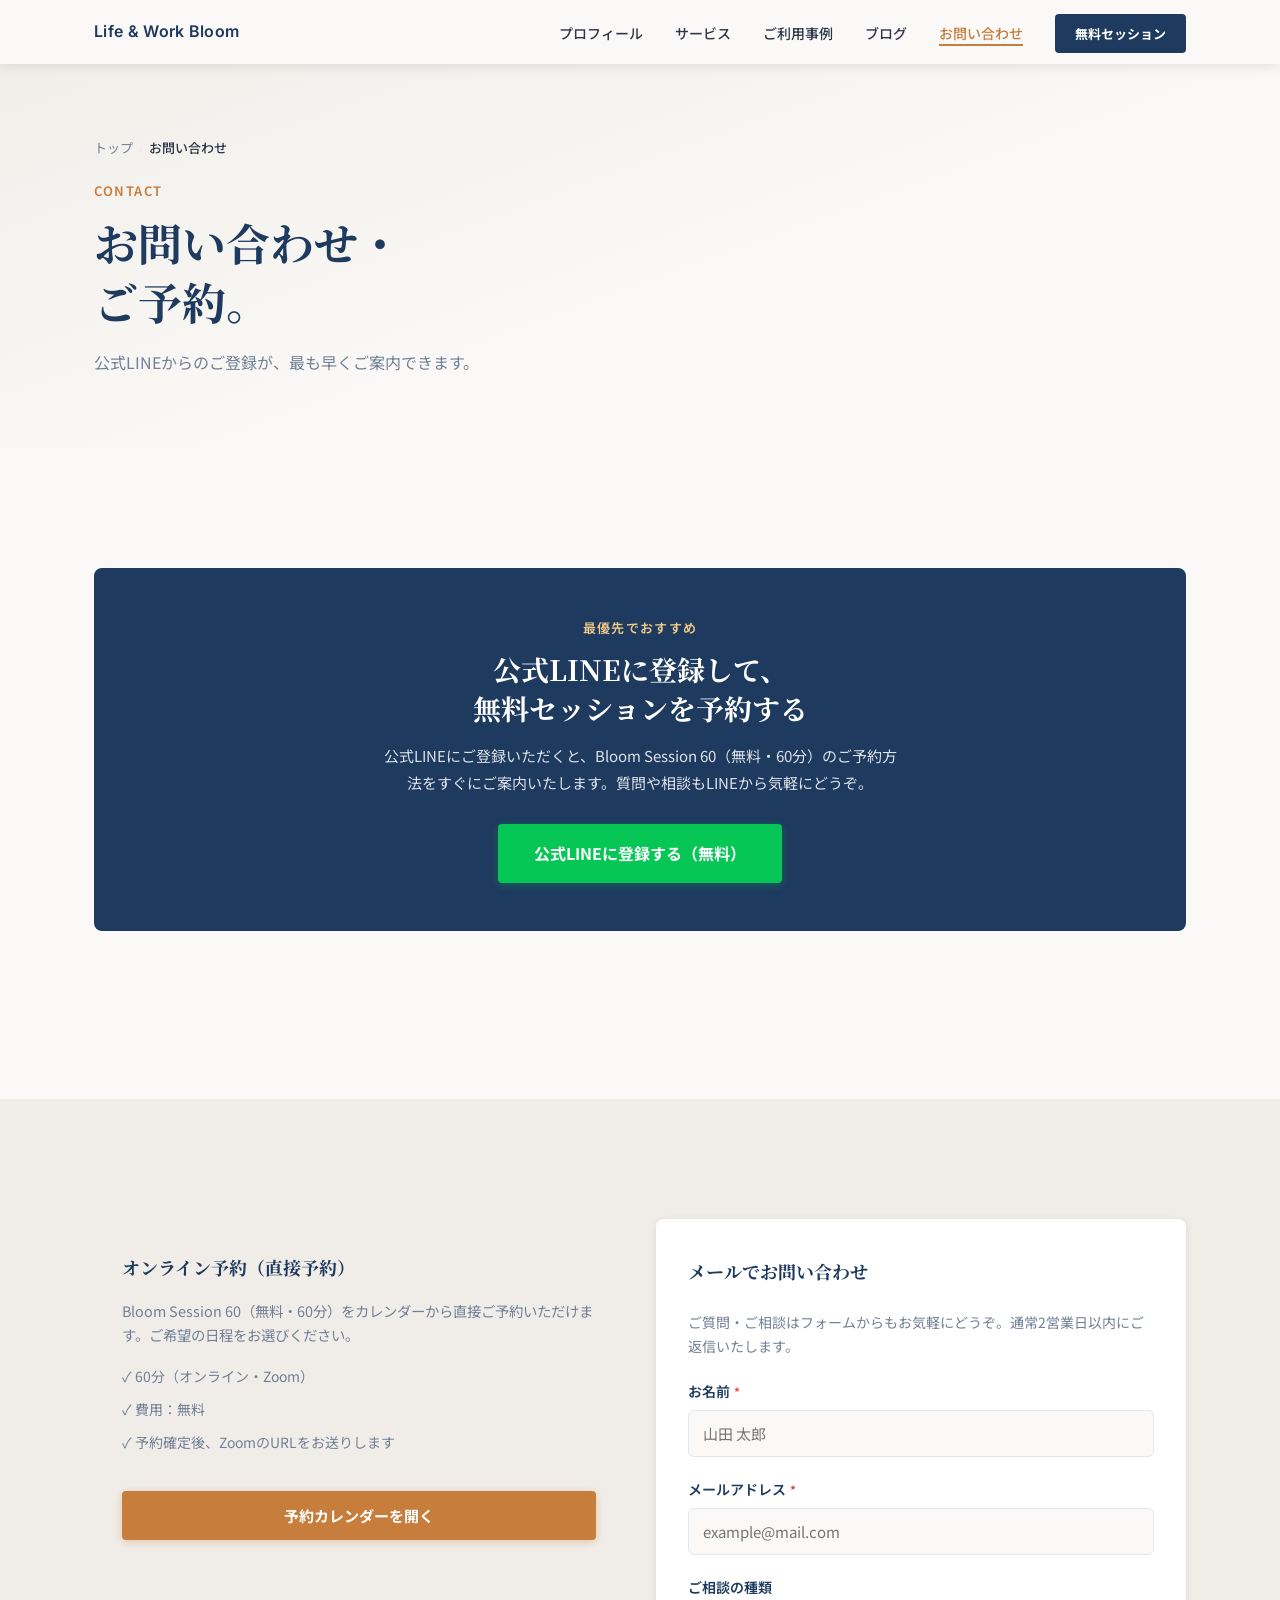
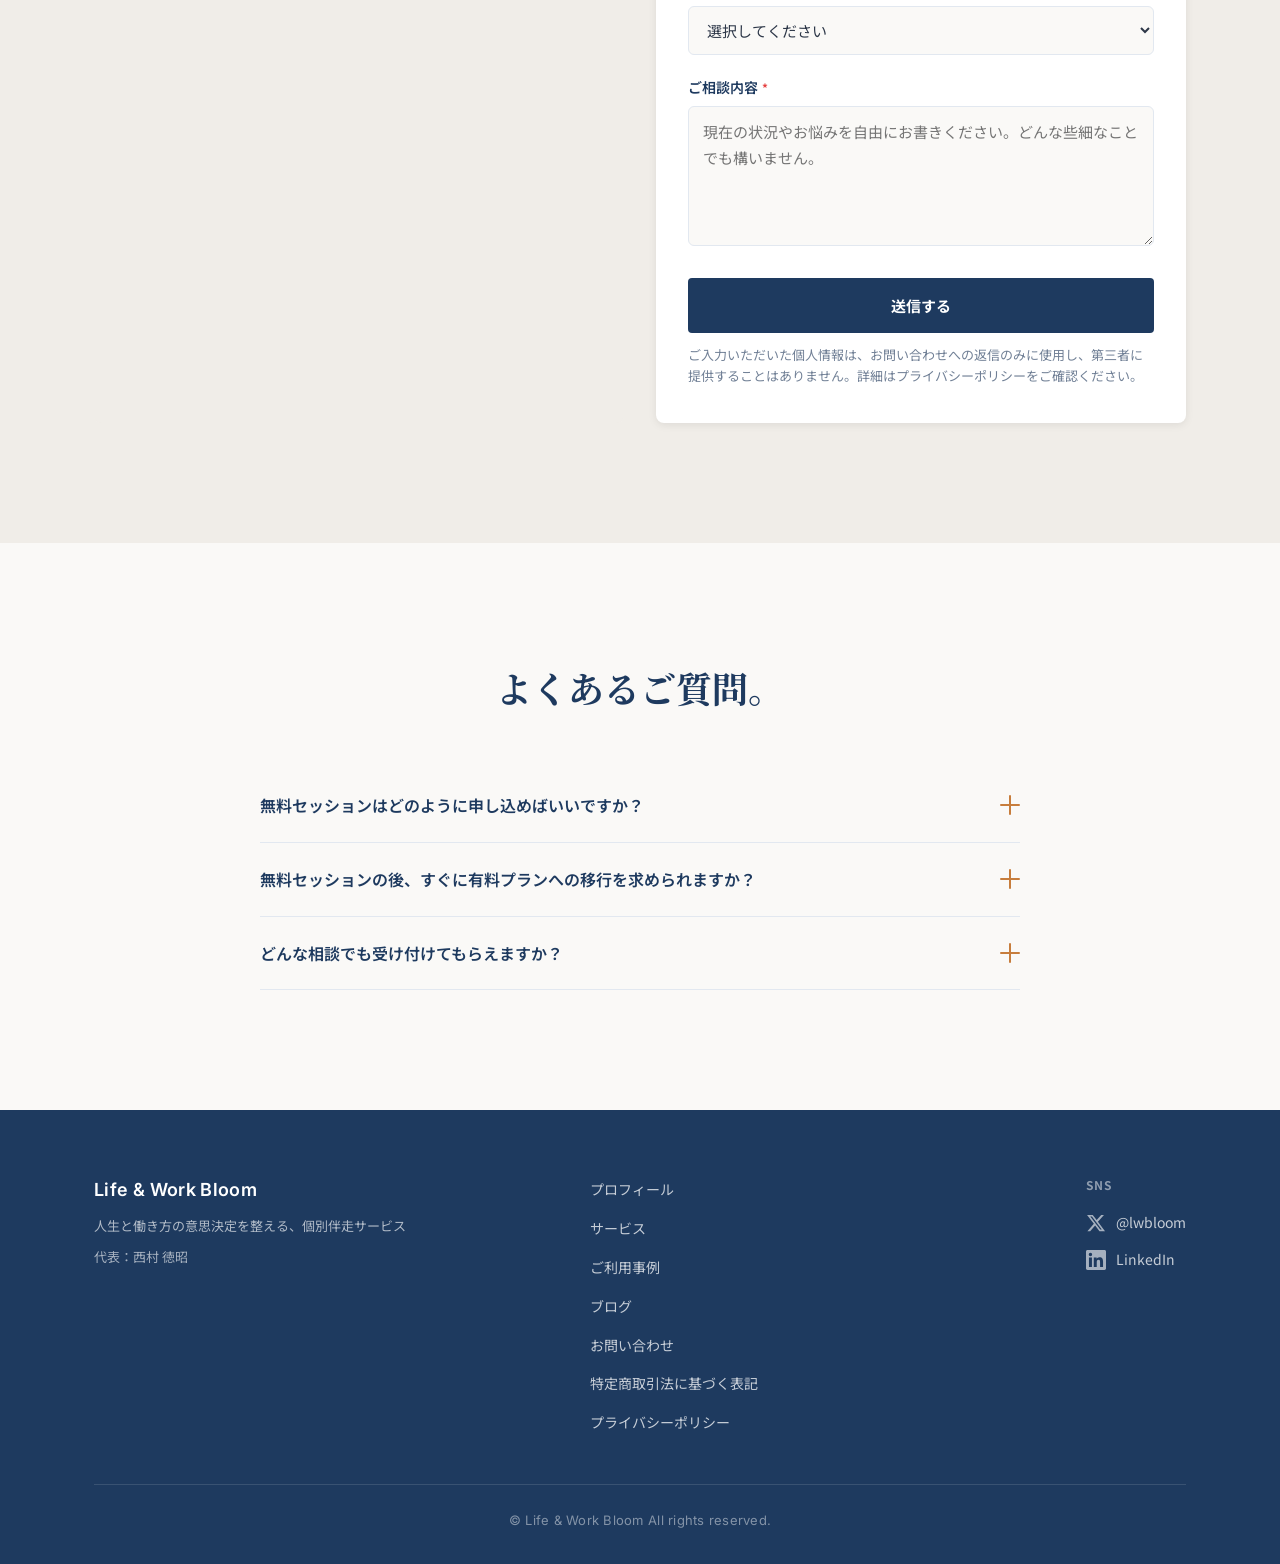
<file: contact.html>
<!DOCTYPE html>
<html lang="ja">
<head>
  <!-- Google tag (gtag.js) -->
  <script async src="https://www.googletagmanager.com/gtag/js?id=G-DV33L164MY"></script>
  <script>
    window.dataLayer = window.dataLayer || [];
    function gtag(){dataLayer.push(arguments);}
    gtag('js', new Date());
    gtag('config', 'G-DV33L164MY');
  </script>
  <meta charset="UTF-8">
  <meta name="viewport" content="width=device-width, initial-scale=1.0">
  <title>お問い合わせ｜Life & Work Bloom</title>
  <meta name="description" content="Life & Work Bloomへのお問い合わせ・無料セッション予約。公式LINEからのご登録が最も早くご案内いただけます。">
  <link rel="canonical" href="https://lwbloom.jp/contact.html">

  <link rel="icon" type="image/svg+xml" href="/favicon.svg">
  <link rel="icon" type="image/x-icon" href="/favicon.ico">
  <link rel="apple-touch-icon" sizes="180x180" href="/apple-touch-icon.png">

  <meta property="og:type" content="website">
  <meta property="og:title" content="お問い合わせ｜Life & Work Bloom">
  <meta property="og:description" content="無料セッション予約・お問い合わせはこちら。公式LINE登録またはフォームからどうぞ。">
  <meta property="og:url" content="https://lwbloom.jp/contact.html">
  <meta property="og:image" content="https://lwbloom.jp/images/ogp.jpg">
  <link rel="preconnect" href="https://fonts.googleapis.com">
  <link rel="preconnect" href="https://fonts.gstatic.com" crossorigin>
  <link href="https://fonts.googleapis.com/css2?family=Noto+Serif+JP:wght@400;600;700&family=Noto+Sans+JP:wght@400;500;700&family=Inter:wght@400;500;600&display=swap" rel="stylesheet">
  <link rel="stylesheet" href="css/styles.css">
</head>
<body>
  <header class="site-header" role="banner">
    <nav class="nav-inner" aria-label="メインナビゲーション">
      <a href="index.html" class="nav-logo" aria-label="Life &amp; Work Bloom トップページへ">
        <span class="nav-logo-en">Life &amp; Work Bloom</span>
      </a>
      <button class="nav-hamburger" id="navHamburger" aria-expanded="false" aria-controls="navMenu" aria-label="メニューを開く">
        <span class="hamburger-line"></span>
        <span class="hamburger-line"></span>
        <span class="hamburger-line"></span>
      </button>
      <ul class="nav-menu" id="navMenu" role="list">
        <li><a href="about.html" class="nav-link">プロフィール</a></li>
        <li><a href="services.html" class="nav-link">サービス</a></li>
        <li><a href="cases.html" class="nav-link">ご利用事例</a></li>
        <li><a href="blog/index.html" class="nav-link">ブログ</a></li>
        <li><a href="contact.html" class="nav-link active" aria-current="page">お問い合わせ</a></li>
        <li><a href="https://forms.gle/2vtvnC5zq1N5pTdb9" class="nav-cta" target="_blank" rel="noopener noreferrer">無料セッション</a></li>
      </ul>
    </nav>
  </header>

  <main id="main-content">

    <!-- Page Hero -->
    <section class="page-hero" aria-labelledby="contact-hero-heading">
      <div class="container">
        <nav class="breadcrumb" aria-label="パンくずリスト">
          <a href="index.html">トップ</a>
          <span class="breadcrumb-sep" aria-hidden="true">›</span>
          <span class="breadcrumb-current">お問い合わせ</span>
        </nav>
        <p class="page-hero-eyebrow">Contact</p>
        <h1 id="contact-hero-heading" class="page-hero-title">お問い合わせ・<br>ご予約。</h1>
        <p class="page-hero-lead">公式LINEからのご登録が、最も早くご案内できます。</p>
      </div>
    </section>

    <!-- Primary CTA: LINE -->
    <section class="section-padding" aria-labelledby="line-heading">
      <div class="container">
        <div class="contact-primary fade-in">
          <p class="contact-primary-eyebrow">最優先でおすすめ</p>
          <h2 id="line-heading" class="contact-primary-title">公式LINEに登録して、<br>無料セッションを予約する</h2>
          <p class="contact-primary-body">公式LINEにご登録いただくと、Bloom Session 60（無料・60分）のご予約方法をすぐにご案内いたします。質問や相談もLINEから気軽にどうぞ。</p>
          <a href="https://line.me/R/ti/p/@937kcnma" class="btn btn-line btn-lg" target="_blank" rel="noopener noreferrer">公式LINEに登録する（無料）</a>
        </div>
      </div>
    </section>

    <!-- Booking + Form -->
    <section class="section-padding section-alt" aria-labelledby="booking-heading">
      <div class="container">
        <div class="contact-grid">

          <!-- Direct Booking -->
          <div class="contact-booking-box fade-in">
            <h2 id="booking-heading" class="contact-booking-title">オンライン予約（直接予約）</h2>
            <p class="contact-booking-body">Bloom Session 60（無料・60分）をカレンダーから直接ご予約いただけます。ご希望の日程をお選びください。</p>
            <ul class="checklist">
              <li>✓ 60分（オンライン・Zoom）</li>
              <li>✓ 費用：無料</li>
              <li>✓ 予約確定後、ZoomのURLをお送りします</li>
            </ul>
            <a href="https://timerex.net/s/lwbloom.office_f3f5/ab329e95" class="btn btn-primary" target="_blank" rel="noopener noreferrer">予約カレンダーを開く</a>
          </div>

          <!-- Email Form -->
          <div class="contact-form-box fade-in">
            <h2 class="contact-form-title">メールでお問い合わせ</h2>
            <p class="contact-intro">ご質問・ご相談はフォームからもお気軽にどうぞ。通常2営業日以内にご返信いたします。</p>
            <!-- formspree.io に接続: action の YOUR_FORM_ID を実際のIDに置き換えてください -->
            <form action="https://formspree.io/f/lwbloom" method="POST" novalidate>
              <div class="form-group">
                <label for="contact-name" class="form-label">お名前<span class="required">*</span></label>
                <input type="text" id="contact-name" name="name" class="form-input" placeholder="山田 太郎" required autocomplete="name">
              </div>
              <div class="form-group">
                <label for="contact-email" class="form-label">メールアドレス<span class="required">*</span></label>
                <input type="email" id="contact-email" name="email" class="form-input" placeholder="example@mail.com" required autocomplete="email">
              </div>
              <div class="form-group">
                <label for="contact-subject" class="form-label">ご相談の種類</label>
                <select id="contact-subject" name="subject" class="form-select form-input">
                  <option value="">選択してください</option>
                  <option value="session">無料セッションの予約について</option>
                  <option value="interview">Interview Bloom（面接対策）について</option>
                  <option value="design">Bloom Design 90（意思決定支援）について</option>
                  <option value="program">Bloom Program（4週間プログラム）について</option>
                  <option value="other">その他・一般的なお問い合わせ</option>
                </select>
              </div>
              <div class="form-group">
                <label for="contact-message" class="form-label">ご相談内容<span class="required">*</span></label>
                <textarea id="contact-message" name="message" class="form-textarea" placeholder="現在の状況やお悩みを自由にお書きください。どんな些細なことでも構いません。" required></textarea>
              </div>
              <button type="submit" class="form-submit">送信する</button>
              <p class="form-note">ご入力いただいた個人情報は、お問い合わせへの返信のみに使用し、第三者に提供することはありません。詳細は<a href="privacy.html">プライバシーポリシー</a>をご確認ください。</p>
            </form>
          </div>

        </div>
      </div>
    </section>

    <!-- FAQ -->
    <section class="section-padding" aria-labelledby="contact-faq-heading">
      <div class="container">
        <div class="section-header fade-in">
          <h2 id="contact-faq-heading" class="section-title">よくあるご質問。</h2>
        </div>
        <dl class="faq-list fade-in">
          <div class="faq-item">
            <dt class="faq-question">
              <button class="faq-trigger" aria-expanded="false" aria-controls="cfaq-1">
                無料セッションはどのように申し込めばいいですか？
                <span class="faq-icon" aria-hidden="true"></span>
              </button>
            </dt>
            <dd class="faq-answer" id="cfaq-1" hidden>
              <p>2つの方法でお申し込みいただけます。①公式LINEにご登録いただくと、ご予約方法をすぐにご案内します。②上記の「予約カレンダーを開く」からご希望の日程を直接選択していただくこともできます。どちらでも対応可能です。</p>
            </dd>
          </div>
          <div class="faq-item">
            <dt class="faq-question">
              <button class="faq-trigger" aria-expanded="false" aria-controls="cfaq-2">
                無料セッションの後、すぐに有料プランへの移行を求められますか？
                <span class="faq-icon" aria-hidden="true"></span>
              </button>
            </dt>
            <dd class="faq-answer" id="cfaq-2" hidden>
              <p>求めません。Bloom Session 60（無料）は、「整理された実感」を60分でお持ち帰りいただくことが目的です。セッション終了時に有料メニューのご案内はいたしますが、その場での即決を求めることは一切ありません。無料セッションだけで十分という方も多く、それで問題ありません。ご検討はご自身のペースで行っていただけます。</p>
            </dd>
          </div>
          <div class="faq-item">
            <dt class="faq-question">
              <button class="faq-trigger" aria-expanded="false" aria-controls="cfaq-3">
                どんな相談でも受け付けてもらえますか？
                <span class="faq-icon" aria-hidden="true"></span>
              </button>
            </dt>
            <dd class="faq-answer" id="cfaq-3" hidden>
              <p>はい。「こんなことを相談していいのか」というご遠慮は不要です。「大きな問題はないのにモヤモヤする」「具体的な相談というより、話を整理したい」という方も歓迎です。相談内容はどれほどプライベートな内容でも厳密に秘密保持いたします。まずはお気軽にLINEまたはフォームからご連絡ください。</p>
            </dd>
          </div>
        </dl>
      </div>
    </section>

  </main>

  <footer class="site-footer" role="contentinfo">
    <div class="container">
      <div class="footer-inner">
        <div class="footer-brand">
          <p class="footer-logo">Life &amp; Work Bloom</p>
          <p class="footer-tagline">人生と働き方の意思決定を整える、個別伴走サービス</p>
          <p class="footer-rep">代表：西村 徳昭</p>
        </div>
        <nav class="footer-nav" aria-label="フッターナビゲーション">
          <ul role="list">
            <li><a href="about.html">プロフィール</a></li>
            <li><a href="services.html">サービス</a></li>
            <li><a href="cases.html">ご利用事例</a></li>
            <li><a href="blog/index.html">ブログ</a></li>
            <li><a href="contact.html">お問い合わせ</a></li>
            <li><a href="legal.html">特定商取引法に基づく表記</a></li>
            <li><a href="privacy.html">プライバシーポリシー</a></li>
          </ul>
        </nav>
        <div class="footer-social">
          <p class="footer-social-label">SNS</p>
          <ul class="footer-social-list" role="list">
            <li>
              <a href="https://twitter.com/lwbloom" target="_blank" rel="noopener noreferrer" aria-label="X（旧Twitter）@lwbloom">
                <svg class="social-icon" aria-hidden="true" viewBox="0 0 24 24" fill="currentColor" width="20" height="20"><path d="M18.244 2.25h3.308l-7.227 8.26 8.502 11.24H16.17l-5.214-6.817L4.99 21.75H1.68l7.73-8.835L1.254 2.25H8.08l4.713 6.231zm-1.161 17.52h1.833L7.084 4.126H5.117z"/></svg>
                <span>@lwbloom</span>
              </a>
            </li>
            <li>
              <a href="https://www.linkedin.com/in/lwbloom" target="_blank" rel="noopener noreferrer" aria-label="LinkedIn lwbloom">
                <svg class="social-icon" aria-hidden="true" viewBox="0 0 24 24" fill="currentColor" width="20" height="20"><path d="M20.447 20.452h-3.554v-5.569c0-1.328-.027-3.037-1.852-3.037-1.853 0-2.136 1.445-2.136 2.939v5.667H9.351V9h3.414v1.561h.046c.477-.9 1.637-1.85 3.37-1.85 3.601 0 4.267 2.37 4.267 5.455v6.286zM5.337 7.433a2.062 2.062 0 01-2.063-2.065 2.064 2.064 0 112.063 2.065zm1.782 13.019H3.555V9h3.564v11.452zM22.225 0H1.771C.792 0 0 .774 0 1.729v20.542C0 23.227.792 24 1.771 24h20.451C23.2 24 24 23.227 24 22.271V1.729C24 .774 23.2 0 22.222 0h.003z"/></svg>
                <span>LinkedIn</span>
              </a>
            </li>
          </ul>
        </div>
      </div>
      <div class="footer-bottom">
        <p class="footer-copyright">&copy; Life &amp; Work Bloom All rights reserved.</p>
      </div>
    </div>
  </footer>

  <script src="js/scripts.js" defer></script>
</body>
</html>
</file>
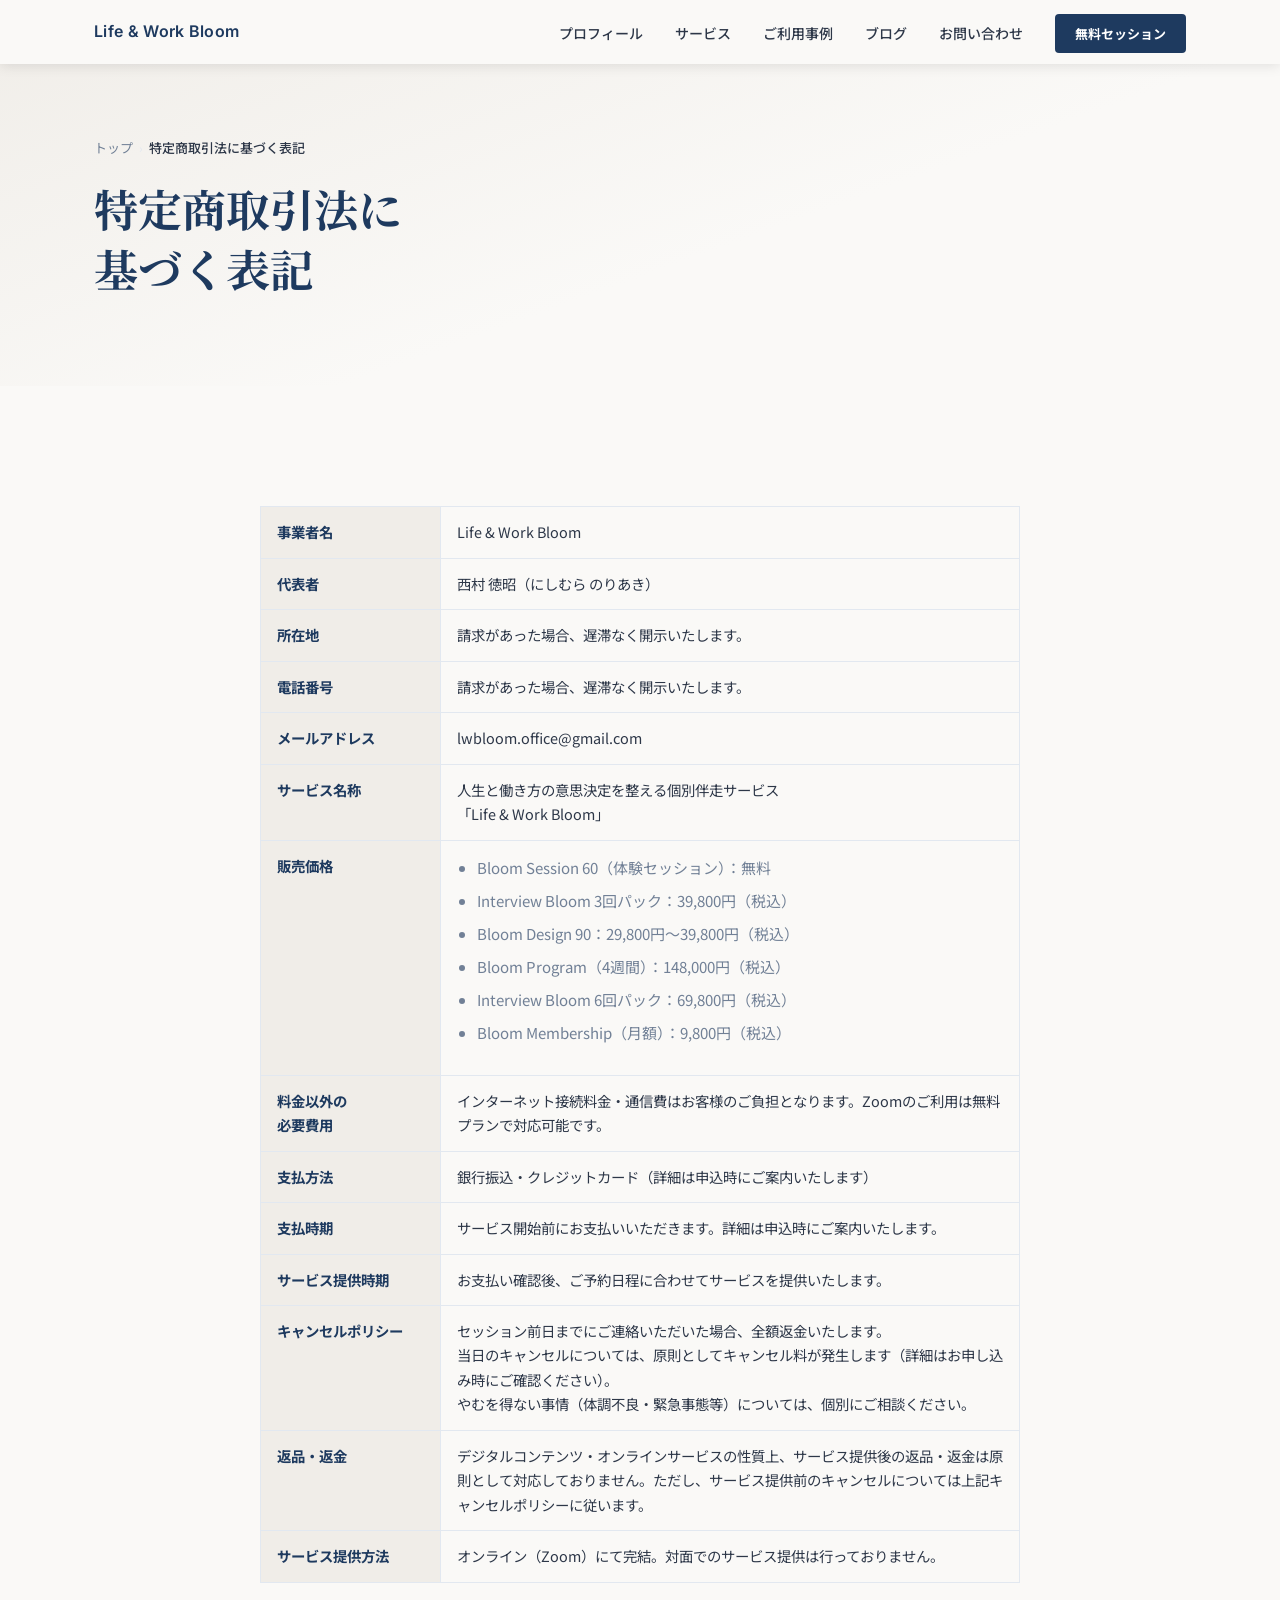
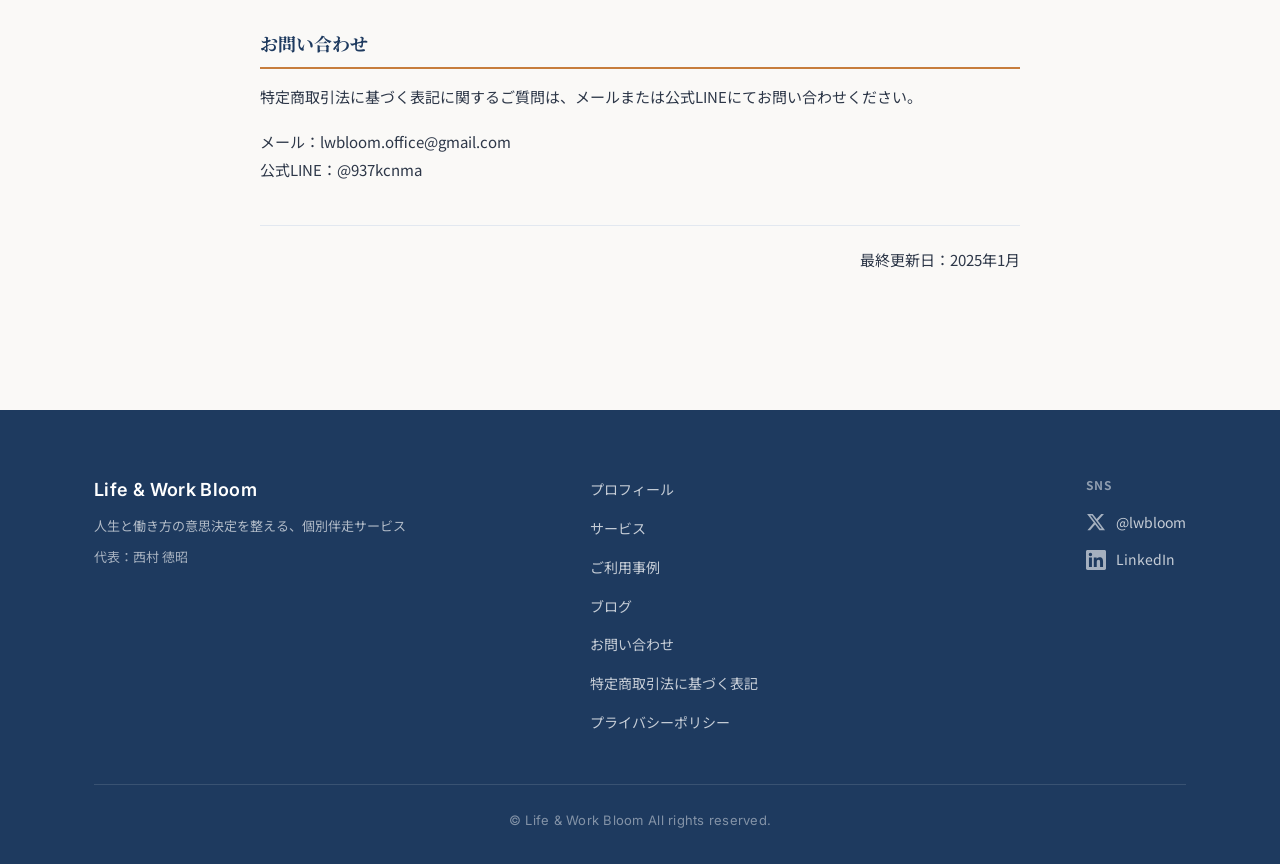
<file: legal.html>
<!DOCTYPE html>
<html lang="ja">
<head>
  <!-- Google tag (gtag.js) -->
  <script async src="https://www.googletagmanager.com/gtag/js?id=G-DV33L164MY"></script>
  <script>
    window.dataLayer = window.dataLayer || [];
    function gtag(){dataLayer.push(arguments);}
    gtag('js', new Date());
    gtag('config', 'G-DV33L164MY');
  </script>
  <meta charset="UTF-8">
  <meta name="viewport" content="width=device-width, initial-scale=1.0">
  <title>特定商取引法に基づく表記｜Life & Work Bloom</title>
  <meta name="description" content="Life & Work Bloomの特定商取引法に基づく表記。事業者名・代表者・連絡先・料金・キャンセルポリシーなど。">
  <link rel="canonical" href="https://lwbloom.jp/legal.html">

  <link rel="icon" type="image/svg+xml" href="/favicon.svg">
  <link rel="icon" type="image/x-icon" href="/favicon.ico">
  <link rel="apple-touch-icon" sizes="180x180" href="/apple-touch-icon.png">

  <meta property="og:type" content="website">
  <meta property="og:title" content="特定商取引法に基づく表記｜Life & Work Bloom">
  <meta property="og:url" content="https://lwbloom.jp/legal.html">
  <meta property="og:image" content="https://lwbloom.jp/images/ogp.jpg">
  <link rel="preconnect" href="https://fonts.googleapis.com">
  <link rel="preconnect" href="https://fonts.gstatic.com" crossorigin>
  <link href="https://fonts.googleapis.com/css2?family=Noto+Serif+JP:wght@400;600;700&family=Noto+Sans+JP:wght@400;500;700&family=Inter:wght@400;500;600&display=swap" rel="stylesheet">
  <link rel="stylesheet" href="css/styles.css">
</head>
<body>
  <header class="site-header" role="banner">
    <nav class="nav-inner" aria-label="メインナビゲーション">
      <a href="index.html" class="nav-logo" aria-label="Life &amp; Work Bloom トップページへ">
        <span class="nav-logo-en">Life &amp; Work Bloom</span>
      </a>
      <button class="nav-hamburger" id="navHamburger" aria-expanded="false" aria-controls="navMenu" aria-label="メニューを開く">
        <span class="hamburger-line"></span>
        <span class="hamburger-line"></span>
        <span class="hamburger-line"></span>
      </button>
      <ul class="nav-menu" id="navMenu" role="list">
        <li><a href="about.html" class="nav-link">プロフィール</a></li>
        <li><a href="services.html" class="nav-link">サービス</a></li>
        <li><a href="cases.html" class="nav-link">ご利用事例</a></li>
        <li><a href="blog/index.html" class="nav-link">ブログ</a></li>
        <li><a href="contact.html" class="nav-link">お問い合わせ</a></li>
        <li><a href="https://forms.gle/2vtvnC5zq1N5pTdb9" class="nav-cta" target="_blank" rel="noopener noreferrer">無料セッション</a></li>
      </ul>
    </nav>
  </header>

  <main id="main-content">

    <section class="page-hero" aria-labelledby="legal-hero-heading">
      <div class="container">
        <nav class="breadcrumb" aria-label="パンくずリスト">
          <a href="index.html">トップ</a>
          <span class="breadcrumb-sep" aria-hidden="true">›</span>
          <span class="breadcrumb-current">特定商取引法に基づく表記</span>
        </nav>
        <h1 id="legal-hero-heading" class="page-hero-title">特定商取引法に<br>基づく表記</h1>
      </div>
    </section>

    <section class="section-padding" aria-label="特定商取引法に基づく表記">
      <div class="container">
        <div class="legal-content fade-in">

          <table class="legal-table">
            <tbody>
              <tr>
                <th scope="row">事業者名</th>
                <td>Life &amp; Work Bloom</td>
              </tr>
              <tr>
                <th scope="row">代表者</th>
                <td>西村 徳昭（にしむら のりあき）</td>
              </tr>
              <tr>
                <th scope="row">所在地</th>
                <td>請求があった場合、遅滞なく開示いたします。</td>
              </tr>
              <tr>
                <th scope="row">電話番号</th>
                <td>請求があった場合、遅滞なく開示いたします。</td>
              </tr>
              <tr>
                <th scope="row">メールアドレス</th>
                <td>lwbloom.office@gmail.com</td>
              </tr>
              <tr>
                <th scope="row">サービス名称</th>
                <td>
                  人生と働き方の意思決定を整える個別伴走サービス<br>
                  「Life &amp; Work Bloom」
                </td>
              </tr>
              <tr>
                <th scope="row">販売価格</th>
                <td>
                  <ul class="checklist">
                    <li>Bloom Session 60（体験セッション）：無料</li>
                    <li>Interview Bloom 3回パック：39,800円（税込）</li>
                    <li>Bloom Design 90：29,800円〜39,800円（税込）</li>
                    <li>Bloom Program（4週間）：148,000円（税込）</li>
                    <li>Interview Bloom 6回パック：69,800円（税込）</li>
                    <li>Bloom Membership（月額）：9,800円（税込）</li>
                  </ul>
                </td>
              </tr>
              <tr>
                <th scope="row">料金以外の<br>必要費用</th>
                <td>インターネット接続料金・通信費はお客様のご負担となります。Zoomのご利用は無料プランで対応可能です。</td>
              </tr>
              <tr>
                <th scope="row">支払方法</th>
                <td>銀行振込・クレジットカード（詳細は申込時にご案内いたします）</td>
              </tr>
              <tr>
                <th scope="row">支払時期</th>
                <td>サービス開始前にお支払いいただきます。詳細は申込時にご案内いたします。</td>
              </tr>
              <tr>
                <th scope="row">サービス提供時期</th>
                <td>お支払い確認後、ご予約日程に合わせてサービスを提供いたします。</td>
              </tr>
              <tr>
                <th scope="row">キャンセルポリシー</th>
                <td>
                  セッション前日までにご連絡いただいた場合、全額返金いたします。<br>
                  当日のキャンセルについては、原則としてキャンセル料が発生します（詳細はお申し込み時にご確認ください）。<br>
                  やむを得ない事情（体調不良・緊急事態等）については、個別にご相談ください。
                </td>
              </tr>
              <tr>
                <th scope="row">返品・返金</th>
                <td>
                  デジタルコンテンツ・オンラインサービスの性質上、サービス提供後の返品・返金は原則として対応しておりません。ただし、サービス提供前のキャンセルについては上記キャンセルポリシーに従います。
                </td>
              </tr>
              <tr>
                <th scope="row">サービス提供方法</th>
                <td>オンライン（Zoom）にて完結。対面でのサービス提供は行っておりません。</td>
              </tr>
            </tbody>
          </table>

          <h2>お問い合わせ</h2>
          <p>特定商取引法に基づく表記に関するご質問は、メールまたは公式LINEにてお問い合わせください。</p>
          <p>メール：lwbloom.office@gmail.com<br>
          公式LINE：<a href="https://line.me/R/ti/p/@937kcnma" target="_blank" rel="noopener noreferrer">@937kcnma</a></p>

          <p class="legal-updated">最終更新日：2025年1月</p>
        </div>
      </div>
    </section>

  </main>

  <footer class="site-footer" role="contentinfo">
    <div class="container">
      <div class="footer-inner">
        <div class="footer-brand">
          <p class="footer-logo">Life &amp; Work Bloom</p>
          <p class="footer-tagline">人生と働き方の意思決定を整える、個別伴走サービス</p>
          <p class="footer-rep">代表：西村 徳昭</p>
        </div>
        <nav class="footer-nav" aria-label="フッターナビゲーション">
          <ul role="list">
            <li><a href="about.html">プロフィール</a></li>
            <li><a href="services.html">サービス</a></li>
            <li><a href="cases.html">ご利用事例</a></li>
            <li><a href="blog/index.html">ブログ</a></li>
            <li><a href="contact.html">お問い合わせ</a></li>
            <li><a href="legal.html">特定商取引法に基づく表記</a></li>
            <li><a href="privacy.html">プライバシーポリシー</a></li>
          </ul>
        </nav>
        <div class="footer-social">
          <p class="footer-social-label">SNS</p>
          <ul class="footer-social-list" role="list">
            <li>
              <a href="https://twitter.com/lwbloom" target="_blank" rel="noopener noreferrer" aria-label="X（旧Twitter）@lwbloom">
                <svg class="social-icon" aria-hidden="true" viewBox="0 0 24 24" fill="currentColor" width="20" height="20"><path d="M18.244 2.25h3.308l-7.227 8.26 8.502 11.24H16.17l-5.214-6.817L4.99 21.75H1.68l7.73-8.835L1.254 2.25H8.08l4.713 6.231zm-1.161 17.52h1.833L7.084 4.126H5.117z"/></svg>
                <span>@lwbloom</span>
              </a>
            </li>
            <li>
              <a href="https://www.linkedin.com/in/lwbloom" target="_blank" rel="noopener noreferrer" aria-label="LinkedIn lwbloom">
                <svg class="social-icon" aria-hidden="true" viewBox="0 0 24 24" fill="currentColor" width="20" height="20"><path d="M20.447 20.452h-3.554v-5.569c0-1.328-.027-3.037-1.852-3.037-1.853 0-2.136 1.445-2.136 2.939v5.667H9.351V9h3.414v1.561h.046c.477-.9 1.637-1.85 3.37-1.85 3.601 0 4.267 2.37 4.267 5.455v6.286zM5.337 7.433a2.062 2.062 0 01-2.063-2.065 2.064 2.064 0 112.063 2.065zm1.782 13.019H3.555V9h3.564v11.452zM22.225 0H1.771C.792 0 0 .774 0 1.729v20.542C0 23.227.792 24 1.771 24h20.451C23.2 24 24 23.227 24 22.271V1.729C24 .774 23.2 0 22.222 0h.003z"/></svg>
                <span>LinkedIn</span>
              </a>
            </li>
          </ul>
        </div>
      </div>
      <div class="footer-bottom">
        <p class="footer-copyright">&copy; Life &amp; Work Bloom All rights reserved.</p>
      </div>
    </div>
  </footer>

  <script src="js/scripts.js" defer></script>
</body>
</html>
</file>
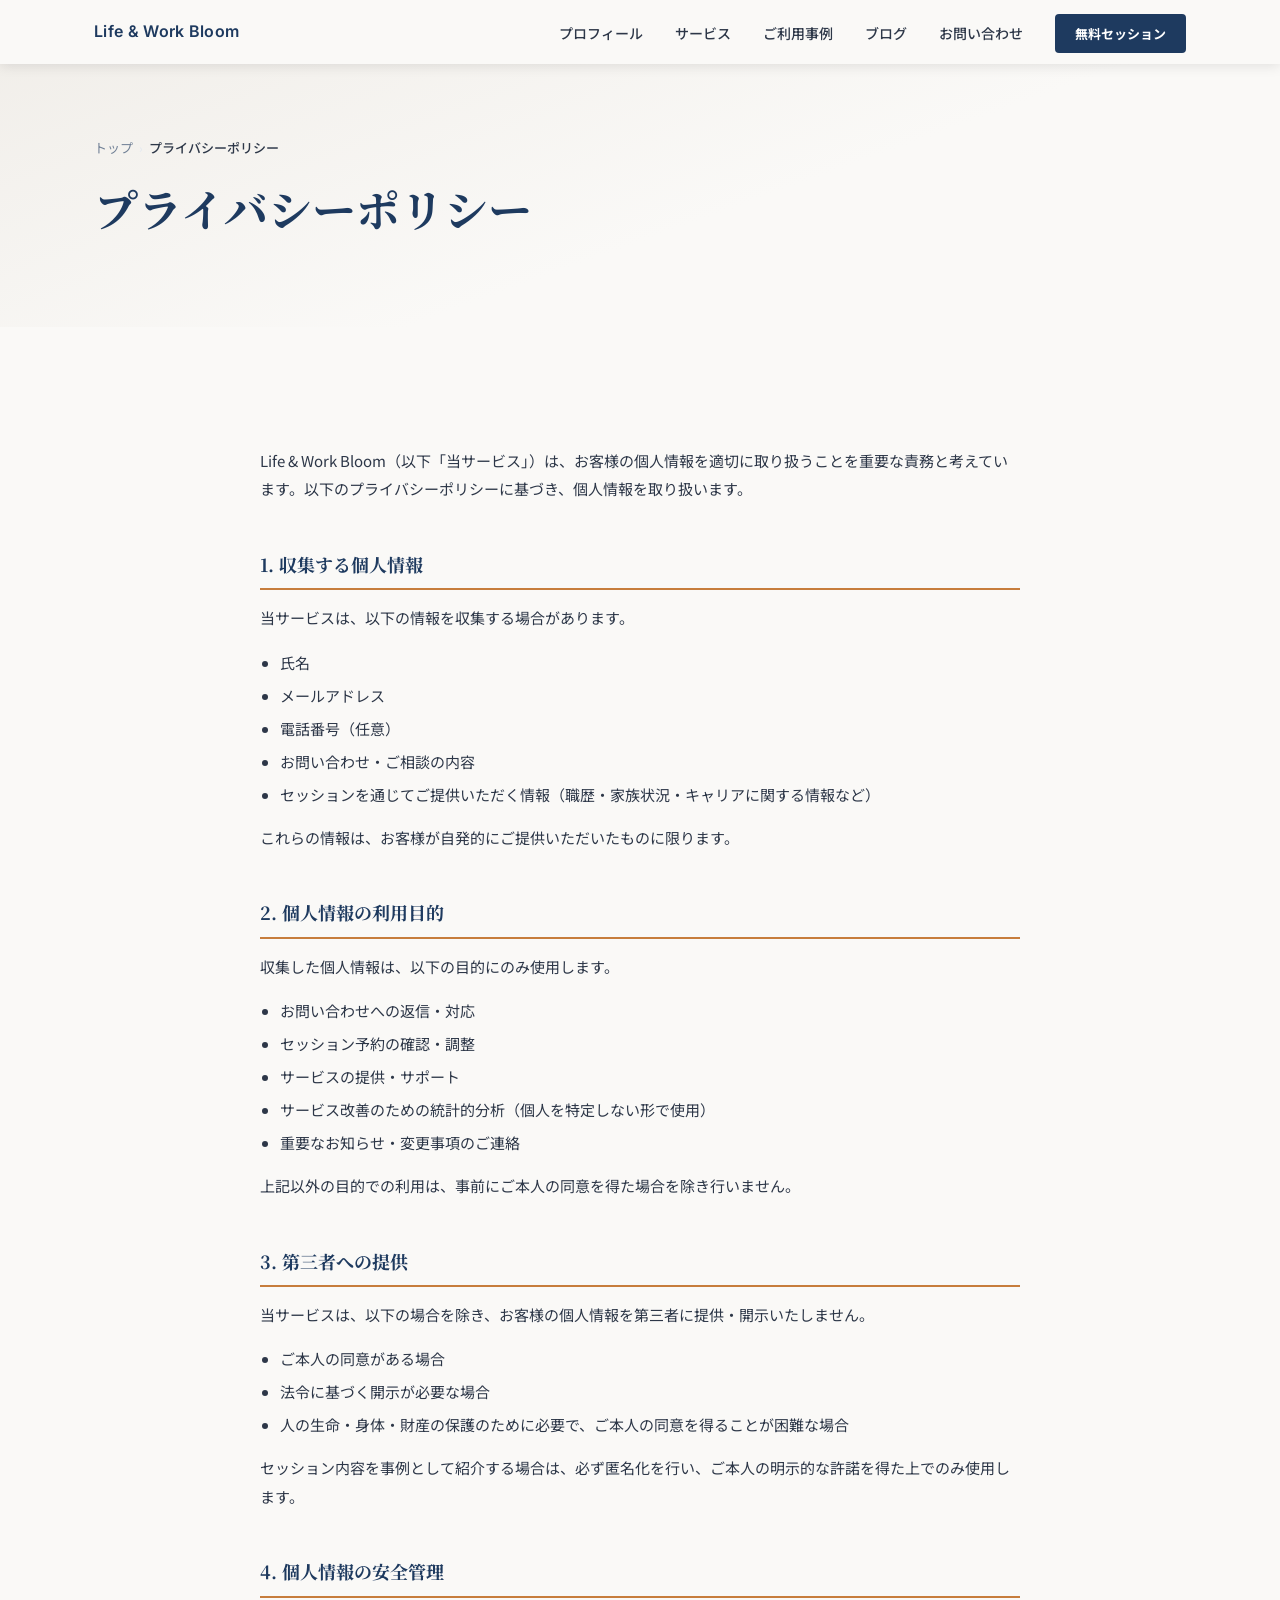
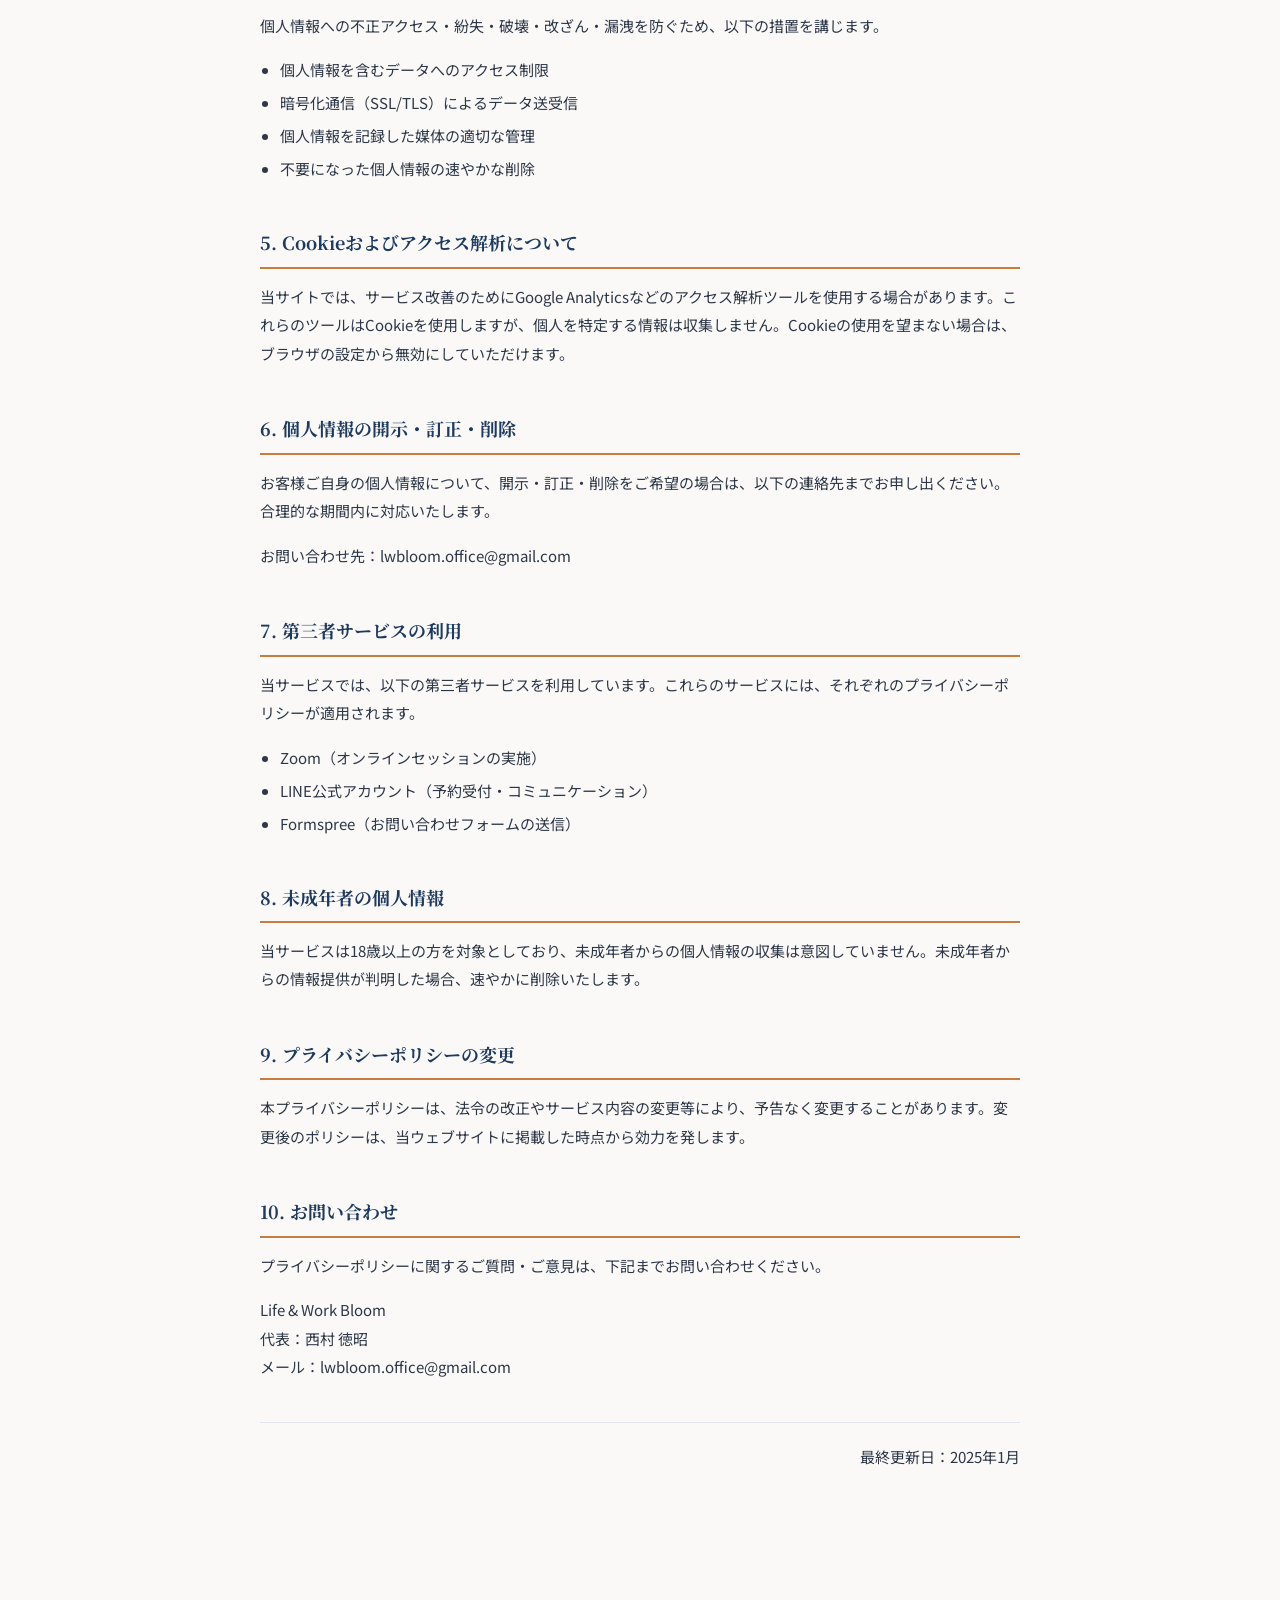
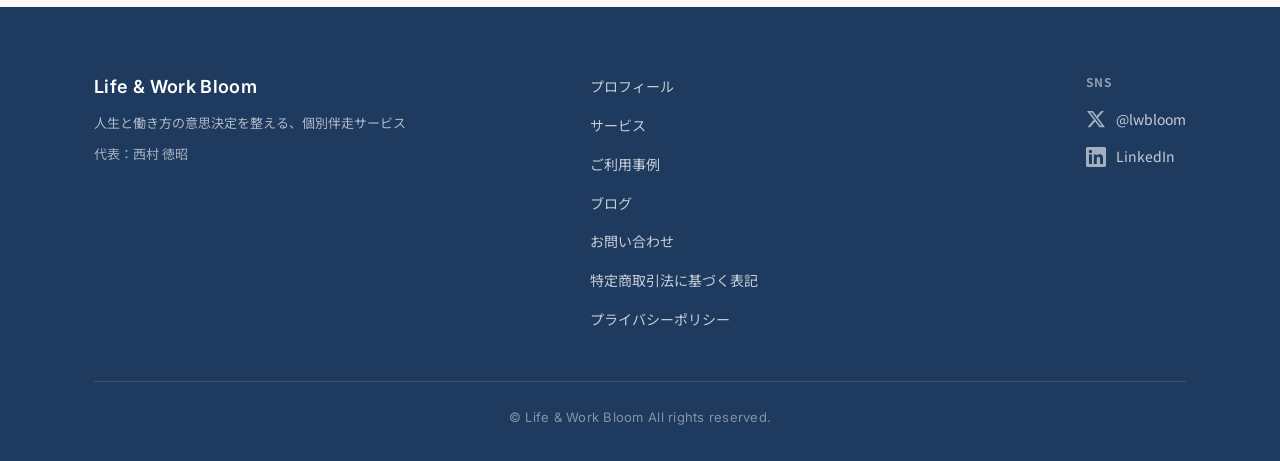
<file: privacy.html>
<!DOCTYPE html>
<html lang="ja">
<head>
  <!-- Google tag (gtag.js) -->
  <script async src="https://www.googletagmanager.com/gtag/js?id=G-DV33L164MY"></script>
  <script>
    window.dataLayer = window.dataLayer || [];
    function gtag(){dataLayer.push(arguments);}
    gtag('js', new Date());
    gtag('config', 'G-DV33L164MY');
  </script>
  <meta charset="UTF-8">
  <meta name="viewport" content="width=device-width, initial-scale=1.0">
  <title>プライバシーポリシー｜Life & Work Bloom</title>
  <meta name="description" content="Life & Work Bloomのプライバシーポリシー。個人情報の収集目的、利用範囲、第三者提供の制限、安全管理措置、開示請求についてご説明します。">
  <link rel="canonical" href="https://lwbloom.jp/privacy.html">

  <link rel="icon" type="image/svg+xml" href="/favicon.svg">
  <link rel="icon" type="image/x-icon" href="/favicon.ico">
  <link rel="apple-touch-icon" sizes="180x180" href="/apple-touch-icon.png">

  <meta property="og:type" content="website">
  <meta property="og:title" content="プライバシーポリシー｜Life & Work Bloom">
  <meta property="og:url" content="https://lwbloom.jp/privacy.html">
  <meta property="og:image" content="https://lwbloom.jp/images/ogp.jpg">
  <link rel="preconnect" href="https://fonts.googleapis.com">
  <link rel="preconnect" href="https://fonts.gstatic.com" crossorigin>
  <link href="https://fonts.googleapis.com/css2?family=Noto+Serif+JP:wght@400;600;700&family=Noto+Sans+JP:wght@400;500;700&family=Inter:wght@400;500;600&display=swap" rel="stylesheet">
  <link rel="stylesheet" href="css/styles.css">
</head>
<body>
  <header class="site-header" role="banner">
    <nav class="nav-inner" aria-label="メインナビゲーション">
      <a href="index.html" class="nav-logo" aria-label="Life &amp; Work Bloom トップページへ">
        <span class="nav-logo-en">Life &amp; Work Bloom</span>
      </a>
      <button class="nav-hamburger" id="navHamburger" aria-expanded="false" aria-controls="navMenu" aria-label="メニューを開く">
        <span class="hamburger-line"></span>
        <span class="hamburger-line"></span>
        <span class="hamburger-line"></span>
      </button>
      <ul class="nav-menu" id="navMenu" role="list">
        <li><a href="about.html" class="nav-link">プロフィール</a></li>
        <li><a href="services.html" class="nav-link">サービス</a></li>
        <li><a href="cases.html" class="nav-link">ご利用事例</a></li>
        <li><a href="blog/index.html" class="nav-link">ブログ</a></li>
        <li><a href="contact.html" class="nav-link">お問い合わせ</a></li>
        <li><a href="https://forms.gle/2vtvnC5zq1N5pTdb9" class="nav-cta" target="_blank" rel="noopener noreferrer">無料セッション</a></li>
      </ul>
    </nav>
  </header>

  <main id="main-content">

    <section class="page-hero" aria-labelledby="privacy-hero-heading">
      <div class="container">
        <nav class="breadcrumb" aria-label="パンくずリスト">
          <a href="index.html">トップ</a>
          <span class="breadcrumb-sep" aria-hidden="true">›</span>
          <span class="breadcrumb-current">プライバシーポリシー</span>
        </nav>
        <h1 id="privacy-hero-heading" class="page-hero-title">プライバシーポリシー</h1>
      </div>
    </section>

    <section class="section-padding" aria-label="プライバシーポリシー">
      <div class="container">
        <div class="legal-content fade-in">

          <p>Life &amp; Work Bloom（以下「当サービス」）は、お客様の個人情報を適切に取り扱うことを重要な責務と考えています。以下のプライバシーポリシーに基づき、個人情報を取り扱います。</p>

          <h2>1. 収集する個人情報</h2>
          <p>当サービスは、以下の情報を収集する場合があります。</p>
          <ul>
            <li>氏名</li>
            <li>メールアドレス</li>
            <li>電話番号（任意）</li>
            <li>お問い合わせ・ご相談の内容</li>
            <li>セッションを通じてご提供いただく情報（職歴・家族状況・キャリアに関する情報など）</li>
          </ul>
          <p>これらの情報は、お客様が自発的にご提供いただいたものに限ります。</p>

          <h2>2. 個人情報の利用目的</h2>
          <p>収集した個人情報は、以下の目的にのみ使用します。</p>
          <ul>
            <li>お問い合わせへの返信・対応</li>
            <li>セッション予約の確認・調整</li>
            <li>サービスの提供・サポート</li>
            <li>サービス改善のための統計的分析（個人を特定しない形で使用）</li>
            <li>重要なお知らせ・変更事項のご連絡</li>
          </ul>
          <p>上記以外の目的での利用は、事前にご本人の同意を得た場合を除き行いません。</p>

          <h2>3. 第三者への提供</h2>
          <p>当サービスは、以下の場合を除き、お客様の個人情報を第三者に提供・開示いたしません。</p>
          <ul>
            <li>ご本人の同意がある場合</li>
            <li>法令に基づく開示が必要な場合</li>
            <li>人の生命・身体・財産の保護のために必要で、ご本人の同意を得ることが困難な場合</li>
          </ul>
          <p>セッション内容を事例として紹介する場合は、必ず匿名化を行い、ご本人の明示的な許諾を得た上でのみ使用します。</p>

          <h2>4. 個人情報の安全管理</h2>
          <p>個人情報への不正アクセス・紛失・破壊・改ざん・漏洩を防ぐため、以下の措置を講じます。</p>
          <ul>
            <li>個人情報を含むデータへのアクセス制限</li>
            <li>暗号化通信（SSL/TLS）によるデータ送受信</li>
            <li>個人情報を記録した媒体の適切な管理</li>
            <li>不要になった個人情報の速やかな削除</li>
          </ul>

          <h2>5. Cookieおよびアクセス解析について</h2>
          <p>当サイトでは、サービス改善のためにGoogle Analyticsなどのアクセス解析ツールを使用する場合があります。これらのツールはCookieを使用しますが、個人を特定する情報は収集しません。Cookieの使用を望まない場合は、ブラウザの設定から無効にしていただけます。</p>

          <h2>6. 個人情報の開示・訂正・削除</h2>
          <p>お客様ご自身の個人情報について、開示・訂正・削除をご希望の場合は、以下の連絡先までお申し出ください。合理的な期間内に対応いたします。</p>
          <p>お問い合わせ先：lwbloom.office@gmail.com</p>

          <h2>7. 第三者サービスの利用</h2>
          <p>当サービスでは、以下の第三者サービスを利用しています。これらのサービスには、それぞれのプライバシーポリシーが適用されます。</p>
          <ul>
            <li>Zoom（オンラインセッションの実施）</li>
            <li>LINE公式アカウント（予約受付・コミュニケーション）</li>
            <li>Formspree（お問い合わせフォームの送信）</li>
          </ul>

          <h2>8. 未成年者の個人情報</h2>
          <p>当サービスは18歳以上の方を対象としており、未成年者からの個人情報の収集は意図していません。未成年者からの情報提供が判明した場合、速やかに削除いたします。</p>

          <h2>9. プライバシーポリシーの変更</h2>
          <p>本プライバシーポリシーは、法令の改正やサービス内容の変更等により、予告なく変更することがあります。変更後のポリシーは、当ウェブサイトに掲載した時点から効力を発します。</p>

          <h2>10. お問い合わせ</h2>
          <p>プライバシーポリシーに関するご質問・ご意見は、下記までお問い合わせください。</p>
          <p>
            Life &amp; Work Bloom<br>
            代表：西村 徳昭<br>
            メール：lwbloom.office@gmail.com
          </p>

          <p class="legal-updated">最終更新日：2025年1月</p>
        </div>
      </div>
    </section>

  </main>

  <footer class="site-footer" role="contentinfo">
    <div class="container">
      <div class="footer-inner">
        <div class="footer-brand">
          <p class="footer-logo">Life &amp; Work Bloom</p>
          <p class="footer-tagline">人生と働き方の意思決定を整える、個別伴走サービス</p>
          <p class="footer-rep">代表：西村 徳昭</p>
        </div>
        <nav class="footer-nav" aria-label="フッターナビゲーション">
          <ul role="list">
            <li><a href="about.html">プロフィール</a></li>
            <li><a href="services.html">サービス</a></li>
            <li><a href="cases.html">ご利用事例</a></li>
            <li><a href="blog/index.html">ブログ</a></li>
            <li><a href="contact.html">お問い合わせ</a></li>
            <li><a href="legal.html">特定商取引法に基づく表記</a></li>
            <li><a href="privacy.html">プライバシーポリシー</a></li>
          </ul>
        </nav>
        <div class="footer-social">
          <p class="footer-social-label">SNS</p>
          <ul class="footer-social-list" role="list">
            <li>
              <a href="https://twitter.com/lwbloom" target="_blank" rel="noopener noreferrer" aria-label="X（旧Twitter）@lwbloom">
                <svg class="social-icon" aria-hidden="true" viewBox="0 0 24 24" fill="currentColor" width="20" height="20"><path d="M18.244 2.25h3.308l-7.227 8.26 8.502 11.24H16.17l-5.214-6.817L4.99 21.75H1.68l7.73-8.835L1.254 2.25H8.08l4.713 6.231zm-1.161 17.52h1.833L7.084 4.126H5.117z"/></svg>
                <span>@lwbloom</span>
              </a>
            </li>
            <li>
              <a href="https://www.linkedin.com/in/lwbloom" target="_blank" rel="noopener noreferrer" aria-label="LinkedIn lwbloom">
                <svg class="social-icon" aria-hidden="true" viewBox="0 0 24 24" fill="currentColor" width="20" height="20"><path d="M20.447 20.452h-3.554v-5.569c0-1.328-.027-3.037-1.852-3.037-1.853 0-2.136 1.445-2.136 2.939v5.667H9.351V9h3.414v1.561h.046c.477-.9 1.637-1.85 3.37-1.85 3.601 0 4.267 2.37 4.267 5.455v6.286zM5.337 7.433a2.062 2.062 0 01-2.063-2.065 2.064 2.064 0 112.063 2.065zm1.782 13.019H3.555V9h3.564v11.452zM22.225 0H1.771C.792 0 0 .774 0 1.729v20.542C0 23.227.792 24 1.771 24h20.451C23.2 24 24 23.227 24 22.271V1.729C24 .774 23.2 0 22.222 0h.003z"/></svg>
                <span>LinkedIn</span>
              </a>
            </li>
          </ul>
        </div>
      </div>
      <div class="footer-bottom">
        <p class="footer-copyright">&copy; Life &amp; Work Bloom All rights reserved.</p>
      </div>
    </div>
  </footer>

  <script src="js/scripts.js" defer></script>
</body>
</html>
</file>
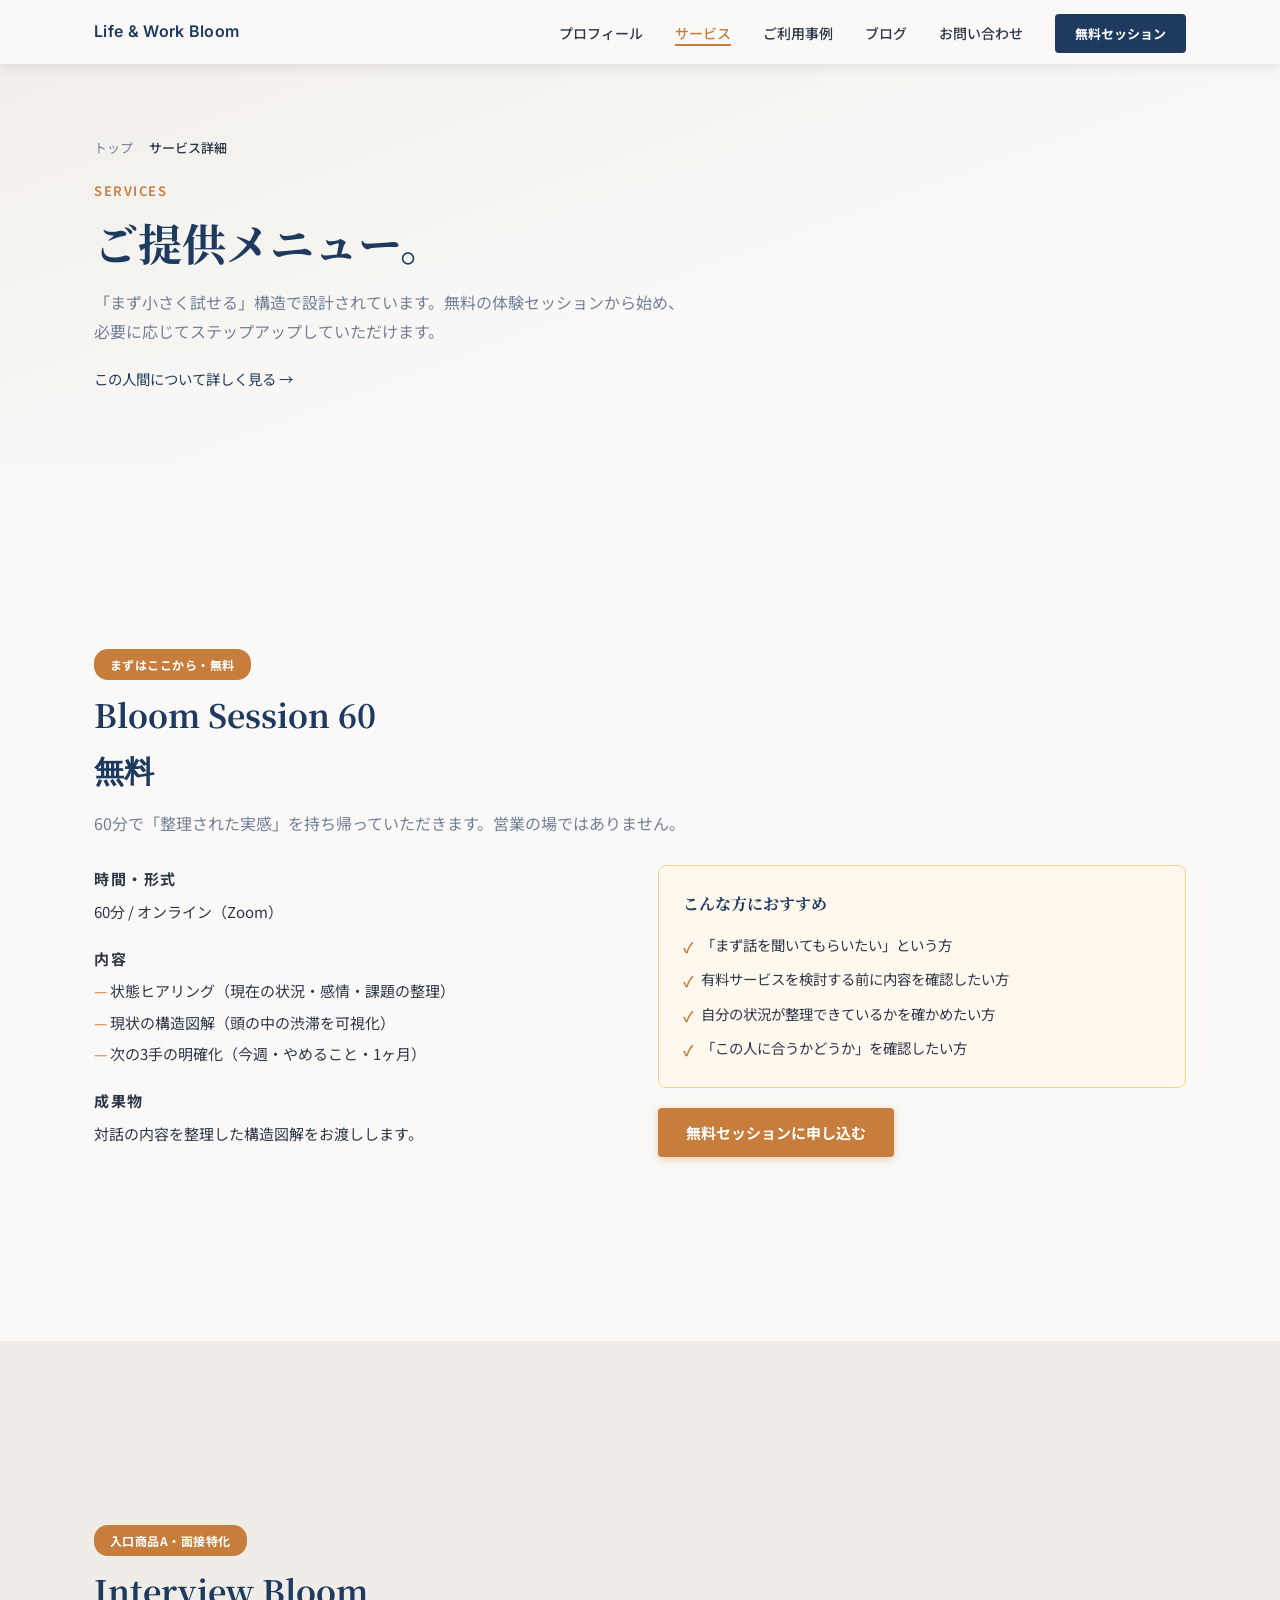
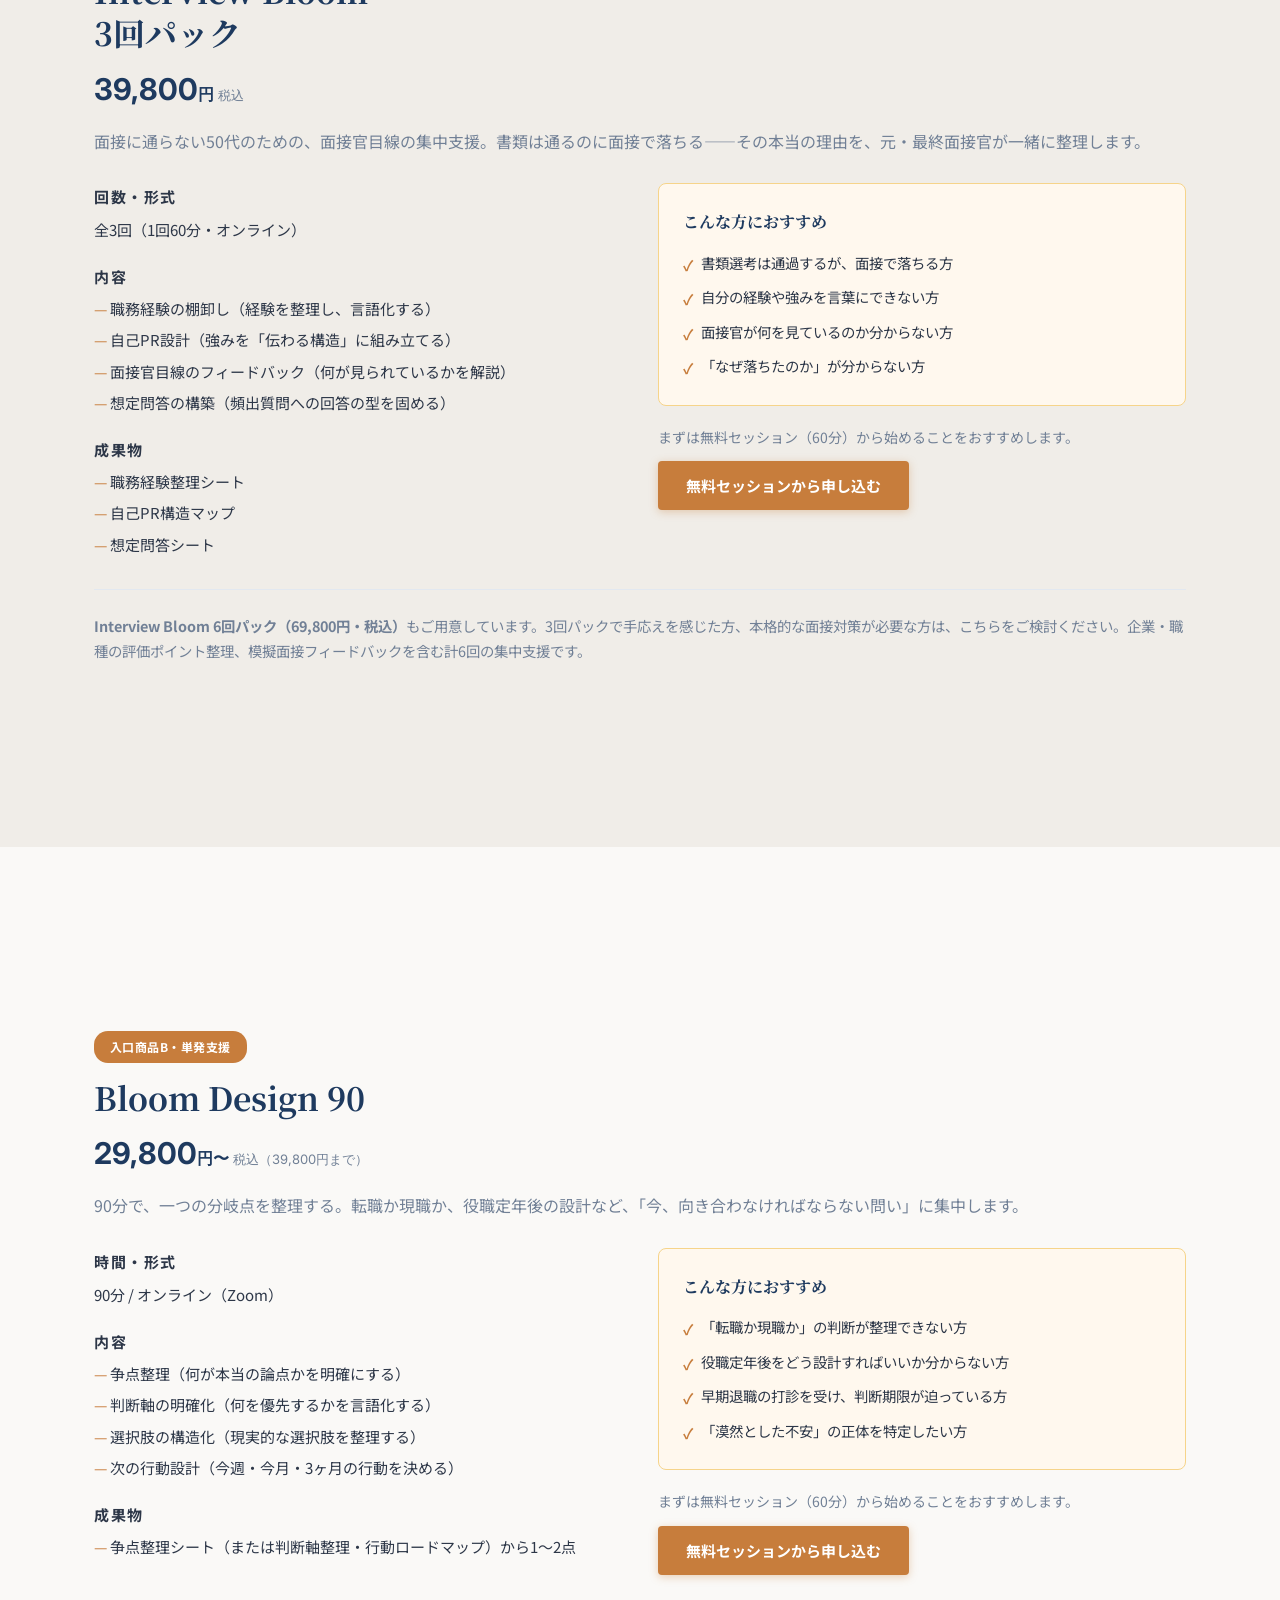
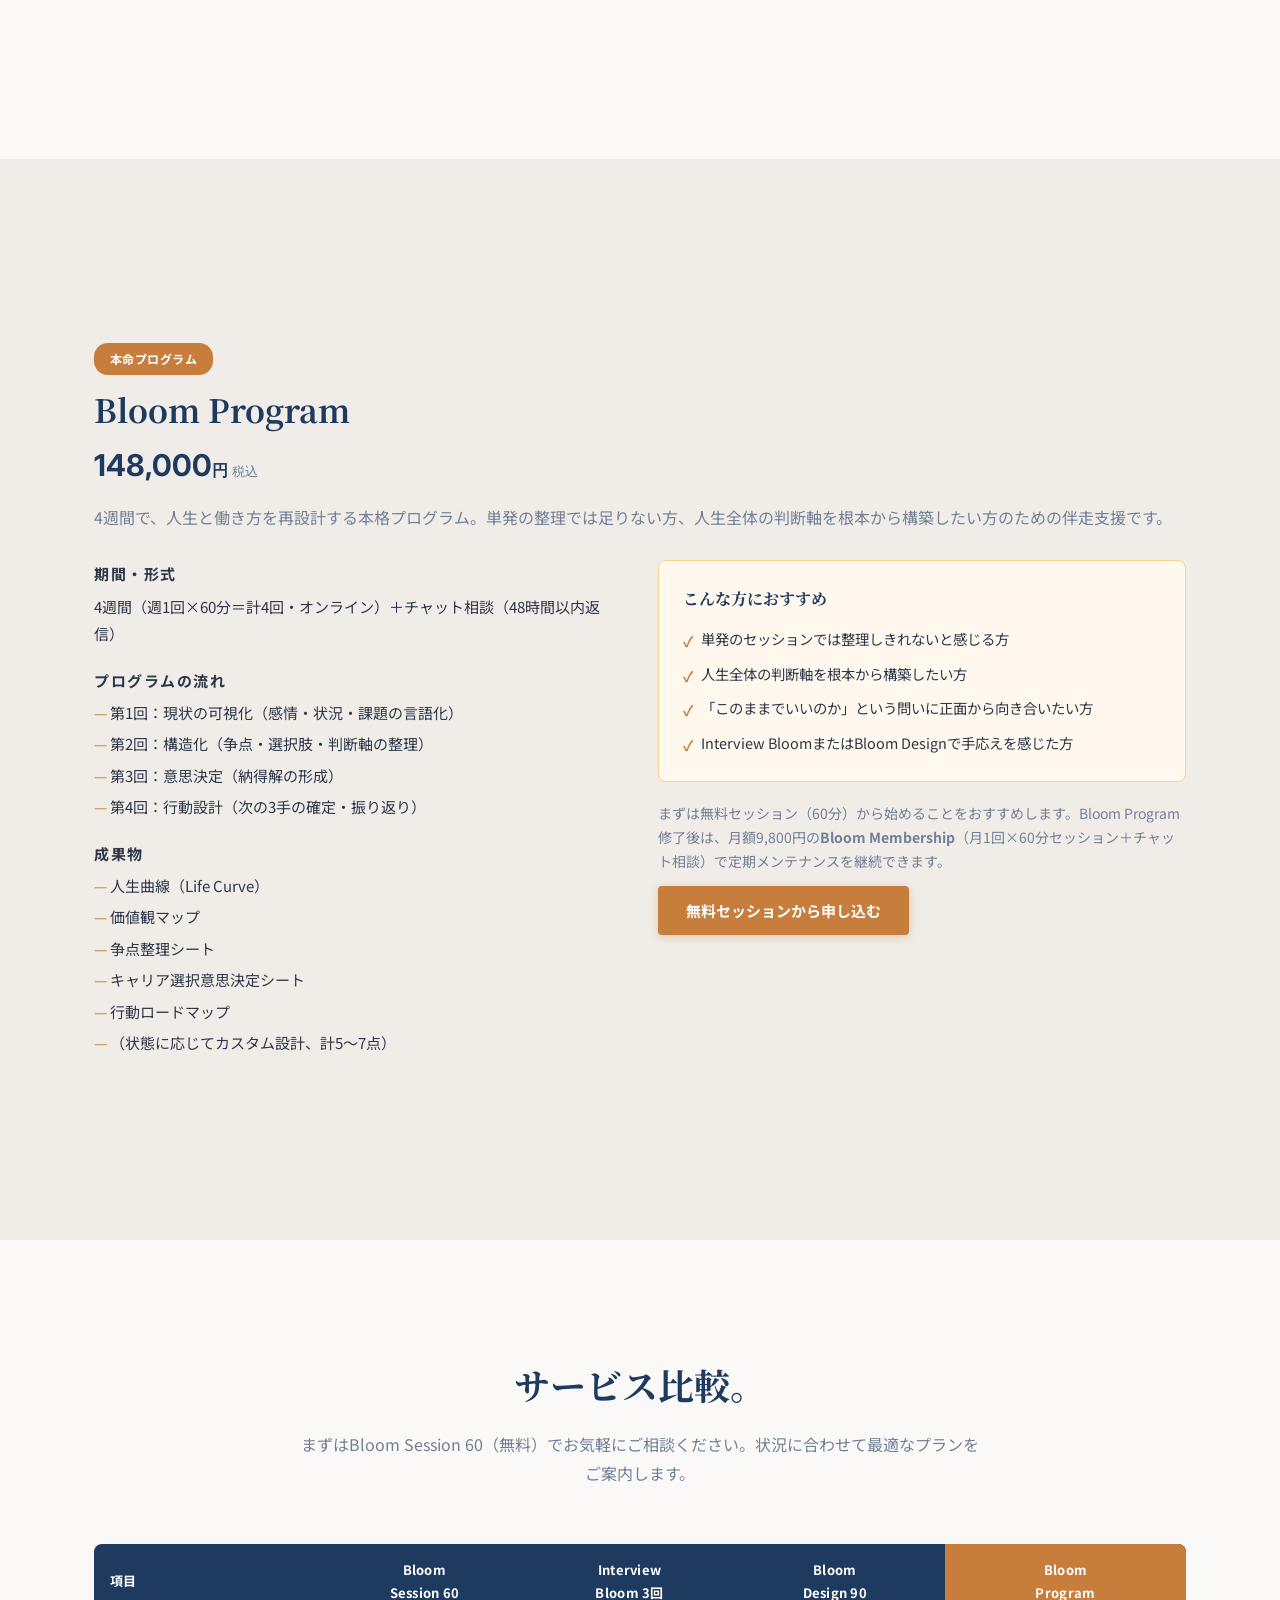
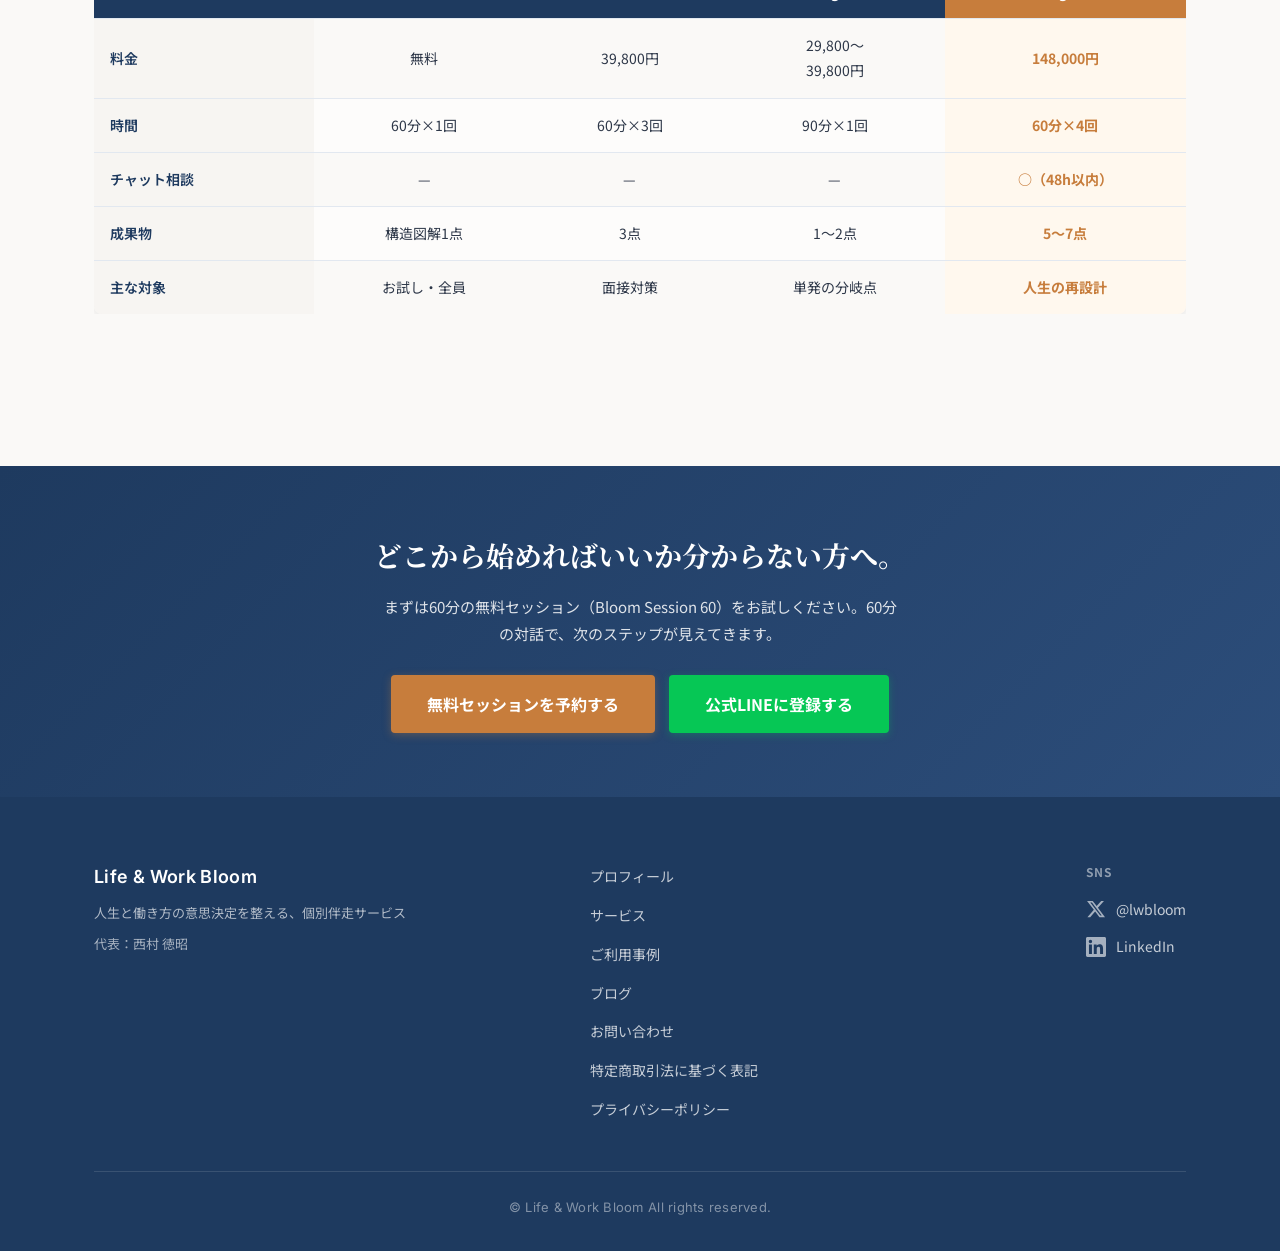
<file: services.html>
<!DOCTYPE html>
<html lang="ja">
<head>
  <!-- Google tag (gtag.js) -->
  <script async src="https://www.googletagmanager.com/gtag/js?id=G-DV33L164MY"></script>
  <script>
    window.dataLayer = window.dataLayer || [];
    function gtag(){dataLayer.push(arguments);}
    gtag('js', new Date());
    gtag('config', 'G-DV33L164MY');
  </script>
  <meta charset="UTF-8">
  <meta name="viewport" content="width=device-width, initial-scale=1.0">
  <title>50代の面接対策・転職意思決定支援サービス｜Life & Work Bloom</title>
  <meta name="description" content="面接に通らない50代の方へ。Interview Bloom（面接対策）・Bloom Design（転職・意思決定支援90分）・Bloom Program（4週間伴走）。元・最終面接官が50代の判断を構造化します。">
  <link rel="canonical" href="https://lwbloom.jp/services.html">

  <link rel="icon" type="image/svg+xml" href="/favicon.svg">
  <link rel="icon" type="image/x-icon" href="/favicon.ico">
  <link rel="apple-touch-icon" sizes="180x180" href="/apple-touch-icon.png">

  <meta property="og:type" content="website">
  <meta property="og:title" content="50代の面接対策・転職意思決定支援サービス｜Life & Work Bloom">
  <meta property="og:description" content="面接に通らない50代の方へ。面接対策・転職意思決定支援・人生再設計プログラム。まずは60分の無料セッションから。">
  <meta property="og:url" content="https://lwbloom.jp/services.html">
  <meta property="og:image" content="https://lwbloom.jp/images/ogp.jpg">
  <link rel="preconnect" href="https://fonts.googleapis.com">
  <link rel="preconnect" href="https://fonts.gstatic.com" crossorigin>
  <link href="https://fonts.googleapis.com/css2?family=Noto+Serif+JP:wght@400;600;700&family=Noto+Sans+JP:wght@400;500;700&family=Inter:wght@400;500;600&display=swap" rel="stylesheet">
  <link rel="stylesheet" href="css/styles.css">
</head>
<body>
  <header class="site-header" role="banner">
    <nav class="nav-inner" aria-label="メインナビゲーション">
      <a href="index.html" class="nav-logo" aria-label="Life &amp; Work Bloom トップページへ">
        <span class="nav-logo-en">Life &amp; Work Bloom</span>
      </a>
      <button class="nav-hamburger" id="navHamburger" aria-expanded="false" aria-controls="navMenu" aria-label="メニューを開く">
        <span class="hamburger-line"></span>
        <span class="hamburger-line"></span>
        <span class="hamburger-line"></span>
      </button>
      <ul class="nav-menu" id="navMenu" role="list">
        <li><a href="about.html" class="nav-link">プロフィール</a></li>
        <li><a href="services.html" class="nav-link active" aria-current="page">サービス</a></li>
        <li><a href="cases.html" class="nav-link">ご利用事例</a></li>
        <li><a href="blog/index.html" class="nav-link">ブログ</a></li>
        <li><a href="contact.html" class="nav-link">お問い合わせ</a></li>
        <li><a href="https://forms.gle/2vtvnC5zq1N5pTdb9" class="nav-cta" target="_blank" rel="noopener noreferrer">無料セッション</a></li>
      </ul>
    </nav>
  </header>

  <main id="main-content">

    <!-- Page Hero -->
    <section class="page-hero" aria-labelledby="services-hero-heading">
      <div class="container">
        <nav class="breadcrumb" aria-label="パンくずリスト">
          <a href="index.html">トップ</a>
          <span class="breadcrumb-sep" aria-hidden="true">›</span>
          <span class="breadcrumb-current">サービス詳細</span>
        </nav>
        <p class="page-hero-eyebrow">Services</p>
        <h1 id="services-hero-heading" class="page-hero-title">ご提供メニュー。</h1>
        <p class="page-hero-lead">「まず小さく試せる」構造で設計されています。無料の体験セッションから始め、必要に応じてステップアップしていただけます。</p>
        <a href="about.html" class="hero-about-link">この人間について詳しく見る →</a>
      </div>
    </section>

    <!-- Service 0: Free Session -->
    <section class="section-padding" id="session60" aria-labelledby="session60-heading">
      <div class="container">
        <div class="service-section">
          <span class="service-badge">まずはここから・無料</span>
          <h2 id="session60-heading" class="service-name">Bloom Session 60</h2>
          <p class="service-price-tag">無料</p>
          <p class="service-tagline">60分で「整理された実感」を持ち帰っていただきます。営業の場ではありません。</p>
          <div class="service-grid fade-in">
            <div>
              <div class="service-detail-item">
                <p class="service-detail-label">時間・形式</p>
                <p>60分 / オンライン（Zoom）</p>
              </div>
              <div class="service-detail-item">
                <p class="service-detail-label">内容</p>
                <ul>
                  <li>状態ヒアリング（現在の状況・感情・課題の整理）</li>
                  <li>現状の構造図解（頭の中の渋滞を可視化）</li>
                  <li>次の3手の明確化（今週・やめること・1ヶ月）</li>
                </ul>
              </div>
              <div class="service-detail-item">
                <p class="service-detail-label">成果物</p>
                <p>対話の内容を整理した構造図解をお渡しします。</p>
              </div>
            </div>
            <div>
              <div class="service-outcome-box">
                <p class="service-outcome-title">こんな方におすすめ</p>
                <ul class="service-outcome-list">
                  <li>「まず話を聞いてもらいたい」という方</li>
                  <li>有料サービスを検討する前に内容を確認したい方</li>
                  <li>自分の状況が整理できているかを確かめたい方</li>
                  <li>「この人に合うかどうか」を確認したい方</li>
                </ul>
              </div>
              <div class="service-cta-wrap">
                <a href="https://forms.gle/2vtvnC5zq1N5pTdb9" class="btn btn-primary" target="_blank" rel="noopener noreferrer">無料セッションに申し込む</a>
              </div>
            </div>
          </div>
        </div>
      </div>
    </section>

    <!-- Service 1: Interview Bloom -->
    <section class="section-padding section-alt" id="interview-bloom" aria-labelledby="interview-heading">
      <div class="container">
        <div class="service-section">
          <span class="service-badge">入口商品A・面接特化</span>
          <h2 id="interview-heading" class="service-name">Interview Bloom<br>3回パック</h2>
          <p class="service-price-tag">39,800<span class="price-unit">円</span><span class="price-tax">税込</span></p>
          <p class="service-tagline">面接に通らない50代のための、面接官目線の集中支援。書類は通るのに面接で落ちる——その本当の理由を、元・最終面接官が一緒に整理します。</p>
          <div class="service-grid fade-in">
            <div>
              <div class="service-detail-item">
                <p class="service-detail-label">回数・形式</p>
                <p>全3回（1回60分・オンライン）</p>
              </div>
              <div class="service-detail-item">
                <p class="service-detail-label">内容</p>
                <ul>
                  <li>職務経験の棚卸し（経験を整理し、言語化する）</li>
                  <li>自己PR設計（強みを「伝わる構造」に組み立てる）</li>
                  <li>面接官目線のフィードバック（何が見られているかを解説）</li>
                  <li>想定問答の構築（頻出質問への回答の型を固める）</li>
                </ul>
              </div>
              <div class="service-detail-item">
                <p class="service-detail-label">成果物</p>
                <ul>
                  <li>職務経験整理シート</li>
                  <li>自己PR構造マップ</li>
                  <li>想定問答シート</li>
                </ul>
              </div>
            </div>
            <div>
              <div class="service-outcome-box">
                <p class="service-outcome-title">こんな方におすすめ</p>
                <ul class="service-outcome-list">
                  <li>書類選考は通過するが、面接で落ちる方</li>
                  <li>自分の経験や強みを言葉にできない方</li>
                  <li>面接官が何を見ているのか分からない方</li>
                  <li>「なぜ落ちたのか」が分からない方</li>
                </ul>
              </div>
              <div class="service-cta-wrap">
                <p class="service-note">まずは無料セッション（60分）から始めることをおすすめします。</p>
                <a href="https://forms.gle/2vtvnC5zq1N5pTdb9" class="btn btn-primary" target="_blank" rel="noopener noreferrer">無料セッションから申し込む</a>
              </div>
            </div>
          </div>
          <div class="service-upgrade-note fade-in">
            <strong>Interview Bloom 6回パック（69,800円・税込）</strong>もご用意しています。3回パックで手応えを感じた方、本格的な面接対策が必要な方は、こちらをご検討ください。企業・職種の評価ポイント整理、模擬面接フィードバックを含む計6回の集中支援です。
          </div>
        </div>
      </div>
    </section>

    <!-- Service 2: Bloom Design -->
    <section class="section-padding" id="bloom-design" aria-labelledby="design-heading">
      <div class="container">
        <div class="service-section">
          <span class="service-badge">入口商品B・単発支援</span>
          <h2 id="design-heading" class="service-name">Bloom Design 90</h2>
          <p class="service-price-tag">29,800<span class="price-unit">円〜</span><span class="price-tax">税込（39,800円まで）</span></p>
          <p class="service-tagline">90分で、一つの分岐点を整理する。転職か現職か、役職定年後の設計など、「今、向き合わなければならない問い」に集中します。</p>
          <div class="service-grid fade-in">
            <div>
              <div class="service-detail-item">
                <p class="service-detail-label">時間・形式</p>
                <p>90分 / オンライン（Zoom）</p>
              </div>
              <div class="service-detail-item">
                <p class="service-detail-label">内容</p>
                <ul>
                  <li>争点整理（何が本当の論点かを明確にする）</li>
                  <li>判断軸の明確化（何を優先するかを言語化する）</li>
                  <li>選択肢の構造化（現実的な選択肢を整理する）</li>
                  <li>次の行動設計（今週・今月・3ヶ月の行動を決める）</li>
                </ul>
              </div>
              <div class="service-detail-item">
                <p class="service-detail-label">成果物</p>
                <ul>
                  <li>争点整理シート（または判断軸整理・行動ロードマップ）から1〜2点</li>
                </ul>
              </div>
            </div>
            <div>
              <div class="service-outcome-box">
                <p class="service-outcome-title">こんな方におすすめ</p>
                <ul class="service-outcome-list">
                  <li>「転職か現職か」の判断が整理できない方</li>
                  <li>役職定年後をどう設計すればいいか分からない方</li>
                  <li>早期退職の打診を受け、判断期限が迫っている方</li>
                  <li>「漠然とした不安」の正体を特定したい方</li>
                </ul>
              </div>
              <div class="service-cta-wrap">
                <p class="service-note">まずは無料セッション（60分）から始めることをおすすめします。</p>
                <a href="https://forms.gle/2vtvnC5zq1N5pTdb9" class="btn btn-primary" target="_blank" rel="noopener noreferrer">無料セッションから申し込む</a>
              </div>
            </div>
          </div>
        </div>
      </div>
    </section>

    <!-- Service 3: Bloom Program -->
    <section class="section-padding section-alt" id="bloom-program" aria-labelledby="program-heading">
      <div class="container">
        <div class="service-section">
          <span class="service-badge">本命プログラム</span>
          <h2 id="program-heading" class="service-name">Bloom Program</h2>
          <p class="service-price-tag">148,000<span class="price-unit">円</span><span class="price-tax">税込</span></p>
          <p class="service-tagline">4週間で、人生と働き方を再設計する本格プログラム。単発の整理では足りない方、人生全体の判断軸を根本から構築したい方のための伴走支援です。</p>
          <div class="service-grid fade-in">
            <div>
              <div class="service-detail-item">
                <p class="service-detail-label">期間・形式</p>
                <p>4週間（週1回×60分＝計4回・オンライン）＋チャット相談（48時間以内返信）</p>
              </div>
              <div class="service-detail-item">
                <p class="service-detail-label">プログラムの流れ</p>
                <ul>
                  <li>第1回：現状の可視化（感情・状況・課題の言語化）</li>
                  <li>第2回：構造化（争点・選択肢・判断軸の整理）</li>
                  <li>第3回：意思決定（納得解の形成）</li>
                  <li>第4回：行動設計（次の3手の確定・振り返り）</li>
                </ul>
              </div>
              <div class="service-detail-item">
                <p class="service-detail-label">成果物</p>
                <ul>
                  <li>人生曲線（Life Curve）</li>
                  <li>価値観マップ</li>
                  <li>争点整理シート</li>
                  <li>キャリア選択意思決定シート</li>
                  <li>行動ロードマップ</li>
                  <li>（状態に応じてカスタム設計、計5〜7点）</li>
                </ul>
              </div>
            </div>
            <div>
              <div class="service-outcome-box">
                <p class="service-outcome-title">こんな方におすすめ</p>
                <ul class="service-outcome-list">
                  <li>単発のセッションでは整理しきれないと感じる方</li>
                  <li>人生全体の判断軸を根本から構築したい方</li>
                  <li>「このままでいいのか」という問いに正面から向き合いたい方</li>
                  <li>Interview BloomまたはBloom Designで手応えを感じた方</li>
                </ul>
              </div>
              <div class="service-cta-wrap">
                <p class="service-note">まずは無料セッション（60分）から始めることをおすすめします。Bloom Program修了後は、月額9,800円の<strong>Bloom Membership</strong>（月1回×60分セッション＋チャット相談）で定期メンテナンスを継続できます。</p>
                <a href="https://forms.gle/2vtvnC5zq1N5pTdb9" class="btn btn-primary" target="_blank" rel="noopener noreferrer">無料セッションから申し込む</a>
              </div>
            </div>
          </div>
        </div>
      </div>
    </section>

    <!-- Comparison -->
    <section class="section-padding" aria-labelledby="compare-heading">
      <div class="container">
        <div class="section-header fade-in">
          <h2 id="compare-heading" class="section-title">サービス比較。</h2>
          <p class="section-lead">まずはBloom Session 60（無料）でお気軽にご相談ください。状況に合わせて最適なプランをご案内します。</p>
        </div>
        <div class="table-wrapper fade-in">
          <table class="comparison-table" aria-label="サービス比較表">
            <thead>
              <tr>
                <th scope="col">項目</th>
                <th scope="col">Bloom<br>Session 60</th>
                <th scope="col">Interview<br>Bloom 3回</th>
                <th scope="col">Bloom<br>Design 90</th>
                <th scope="col" class="highlight-col">Bloom<br>Program</th>
              </tr>
            </thead>
            <tbody>
              <tr>
                <th scope="row">料金</th>
                <td>無料</td>
                <td>39,800円</td>
                <td>29,800〜<br>39,800円</td>
                <td class="highlight-col"><strong>148,000円</strong></td>
              </tr>
              <tr>
                <th scope="row">時間</th>
                <td>60分×1回</td>
                <td>60分×3回</td>
                <td>90分×1回</td>
                <td class="highlight-col"><strong>60分×4回</strong></td>
              </tr>
              <tr>
                <th scope="row">チャット相談</th>
                <td>—</td>
                <td>—</td>
                <td>—</td>
                <td class="highlight-col"><strong>○（48h以内）</strong></td>
              </tr>
              <tr>
                <th scope="row">成果物</th>
                <td>構造図解1点</td>
                <td>3点</td>
                <td>1〜2点</td>
                <td class="highlight-col"><strong>5〜7点</strong></td>
              </tr>
              <tr>
                <th scope="row">主な対象</th>
                <td>お試し・全員</td>
                <td>面接対策</td>
                <td>単発の分岐点</td>
                <td class="highlight-col"><strong>人生の再設計</strong></td>
              </tr>
            </tbody>
          </table>
        </div>
      </div>
    </section>

    <!-- CTA -->
    <section class="inner-cta" aria-labelledby="services-cta-heading">
      <div class="container">
        <h2 id="services-cta-heading" class="inner-cta-title">どこから始めればいいか分からない方へ。</h2>
        <p class="inner-cta-body">まずは60分の無料セッション（Bloom Session 60）をお試しください。60分の対話で、次のステップが見えてきます。</p>
        <div class="inner-cta-btns">
          <a href="https://forms.gle/2vtvnC5zq1N5pTdb9" class="btn btn-primary btn-lg" target="_blank" rel="noopener noreferrer">無料セッションを予約する</a>
          <a href="https://line.me/R/ti/p/@937kcnma" class="btn btn-line btn-lg" target="_blank" rel="noopener noreferrer">公式LINEに登録する</a>
        </div>
      </div>
    </section>

  </main>

  <footer class="site-footer" role="contentinfo">
    <div class="container">
      <div class="footer-inner">
        <div class="footer-brand">
          <p class="footer-logo">Life &amp; Work Bloom</p>
          <p class="footer-tagline">人生と働き方の意思決定を整える、個別伴走サービス</p>
          <p class="footer-rep">代表：西村 徳昭</p>
        </div>
        <nav class="footer-nav" aria-label="フッターナビゲーション">
          <ul role="list">
            <li><a href="about.html">プロフィール</a></li>
            <li><a href="services.html">サービス</a></li>
            <li><a href="cases.html">ご利用事例</a></li>
            <li><a href="blog/index.html">ブログ</a></li>
            <li><a href="contact.html">お問い合わせ</a></li>
            <li><a href="legal.html">特定商取引法に基づく表記</a></li>
            <li><a href="privacy.html">プライバシーポリシー</a></li>
          </ul>
        </nav>
        <div class="footer-social">
          <p class="footer-social-label">SNS</p>
          <ul class="footer-social-list" role="list">
            <li>
              <a href="https://twitter.com/lwbloom" target="_blank" rel="noopener noreferrer" aria-label="X（旧Twitter）@lwbloom">
                <svg class="social-icon" aria-hidden="true" viewBox="0 0 24 24" fill="currentColor" width="20" height="20"><path d="M18.244 2.25h3.308l-7.227 8.26 8.502 11.24H16.17l-5.214-6.817L4.99 21.75H1.68l7.73-8.835L1.254 2.25H8.08l4.713 6.231zm-1.161 17.52h1.833L7.084 4.126H5.117z"/></svg>
                <span>@lwbloom</span>
              </a>
            </li>
            <li>
              <a href="https://www.linkedin.com/in/lwbloom" target="_blank" rel="noopener noreferrer" aria-label="LinkedIn lwbloom">
                <svg class="social-icon" aria-hidden="true" viewBox="0 0 24 24" fill="currentColor" width="20" height="20"><path d="M20.447 20.452h-3.554v-5.569c0-1.328-.027-3.037-1.852-3.037-1.853 0-2.136 1.445-2.136 2.939v5.667H9.351V9h3.414v1.561h.046c.477-.9 1.637-1.85 3.37-1.85 3.601 0 4.267 2.37 4.267 5.455v6.286zM5.337 7.433a2.062 2.062 0 01-2.063-2.065 2.064 2.064 0 112.063 2.065zm1.782 13.019H3.555V9h3.564v11.452zM22.225 0H1.771C.792 0 0 .774 0 1.729v20.542C0 23.227.792 24 1.771 24h20.451C23.2 24 24 23.227 24 22.271V1.729C24 .774 23.2 0 22.222 0h.003z"/></svg>
                <span>LinkedIn</span>
              </a>
            </li>
          </ul>
        </div>
      </div>
      <div class="footer-bottom">
        <p class="footer-copyright">&copy; Life &amp; Work Bloom All rights reserved.</p>
      </div>
    </div>
  </footer>

  <script src="js/scripts.js" defer></script>
</body>
</html>
</file>
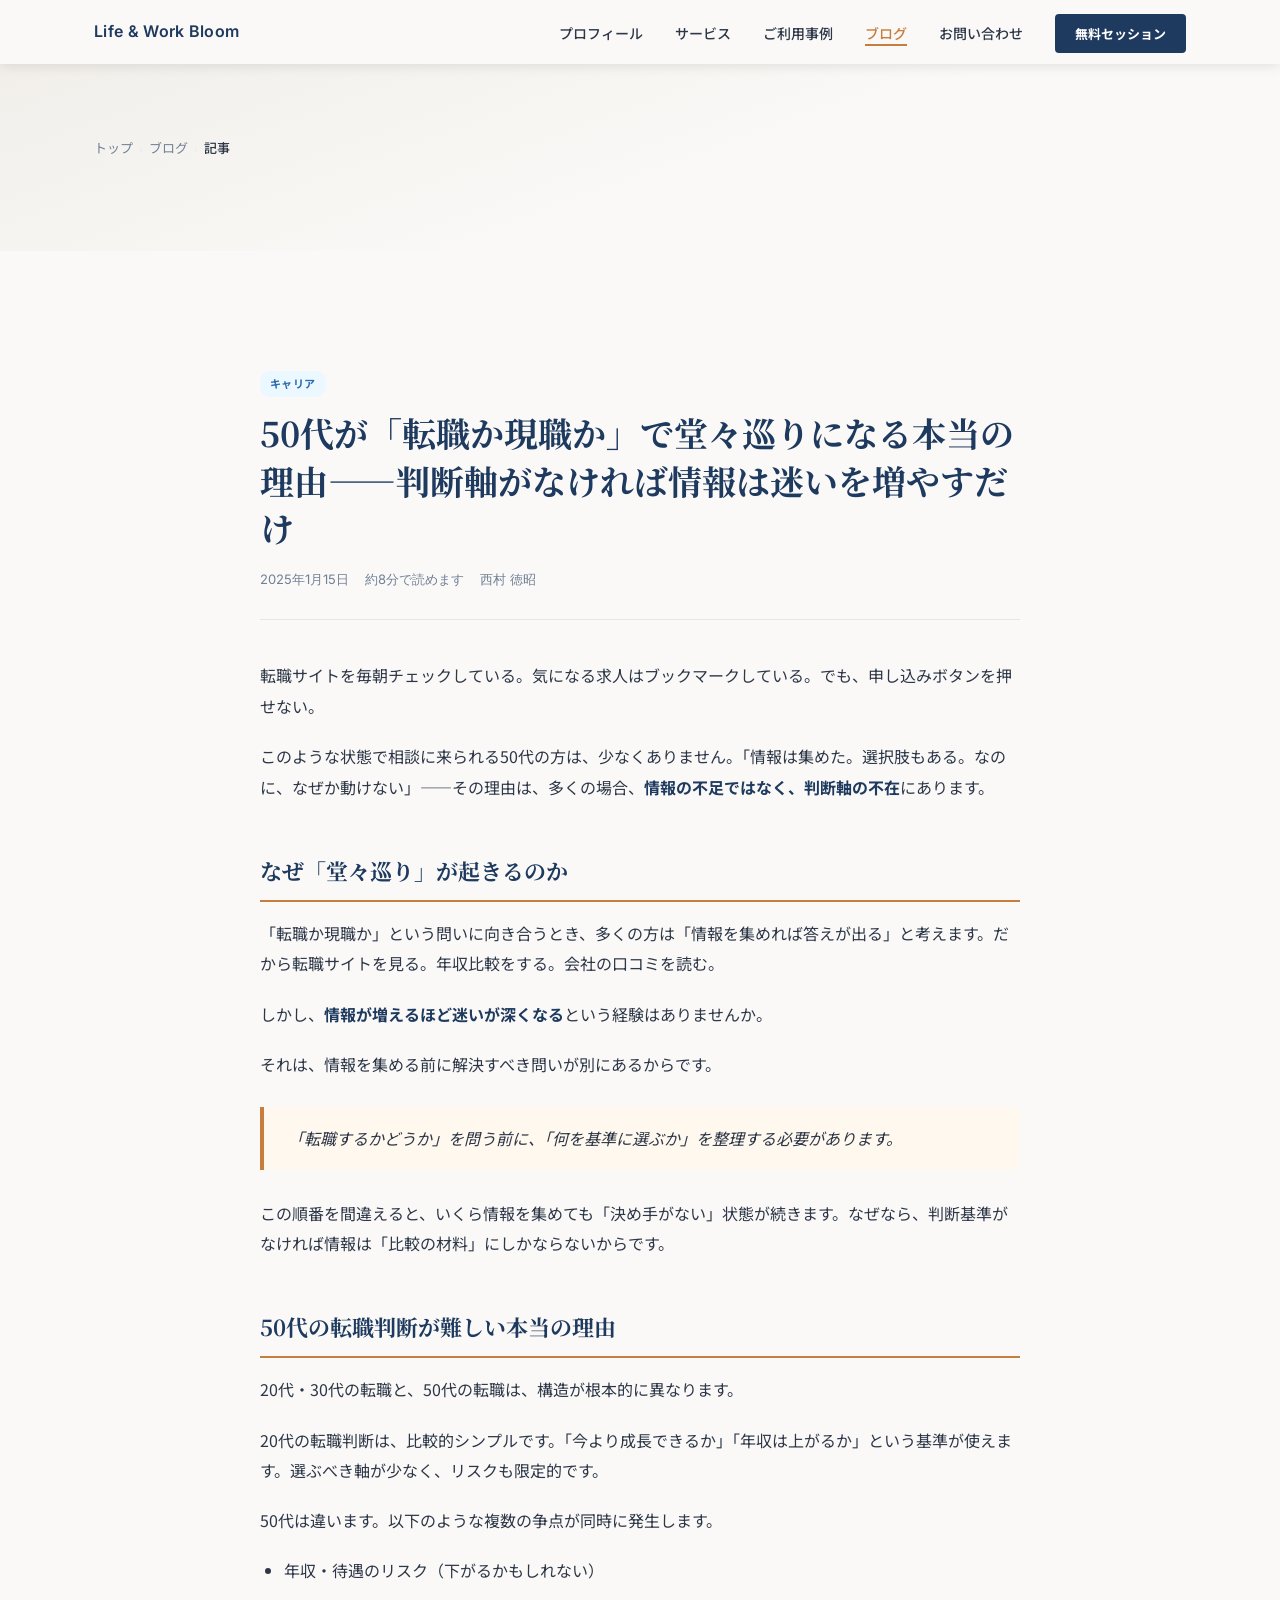
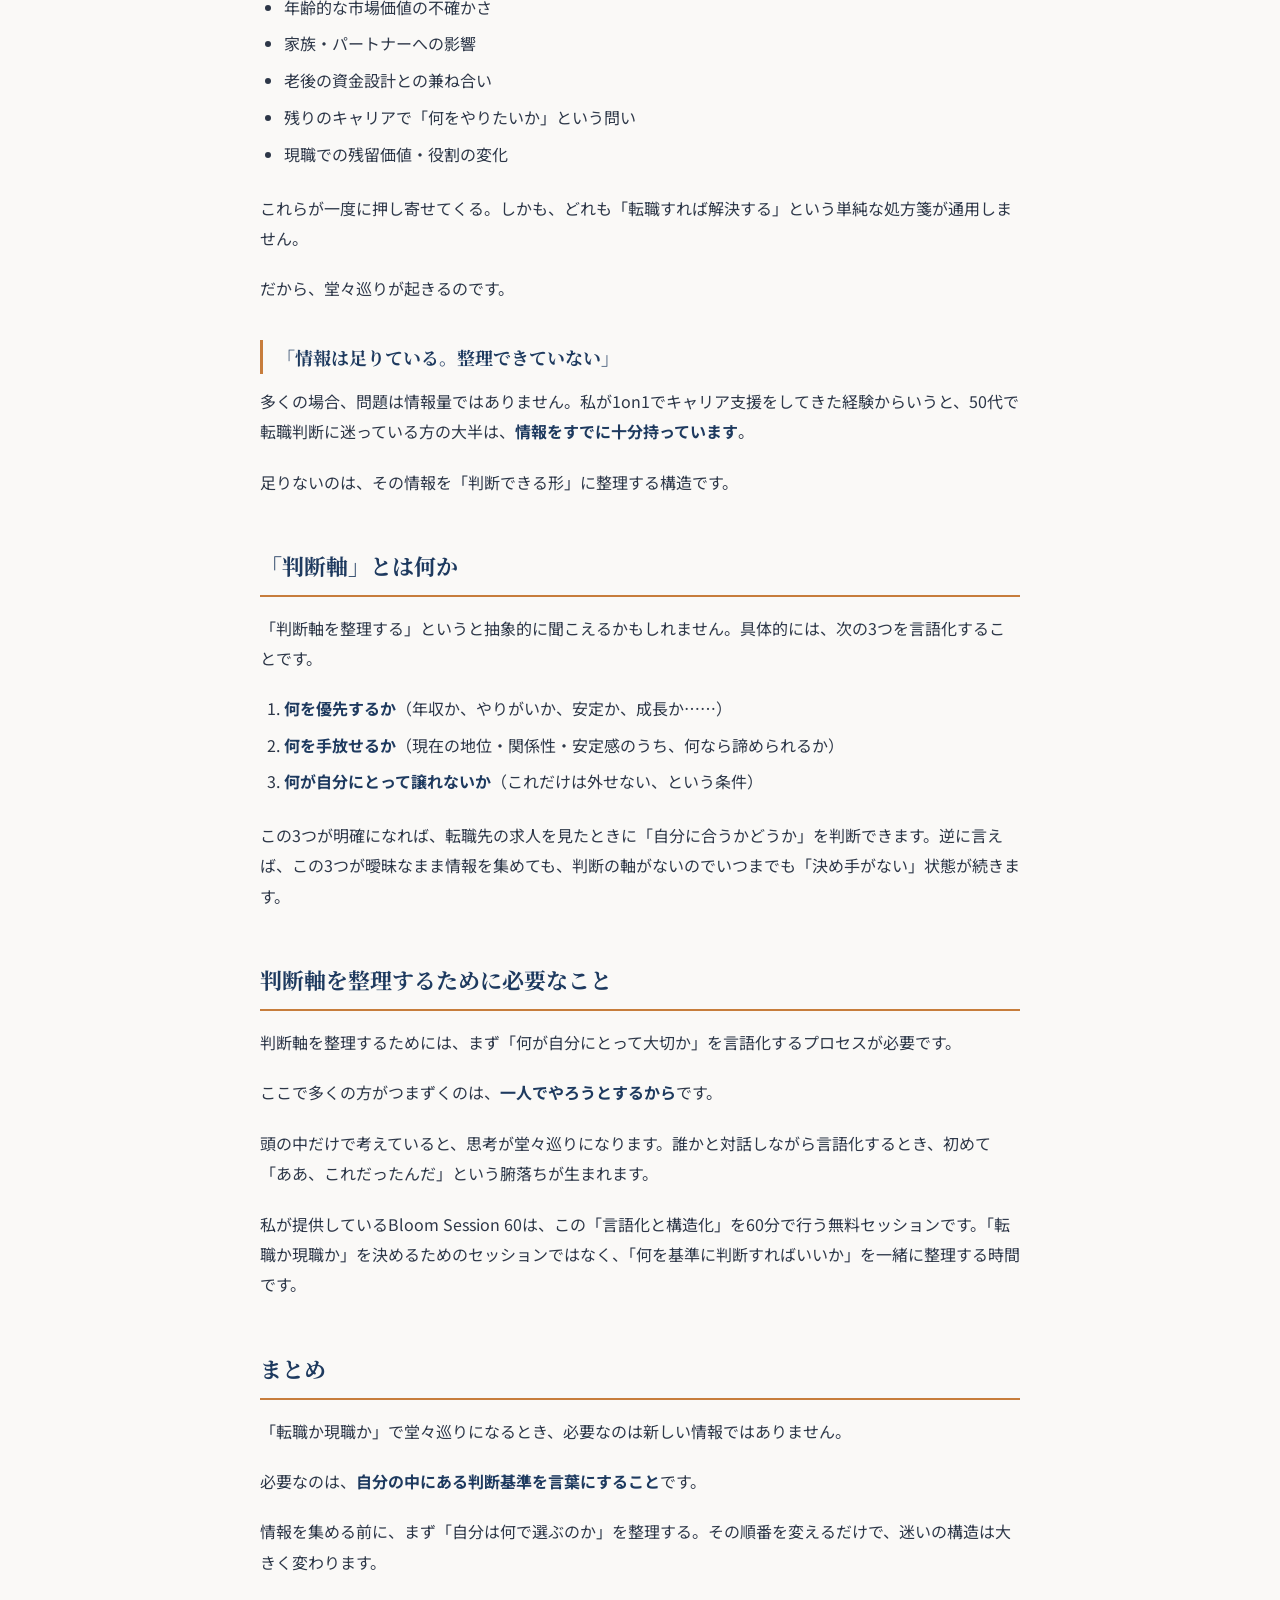
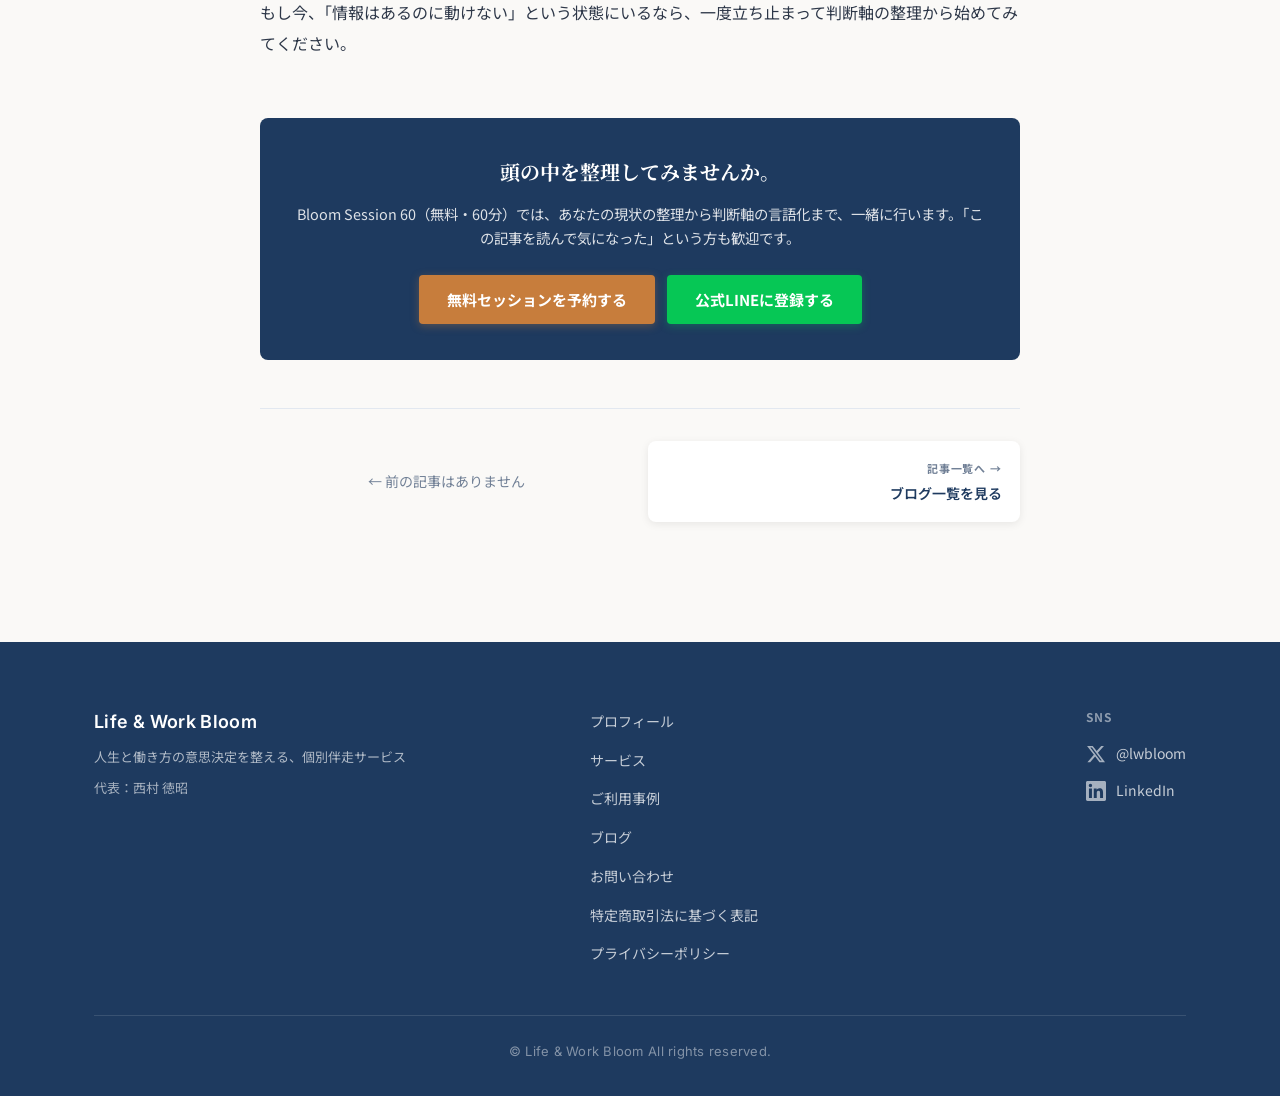
<file: blog/posts/sample.html>
<!DOCTYPE html>
<html lang="ja">
<head>
  <!-- Google tag (gtag.js) -->
  <script async src="https://www.googletagmanager.com/gtag/js?id=G-DV33L164MY"></script>
  <script>
    window.dataLayer = window.dataLayer || [];
    function gtag(){dataLayer.push(arguments);}
    gtag('js', new Date());
    gtag('config', 'G-DV33L164MY');
  </script>
  <meta charset="UTF-8">
  <meta name="viewport" content="width=device-width, initial-scale=1.0">
  <title>50代が「転職か現職か」で堂々巡りになる本当の理由｜Life & Work Bloom</title>
  <meta name="description" content="転職したい気持ちはある。でも踏み切れない。この堂々巡りは、情報不足ではなく判断軸の不在が原因です。元・最終面接官が、50代の意思決定を構造化する方法を解説します。">
  <link rel="canonical" href="https://lwbloom.jp/blog/posts/sample.html">

  <link rel="icon" type="image/svg+xml" href="/favicon.svg">
  <link rel="icon" type="image/x-icon" href="/favicon.ico">
  <link rel="apple-touch-icon" sizes="180x180" href="/apple-touch-icon.png">

  <meta property="og:type" content="article">
  <meta property="og:title" content="50代が「転職か現職か」で堂々巡りになる本当の理由｜Life & Work Bloom">
  <meta property="og:description" content="転職したい気持ちはある。でも踏み切れない。この堂々巡りは、情報不足ではなく判断軸の不在が原因です。">
  <meta property="og:url" content="https://lwbloom.jp/blog/posts/sample.html">
  <meta property="og:image" content="https://lwbloom.jp/images/ogp.jpg">
  <meta property="article:author" content="西村 徳昭">
  <meta property="article:published_time" content="2025-01-15">
  <link rel="preconnect" href="https://fonts.googleapis.com">
  <link rel="preconnect" href="https://fonts.gstatic.com" crossorigin>
  <link href="https://fonts.googleapis.com/css2?family=Noto+Serif+JP:wght@400;600;700&family=Noto+Sans+JP:wght@400;500;700&family=Inter:wght@400;500;600&display=swap" rel="stylesheet">
  <link rel="stylesheet" href="../../css/styles.css">
</head>
<body>
  <header class="site-header" role="banner">
    <nav class="nav-inner" aria-label="メインナビゲーション">
      <a href="../../index.html" class="nav-logo" aria-label="Life &amp; Work Bloom トップページへ">
        <span class="nav-logo-en">Life &amp; Work Bloom</span>
      </a>
      <button class="nav-hamburger" id="navHamburger" aria-expanded="false" aria-controls="navMenu" aria-label="メニューを開く">
        <span class="hamburger-line"></span>
        <span class="hamburger-line"></span>
        <span class="hamburger-line"></span>
      </button>
      <ul class="nav-menu" id="navMenu" role="list">
        <li><a href="../../about.html" class="nav-link">プロフィール</a></li>
        <li><a href="../../services.html" class="nav-link">サービス</a></li>
        <li><a href="../../cases.html" class="nav-link">ご利用事例</a></li>
        <li><a href="../index.html" class="nav-link active" aria-current="page">ブログ</a></li>
        <li><a href="../../contact.html" class="nav-link">お問い合わせ</a></li>
        <li><a href="https://forms.gle/2vtvnC5zq1N5pTdb9" class="nav-cta" target="_blank" rel="noopener noreferrer">無料セッション</a></li>
      </ul>
    </nav>
  </header>

  <main id="main-content">
    <div class="page-hero">
      <div class="container">
        <nav class="breadcrumb" aria-label="パンくずリスト">
          <a href="../../index.html">トップ</a>
          <span class="breadcrumb-sep" aria-hidden="true">›</span>
          <a href="../index.html">ブログ</a>
          <span class="breadcrumb-sep" aria-hidden="true">›</span>
          <span class="breadcrumb-current">記事</span>
        </nav>
      </div>
    </div>

    <section class="section-padding" aria-label="ブログ記事">
      <div class="container">
        <div class="article-wrap">

          <!-- Article Header -->
          <header class="article-header fade-in">
            <div class="blog-card-meta">
              <span class="tag tag-career">キャリア</span>
            </div>
            <h1 class="article-title">50代が「転職か現職か」で堂々巡りになる本当の理由——判断軸がなければ情報は迷いを増やすだけ</h1>
            <div class="article-meta">
              <span class="article-meta-item">
                <time datetime="2025-01-15">2025年1月15日</time>
              </span>
              <span class="article-meta-item">約8分で読めます</span>
              <span class="article-meta-item">西村 徳昭</span>
            </div>
          </header>

          <!-- Article Body -->
          <div class="article-content fade-in">

            <p>転職サイトを毎朝チェックしている。気になる求人はブックマークしている。でも、申し込みボタンを押せない。</p>
            <p>このような状態で相談に来られる50代の方は、少なくありません。「情報は集めた。選択肢もある。なのに、なぜか動けない」——その理由は、多くの場合、<strong>情報の不足ではなく、判断軸の不在</strong>にあります。</p>

            <h2>なぜ「堂々巡り」が起きるのか</h2>
            <p>「転職か現職か」という問いに向き合うとき、多くの方は「情報を集めれば答えが出る」と考えます。だから転職サイトを見る。年収比較をする。会社の口コミを読む。</p>
            <p>しかし、<strong>情報が増えるほど迷いが深くなる</strong>という経験はありませんか。</p>
            <p>それは、情報を集める前に解決すべき問いが別にあるからです。</p>

            <blockquote>
              <p>「転職するかどうか」を問う前に、「何を基準に選ぶか」を整理する必要があります。</p>
            </blockquote>

            <p>この順番を間違えると、いくら情報を集めても「決め手がない」状態が続きます。なぜなら、判断基準がなければ情報は「比較の材料」にしかならないからです。</p>

            <h2>50代の転職判断が難しい本当の理由</h2>
            <p>20代・30代の転職と、50代の転職は、構造が根本的に異なります。</p>
            <p>20代の転職判断は、比較的シンプルです。「今より成長できるか」「年収は上がるか」という基準が使えます。選ぶべき軸が少なく、リスクも限定的です。</p>
            <p>50代は違います。以下のような複数の争点が同時に発生します。</p>
            <ul>
              <li>年収・待遇のリスク（下がるかもしれない）</li>
              <li>年齢的な市場価値の不確かさ</li>
              <li>家族・パートナーへの影響</li>
              <li>老後の資金設計との兼ね合い</li>
              <li>残りのキャリアで「何をやりたいか」という問い</li>
              <li>現職での残留価値・役割の変化</li>
            </ul>
            <p>これらが一度に押し寄せてくる。しかも、どれも「転職すれば解決する」という単純な処方箋が通用しません。</p>
            <p>だから、堂々巡りが起きるのです。</p>

            <h3>「情報は足りている。整理できていない」</h3>
            <p>多くの場合、問題は情報量ではありません。私が1on1でキャリア支援をしてきた経験からいうと、50代で転職判断に迷っている方の大半は、<strong>情報をすでに十分持っています</strong>。</p>
            <p>足りないのは、その情報を「判断できる形」に整理する構造です。</p>

            <h2>「判断軸」とは何か</h2>
            <p>「判断軸を整理する」というと抽象的に聞こえるかもしれません。具体的には、次の3つを言語化することです。</p>
            <ol>
              <li><strong>何を優先するか</strong>（年収か、やりがいか、安定か、成長か……）</li>
              <li><strong>何を手放せるか</strong>（現在の地位・関係性・安定感のうち、何なら諦められるか）</li>
              <li><strong>何が自分にとって譲れないか</strong>（これだけは外せない、という条件）</li>
            </ol>
            <p>この3つが明確になれば、転職先の求人を見たときに「自分に合うかどうか」を判断できます。逆に言えば、この3つが曖昧なまま情報を集めても、判断の軸がないのでいつまでも「決め手がない」状態が続きます。</p>

            <h2>判断軸を整理するために必要なこと</h2>
            <p>判断軸を整理するためには、まず「何が自分にとって大切か」を言語化するプロセスが必要です。</p>
            <p>ここで多くの方がつまずくのは、<strong>一人でやろうとするから</strong>です。</p>
            <p>頭の中だけで考えていると、思考が堂々巡りになります。誰かと対話しながら言語化するとき、初めて「ああ、これだったんだ」という腑落ちが生まれます。</p>
            <p>私が提供しているBloom Session 60は、この「言語化と構造化」を60分で行う無料セッションです。「転職か現職か」を決めるためのセッションではなく、「何を基準に判断すればいいか」を一緒に整理する時間です。</p>

            <h2>まとめ</h2>
            <p>「転職か現職か」で堂々巡りになるとき、必要なのは新しい情報ではありません。</p>
            <p>必要なのは、<strong>自分の中にある判断基準を言葉にすること</strong>です。</p>
            <p>情報を集める前に、まず「自分は何で選ぶのか」を整理する。その順番を変えるだけで、迷いの構造は大きく変わります。</p>
            <p>もし今、「情報はあるのに動けない」という状態にいるなら、一度立ち止まって判断軸の整理から始めてみてください。</p>

          </div>

          <!-- Article CTA -->
          <aside class="article-cta fade-in" aria-label="無料セッションの案内">
            <h2 class="article-cta-title">頭の中を整理してみませんか。</h2>
            <p class="article-cta-body">Bloom Session 60（無料・60分）では、あなたの現状の整理から判断軸の言語化まで、一緒に行います。「この記事を読んで気になった」という方も歓迎です。</p>
            <div class="article-cta-btns">
              <a href="https://forms.gle/2vtvnC5zq1N5pTdb9" class="btn btn-primary" target="_blank" rel="noopener noreferrer">無料セッションを予約する</a>
              <a href="https://line.me/R/ti/p/@937kcnma" class="btn btn-line" target="_blank" rel="noopener noreferrer">公式LINEに登録する</a>
            </div>
          </aside>

          <!-- Article Navigation -->
          <nav class="article-nav fade-in" aria-label="記事ナビゲーション">
            <span class="article-nav-placeholder">← 前の記事はありません</span>
            <a href="../index.html" class="article-nav-link nav-next">
              <span class="article-nav-label">記事一覧へ →</span>
              <span class="article-nav-title">ブログ一覧を見る</span>
            </a>
          </nav>

        </div>
      </div>
    </section>
  </main>

  <footer class="site-footer" role="contentinfo">
    <div class="container">
      <div class="footer-inner">
        <div class="footer-brand">
          <p class="footer-logo">Life &amp; Work Bloom</p>
          <p class="footer-tagline">人生と働き方の意思決定を整える、個別伴走サービス</p>
          <p class="footer-rep">代表：西村 徳昭</p>
        </div>
        <nav class="footer-nav" aria-label="フッターナビゲーション">
          <ul role="list">
            <li><a href="../../about.html">プロフィール</a></li>
            <li><a href="../../services.html">サービス</a></li>
            <li><a href="../../cases.html">ご利用事例</a></li>
            <li><a href="../index.html">ブログ</a></li>
            <li><a href="../../contact.html">お問い合わせ</a></li>
            <li><a href="../../legal.html">特定商取引法に基づく表記</a></li>
            <li><a href="../../privacy.html">プライバシーポリシー</a></li>
          </ul>
        </nav>
        <div class="footer-social">
          <p class="footer-social-label">SNS</p>
          <ul class="footer-social-list" role="list">
            <li>
              <a href="https://twitter.com/lwbloom" target="_blank" rel="noopener noreferrer" aria-label="X（旧Twitter）@lwbloom">
                <svg class="social-icon" aria-hidden="true" viewBox="0 0 24 24" fill="currentColor" width="20" height="20"><path d="M18.244 2.25h3.308l-7.227 8.26 8.502 11.24H16.17l-5.214-6.817L4.99 21.75H1.68l7.73-8.835L1.254 2.25H8.08l4.713 6.231zm-1.161 17.52h1.833L7.084 4.126H5.117z"/></svg>
                <span>@lwbloom</span>
              </a>
            </li>
            <li>
              <a href="https://www.linkedin.com/in/lwbloom" target="_blank" rel="noopener noreferrer" aria-label="LinkedIn lwbloom">
                <svg class="social-icon" aria-hidden="true" viewBox="0 0 24 24" fill="currentColor" width="20" height="20"><path d="M20.447 20.452h-3.554v-5.569c0-1.328-.027-3.037-1.852-3.037-1.853 0-2.136 1.445-2.136 2.939v5.667H9.351V9h3.414v1.561h.046c.477-.9 1.637-1.85 3.37-1.85 3.601 0 4.267 2.37 4.267 5.455v6.286zM5.337 7.433a2.062 2.062 0 01-2.063-2.065 2.064 2.064 0 112.063 2.065zm1.782 13.019H3.555V9h3.564v11.452zM22.225 0H1.771C.792 0 0 .774 0 1.729v20.542C0 23.227.792 24 1.771 24h20.451C23.2 24 24 23.227 24 22.271V1.729C24 .774 23.2 0 22.222 0h.003z"/></svg>
                <span>LinkedIn</span>
              </a>
            </li>
          </ul>
        </div>
      </div>
      <div class="footer-bottom">
        <p class="footer-copyright">&copy; Life &amp; Work Bloom All rights reserved.</p>
      </div>
    </div>
  </footer>

  <script src="../../js/scripts.js" defer></script>
</body>
</html>
</file>
<file: css/styles.css>
/* =====================================================
   Life & Work Bloom — styles.css
   ===================================================== */

/* ---------- Custom Properties ---------- */
:root {
  --color-primary:    #1e3a5f;
  --color-secondary:  #2c5282;
  --color-accent:     #c77d3c;
  --color-bg:         #faf9f7;
  --color-text:       #2d3748;
  --color-muted:      #718096;
  --color-border:     #e2e8f0;
  --color-white:      #ffffff;
  --color-line:       #06c755;

  --font-serif:   'Noto Serif JP', serif;
  --font-sans:    'Noto Sans JP', sans-serif;
  --font-inter:   'Inter', sans-serif;

  --shadow-card:  0 2px 8px rgba(0, 0, 0, 0.08);
  --shadow-nav:   0 2px 12px rgba(0, 0, 0, 0.10);

  --radius-card:   8px;
  --radius-btn:    4px;

  --transition: 0.3s ease;
}

/* ---------- Reset & Base ---------- */
*, *::before, *::after {
  box-sizing: border-box;
  margin: 0;
  padding: 0;
}

html {
  scroll-behavior: smooth;
  font-size: 16px;
}

body {
  font-family: var(--font-sans);
  color: var(--color-text);
  background-color: var(--color-bg);
  line-height: 1.8;
  -webkit-font-smoothing: antialiased;
}

img {
  max-width: 100%;
  height: auto;
  display: block;
}

a {
  color: inherit;
  text-decoration: none;
  transition: color var(--transition), opacity var(--transition);
}

a:hover {
  opacity: 0.8;
}

ul, ol {
  list-style: none;
}

button {
  cursor: pointer;
  border: none;
  background: none;
  font: inherit;
}

/* ---------- Layout Utilities ---------- */
.container {
  width: 100%;
  max-width: 1140px;
  margin: 0 auto;
  padding: 0 24px;
}

.section-padding {
  padding: 80px 0;
}

@media (min-width: 768px) {
  .section-padding {
    padding: 100px 0;
  }
}

@media (min-width: 1280px) {
  .section-padding {
    padding: 120px 0;
  }
}

.section-alt {
  background-color: #f0ede8;
}

/* ---------- Fade-in Animation ---------- */
.fade-in {
  opacity: 0;
  transform: translateY(24px);
  transition: opacity 0.6s ease, transform 0.6s ease;
}

.fade-in.is-visible {
  opacity: 1;
  transform: translateY(0);
}

/* ---------- Section Header ---------- */
.section-header {
  text-align: center;
  margin-bottom: 56px;
}

.section-eyebrow {
  font-family: var(--font-inter);
  font-size: 0.8125rem;
  font-weight: 600;
  letter-spacing: 0.12em;
  text-transform: uppercase;
  color: var(--color-accent);
  margin-bottom: 12px;
}

.section-title {
  font-family: var(--font-serif);
  font-size: clamp(1.5rem, 3vw, 2.25rem);
  font-weight: 700;
  color: var(--color-primary);
  line-height: 1.4;
  margin-bottom: 20px;
}

.section-lead {
  font-size: 1rem;
  color: var(--color-muted);
  max-width: 680px;
  margin: 0 auto 16px;
}

/* ---------- Buttons ---------- */
.btn {
  display: inline-flex;
  align-items: center;
  justify-content: center;
  gap: 8px;
  padding: 14px 28px;
  border-radius: var(--radius-btn);
  font-family: var(--font-sans);
  font-size: 0.9375rem;
  font-weight: 700;
  line-height: 1.4;
  transition: background-color var(--transition), box-shadow var(--transition), opacity var(--transition);
  cursor: pointer;
  text-align: center;
}

.btn:hover {
  opacity: 1;
}

.btn-primary {
  background-color: var(--color-accent);
  color: var(--color-white);
  box-shadow: 0 2px 8px rgba(199, 125, 60, 0.35);
}

.btn-primary:hover {
  background-color: #b86e30;
  box-shadow: 0 4px 16px rgba(199, 125, 60, 0.45);
}

.btn-line {
  background-color: var(--color-line);
  color: var(--color-white);
  box-shadow: 0 2px 8px rgba(6, 199, 85, 0.30);
}

.btn-line:hover {
  background-color: #05b34c;
}

.btn-lg {
  padding: 18px 36px;
  font-size: 1rem;
}

.btn-note {
  display: inline-block;
  font-size: 0.75rem;
  font-weight: 600;
  background-color: rgba(255,255,255,0.25);
  padding: 2px 8px;
  border-radius: 10px;
  margin-left: 4px;
}

/* ---------- Navigation ---------- */
.site-header {
  position: fixed;
  top: 0;
  left: 0;
  right: 0;
  z-index: 100;
  background-color: rgba(250, 249, 247, 0.97);
  backdrop-filter: blur(8px);
  -webkit-backdrop-filter: blur(8px);
  box-shadow: var(--shadow-nav);
}

.nav-inner {
  display: flex;
  align-items: center;
  justify-content: space-between;
  max-width: 1140px;
  margin: 0 auto;
  padding: 0 24px;
  height: 64px;
}

.nav-logo {
  display: flex;
  flex-direction: column;
  gap: 1px;
  text-decoration: none;
}

.nav-logo-en {
  font-family: var(--font-inter);
  font-size: 1rem;
  font-weight: 600;
  color: var(--color-primary);
  letter-spacing: 0.02em;
  line-height: 1.2;
}

.nav-menu {
  display: none;
  align-items: center;
  gap: 32px;
}

.nav-link {
  font-size: 0.875rem;
  font-weight: 500;
  color: var(--color-text);
  position: relative;
}

.nav-link::after {
  content: '';
  position: absolute;
  bottom: -3px;
  left: 0;
  right: 0;
  height: 2px;
  background-color: var(--color-accent);
  transform: scaleX(0);
  transition: transform var(--transition);
}

.nav-link:hover::after {
  transform: scaleX(1);
}

.nav-cta {
  background-color: var(--color-primary);
  color: var(--color-white);
  padding: 10px 20px;
  border-radius: var(--radius-btn);
  font-size: 0.8125rem;
  font-weight: 700;
  transition: background-color var(--transition);
}

.nav-cta:hover {
  background-color: var(--color-secondary);
  opacity: 1;
}

/* Hamburger */
.nav-hamburger {
  display: flex;
  flex-direction: column;
  justify-content: space-between;
  width: 28px;
  height: 20px;
  padding: 0;
  background: none;
  border: none;
  cursor: pointer;
}

.hamburger-line {
  display: block;
  height: 2px;
  width: 100%;
  background-color: var(--color-primary);
  border-radius: 2px;
  transition: transform var(--transition), opacity var(--transition);
}

.nav-hamburger[aria-expanded="true"] .hamburger-line:nth-child(1) {
  transform: translateY(9px) rotate(45deg);
}
.nav-hamburger[aria-expanded="true"] .hamburger-line:nth-child(2) {
  opacity: 0;
}
.nav-hamburger[aria-expanded="true"] .hamburger-line:nth-child(3) {
  transform: translateY(-9px) rotate(-45deg);
}

/* Mobile Nav Open */
.nav-menu.is-open {
  display: flex;
  flex-direction: column;
  position: fixed;
  top: 64px;
  left: 0;
  right: 0;
  background-color: var(--color-bg);
  padding: 24px;
  gap: 0;
  box-shadow: 0 8px 24px rgba(0,0,0,0.10);
  border-top: 1px solid var(--color-border);
}

.nav-menu.is-open .nav-link {
  padding: 14px 0;
  font-size: 1rem;
  border-bottom: 1px solid var(--color-border);
  width: 100%;
}

.nav-menu.is-open .nav-cta {
  margin-top: 20px;
  width: 100%;
  text-align: center;
  padding: 14px;
  font-size: 0.9375rem;
}

@media (min-width: 768px) {
  .nav-hamburger {
    display: none;
  }

  .nav-menu {
    display: flex;
  }

  .nav-menu.is-open {
    position: static;
    flex-direction: row;
    padding: 0;
    box-shadow: none;
    border-top: none;
    background: none;
  }

  .nav-menu.is-open .nav-link {
    padding: 0;
    font-size: 0.875rem;
    border-bottom: none;
    width: auto;
  }

  .nav-menu.is-open .nav-cta {
    margin-top: 0;
    width: auto;
    font-size: 0.8125rem;
    padding: 10px 20px;
  }
}

/* ---------- Hero ---------- */
.hero {
  padding-top: 120px;
  padding-bottom: 80px;
  background: linear-gradient(160deg, #f0ede8 0%, var(--color-bg) 60%);
  min-height: 80vh;
  display: flex;
  align-items: center;
}

@media (min-width: 768px) {
  .hero {
    padding-top: 140px;
    padding-bottom: 100px;
    min-height: 85vh;
  }
}

.hero-inner {
  display: flex;
  align-items: flex-start;
  gap: 56px;
}

.hero-content {
  flex: 52 1 0%;
  min-width: 0;
}

.hero-image {
  display: none;
  flex: 48 1 0%;
  min-width: 0;
}

.hero-image img {
  width: 100%;
  aspect-ratio: 4 / 3;
  object-fit: cover;
  border-radius: 20px;
  display: block;
}

@media (min-width: 768px) {
  .hero-image {
    display: block;
    margin-top: 0;
    padding-top: 30px;
  }
}

.hero-eyebrow {
  font-size: 0.8125rem;
  font-weight: 600;
  letter-spacing: 0.08em;
  color: var(--color-accent);
  margin-bottom: 16px;
}

.hero-heading {
  font-family: var(--font-serif);
  font-size: clamp(2rem, 5vw, 3.5rem);
  font-weight: 700;
  color: var(--color-primary);
  line-height: 1.3;
  margin-bottom: 28px;
}

.hero-sub {
  font-size: clamp(1rem, 1.5vw, 1.125rem);
  color: var(--color-text);
  margin-bottom: 28px;
  line-height: 1.9;
}

.hero-badges {
  display: flex;
  flex-wrap: wrap;
  gap: 10px;
  margin-bottom: 28px;
}

.hero-note {
  font-size: 0.875rem;
  color: #666;
  line-height: 1.6;
  margin-bottom: 28px;
}

.hero-about-link {
  display: inline-block;
  margin-top: 16px;
  margin-left: 16px;
  font-size: 0.9rem;
  color: var(--color-primary);
  text-decoration: none;
  border-bottom: 1px solid transparent;
  transition: border-color 0.2s ease;
}

.hero-about-link:hover,
.hero-about-link:focus-visible {
  border-color: var(--color-primary);
}

.page-hero .hero-about-link {
  margin-left: 0;
  margin-top: 20px;
}

.badge {
  display: inline-block;
  font-family: var(--font-inter);
  font-size: 0.75rem;
  font-weight: 600;
  padding: 5px 14px;
  border: 1.5px solid var(--color-secondary);
  color: var(--color-secondary);
  border-radius: 20px;
  letter-spacing: 0.04em;
}

/* ---------- Empathy ---------- */
.empathy-list {
  display: grid;
  gap: 20px;
  margin-bottom: 48px;
}

@media (min-width: 768px) {
  .empathy-list {
    grid-template-columns: repeat(2, 1fr);
  }
}

@media (min-width: 1280px) {
  .empathy-list {
    grid-template-columns: repeat(3, 1fr);
  }
}

.empathy-item {
  display: flex;
  gap: 16px;
  background-color: var(--color-white);
  padding: 24px;
  border-radius: var(--radius-card);
  box-shadow: var(--shadow-card);
  border-left: 3px solid var(--color-accent);
}

.empathy-icon {
  font-family: var(--font-inter);
  font-size: 1.25rem;
  font-weight: 700;
  color: var(--color-accent);
  min-width: 32px;
  line-height: 1.6;
}

.empathy-item p {
  font-size: 0.9375rem;
  line-height: 1.8;
}

.empathy-summary {
  background-color: var(--color-primary);
  color: var(--color-white);
  padding: 36px 40px;
  border-radius: var(--radius-card);
  text-align: center;
}

.empathy-summary-text {
  font-family: var(--font-serif);
  font-size: clamp(1rem, 2vw, 1.25rem);
  line-height: 1.7;
  margin-bottom: 20px;
}

.empathy-summary-text strong {
  color: #f0c98a;
}

.empathy-note {
  font-size: 0.875rem;
  line-height: 1.9;
  color: rgba(255,255,255,0.85);
}

/* ---------- Structure ---------- */
.structure-content {
  max-width: 720px;
  margin: 0 auto;
}

.structure-content p {
  margin-bottom: 20px;
  font-size: 1rem;
  line-height: 1.9;
}

.structure-content strong {
  color: var(--color-primary);
  font-weight: 700;
}

.structure-emphasis {
  font-family: var(--font-serif);
  font-size: clamp(1.0625rem, 2vw, 1.25rem);
  color: var(--color-primary);
  font-weight: 600;
  border-left: 4px solid var(--color-accent);
  padding-left: 20px;
  margin-top: 32px;
  line-height: 1.7;
}

/* ---------- Bloom Steps ---------- */
.bloom-steps {
  display: grid;
  gap: 24px;
  margin-bottom: 40px;
}

@media (min-width: 768px) {
  .bloom-steps {
    grid-template-columns: repeat(2, 1fr);
  }
}

@media (min-width: 1280px) {
  .bloom-steps {
    grid-template-columns: repeat(4, 1fr);
  }
}

.bloom-step {
  background-color: var(--color-white);
  padding: 28px 24px;
  border-radius: var(--radius-card);
  box-shadow: var(--shadow-card);
  position: relative;
}

.bloom-step::before {
  content: '';
  position: absolute;
  top: 0;
  left: 0;
  right: 0;
  height: 3px;
  background: linear-gradient(90deg, var(--color-accent), var(--color-secondary));
  border-radius: var(--radius-card) var(--radius-card) 0 0;
}

.bloom-step-header {
  margin-bottom: 12px;
}

.bloom-step-num {
  display: block;
  font-family: var(--font-inter);
  font-size: 0.75rem;
  font-weight: 700;
  color: var(--color-accent);
  letter-spacing: 0.06em;
  text-transform: uppercase;
  margin-bottom: 6px;
}

.bloom-step-title {
  font-family: var(--font-serif);
  font-size: 1.125rem;
  font-weight: 700;
  color: var(--color-primary);
}

.bloom-step-body {
  font-size: 0.9rem;
  line-height: 1.8;
  color: var(--color-text);
}

.services-footer-note {
  text-align: center;
  font-size: 1rem;
  color: var(--color-muted);
  max-width: 640px;
  margin: 0 auto;
  padding-top: 8px;
}

/* ---------- Deliverables ---------- */
.deliverables-grid {
  display: grid;
  gap: 24px;
  margin-bottom: 40px;
}

@media (min-width: 768px) {
  .deliverables-grid {
    grid-template-columns: repeat(3, 1fr);
  }
}

.deliverable-card {
  background-color: var(--color-white);
  padding: 32px 28px;
  border-radius: var(--radius-card);
  box-shadow: var(--shadow-card);
}

.deliverable-label {
  display: inline-flex;
  align-items: center;
  justify-content: center;
  width: 40px;
  height: 40px;
  background-color: var(--color-primary);
  color: var(--color-white);
  font-family: var(--font-inter);
  font-size: 1rem;
  font-weight: 700;
  border-radius: 50%;
  margin-bottom: 16px;
}

.deliverable-title {
  font-family: var(--font-serif);
  font-size: 1.0625rem;
  font-weight: 700;
  color: var(--color-primary);
  margin-bottom: 14px;
}

.deliverable-items {
  list-style: none;
  margin-bottom: 14px;
}

.deliverable-items li {
  font-size: 0.9rem;
  padding: 5px 0 5px 16px;
  position: relative;
  color: var(--color-text);
  border-bottom: 1px solid var(--color-border);
}

.deliverable-items li::before {
  content: '・';
  position: absolute;
  left: 0;
  color: var(--color-accent);
}

.deliverable-note {
  font-size: 0.85rem;
  color: var(--color-muted);
  font-style: italic;
}

.deliverables-summary {
  text-align: center;
  font-size: 1rem;
  line-height: 1.9;
  color: var(--color-text);
}

.deliverables-summary strong {
  color: var(--color-primary);
  font-weight: 700;
}

/* ---------- Cases ---------- */
.cases-grid {
  display: grid;
  gap: 28px;
}

@media (min-width: 768px) {
  .cases-grid {
    grid-template-columns: repeat(2, 1fr);
  }
}

.case-card {
  background-color: var(--color-white);
  border-radius: var(--radius-card);
  box-shadow: var(--shadow-card);
  overflow: hidden;
}

.case-title {
  font-family: var(--font-serif);
  font-size: 1rem;
  font-weight: 700;
  color: var(--color-white);
  background-color: var(--color-primary);
  padding: 16px 24px;
}

.case-before-after {
  padding: 24px;
  display: flex;
  flex-direction: column;
  gap: 12px;
}

.case-state {
  padding: 16px;
  background-color: #f7f5f2;
  border-radius: 6px;
  font-size: 0.9rem;
  line-height: 1.8;
}

.case-label {
  display: inline-block;
  font-family: var(--font-inter);
  font-size: 0.6875rem;
  font-weight: 700;
  letter-spacing: 0.08em;
  padding: 3px 10px;
  border-radius: 10px;
  margin-bottom: 8px;
}

.case-label.before {
  background-color: #e2e8f0;
  color: var(--color-muted);
}

.case-label.after {
  background-color: #c6f6d5;
  color: #276749;
}

.case-arrow {
  text-align: center;
  font-size: 1.25rem;
  color: var(--color-accent);
}

.case-voice {
  padding: 16px 24px 24px;
  border-top: 1px solid var(--color-border);
}

.case-voice p {
  font-size: 0.9rem;
  font-style: italic;
  color: var(--color-muted);
  line-height: 1.8;
  padding-left: 16px;
  border-left: 3px solid var(--color-accent);
}

/* ---------- About ---------- */
.about-content {
  display: grid;
  gap: 48px;
}

@media (min-width: 768px) {
  .about-content {
    grid-template-columns: 280px 1fr;
  }
}

.about-profile {
  display: flex;
  flex-direction: column;
  align-items: center;
  gap: 20px;
  text-align: center;
}

.about-photo-wrapper {
  width: 200px;
  height: 200px;
  border-radius: 50%;
  border: 4px solid var(--color-accent);
  box-shadow: 0 4px 20px rgba(30, 58, 95, 0.25);
  overflow: hidden;
  flex-shrink: 0;
}

.about-photo {
  width: 100%;
  height: 100%;
  object-fit: cover;
  object-position: center 15%;
  display: block;
}

.about-name-kana {
  font-size: 0.8rem;
  color: var(--color-muted);
  letter-spacing: 0.12em;
}

.about-name {
  font-family: var(--font-serif);
  font-size: 1.5rem;
  font-weight: 700;
  color: var(--color-primary);
  margin: 4px 0 8px;
}

.about-role {
  font-size: 0.875rem;
  color: var(--color-muted);
  line-height: 1.7;
}

.about-body p {
  margin-bottom: 20px;
  font-size: 1rem;
  line-height: 1.9;
}

.about-strengths {
  list-style: none;
  display: flex;
  flex-direction: column;
  gap: 20px;
  margin: 24px 0;
}

.about-strength {
  padding: 20px 24px;
  background-color: var(--color-white);
  border-radius: var(--radius-card);
  box-shadow: var(--shadow-card);
}

.about-strength-title {
  font-family: var(--font-serif);
  font-size: 1rem;
  font-weight: 700;
  color: var(--color-primary);
  margin-bottom: 8px;
}

.about-strength p {
  font-size: 0.9rem;
  line-height: 1.8;
  margin-bottom: 0;
}

.about-summary {
  font-size: 1rem;
  line-height: 1.9;
  background-color: var(--color-primary);
  color: var(--color-white);
  padding: 24px 28px;
  border-radius: var(--radius-card);
  margin-top: 8px;
}

.about-summary strong {
  color: #f0c98a;
}

/* ---------- Comparison Table ---------- */
.table-wrapper {
  overflow-x: auto;
  margin-bottom: 32px;
  -webkit-overflow-scrolling: touch;
}

.comparison-table {
  width: 100%;
  min-width: 640px;
  border-collapse: collapse;
  border-spacing: 0;
  font-size: 0.875rem;
  box-shadow: var(--shadow-card);
  border-radius: var(--radius-card);
  overflow: hidden;
}

.comparison-table thead tr {
  background-color: var(--color-primary);
  color: var(--color-white);
}

.comparison-table th,
.comparison-table td {
  padding: 14px 16px;
  text-align: center;
  border-bottom: 1px solid var(--color-border);
}

.comparison-table thead th {
  font-family: var(--font-sans);
  font-size: 0.8125rem;
  font-weight: 700;
  letter-spacing: 0.02em;
}

.comparison-table thead th:first-child,
.comparison-table tbody th {
  text-align: left;
}

.comparison-table tbody th {
  font-weight: 600;
  color: var(--color-primary);
  background-color: #f7f5f2;
  white-space: nowrap;
}

.comparison-table tbody tr:last-child td,
.comparison-table tbody tr:last-child th {
  border-bottom: none;
}

.comparison-table tbody tr:nth-child(even) td {
  background-color: #fdfcfb;
}

.highlight-col {
  background-color: #fff8ee !important;
  color: var(--color-accent) !important;
  font-weight: 700;
}

.comparison-table thead .highlight-col {
  background-color: var(--color-accent) !important;
  color: var(--color-white) !important;
}

.comparison-note {
  text-align: center;
  font-size: 1rem;
  line-height: 1.9;
  color: var(--color-text);
}

/* ---------- Pricing ---------- */
.pricing-grid {
  display: grid;
  gap: 24px;
  margin-bottom: 56px;
}

@media (min-width: 768px) {
  .pricing-grid {
    grid-template-columns: repeat(2, 1fr);
  }
}

@media (min-width: 1280px) {
  .pricing-grid {
    grid-template-columns: repeat(3, 1fr);
  }
}

.pricing-card {
  background-color: var(--color-white);
  border-radius: var(--radius-card);
  box-shadow: var(--shadow-card);
  padding: 28px 24px;
  position: relative;
  display: flex;
  flex-direction: column;
  gap: 12px;
}

.pricing-card--free {
  border: 2px solid var(--color-secondary);
}

.pricing-card--featured {
  border: 2px solid var(--color-accent);
  background-color: #fffbf5;
}

.pricing-badge {
  display: inline-block;
  position: absolute;
  top: -12px;
  left: 24px;
  font-size: 0.75rem;
  font-weight: 700;
  padding: 4px 14px;
  background-color: var(--color-accent);
  color: var(--color-white);
  border-radius: 12px;
  letter-spacing: 0.04em;
}

.pricing-name {
  font-family: var(--font-serif);
  font-size: 1.125rem;
  font-weight: 700;
  color: var(--color-primary);
  line-height: 1.4;
  margin-top: 8px;
}

.pricing-name-sub {
  font-family: var(--font-sans);
  font-size: 0.875rem;
  font-weight: 500;
}

.pricing-price {
  font-family: var(--font-inter);
  display: flex;
  align-items: baseline;
  gap: 6px;
  margin: 4px 0;
}

.pricing-price-amount {
  font-size: 1.75rem;
  font-weight: 700;
  color: var(--color-primary);
}

.pricing-price-unit {
  font-size: 1rem;
  font-weight: 600;
}

.pricing-price-tax {
  font-size: 0.75rem;
  color: var(--color-muted);
}

.pricing-tagline {
  font-size: 0.875rem;
  color: var(--color-muted);
  line-height: 1.6;
  padding-bottom: 12px;
  border-bottom: 1px solid var(--color-border);
}

.pricing-details {
  list-style: none;
  display: flex;
  flex-direction: column;
  gap: 8px;
  flex: 1;
}

.pricing-details li {
  font-size: 0.875rem;
  line-height: 1.7;
  display: flex;
  gap: 8px;
}

.pricing-detail-label {
  display: inline-block;
  min-width: 40px;
  font-size: 0.75rem;
  font-weight: 700;
  color: var(--color-accent);
  padding-top: 2px;
  flex-shrink: 0;
}

.pricing-card .btn {
  margin-top: auto;
  width: 100%;
}

/* Pricing Flow */
.pricing-flow {
  background-color: var(--color-white);
  border-radius: var(--radius-card);
  box-shadow: var(--shadow-card);
  padding: 36px 32px;
  max-width: 720px;
  margin: 0 auto;
  text-align: center;
}

.pricing-flow-title {
  font-family: var(--font-serif);
  font-size: 1rem;
  font-weight: 700;
  color: var(--color-primary);
  margin-bottom: 24px;
}

.pricing-flow-diagram {
  display: flex;
  flex-direction: column;
  align-items: center;
  gap: 0;
  margin-bottom: 20px;
}

.flow-node--start {
  background-color: var(--color-secondary);
  color: var(--color-white);
  padding: 10px 24px;
  border-radius: 20px;
  font-size: 0.875rem;
  font-weight: 700;
  margin-bottom: 4px;
}

.flow-node-note {
  font-size: 0.75rem;
  font-weight: 400;
  opacity: 0.85;
}

.flow-branches {
  display: flex;
  gap: 40px;
  justify-content: center;
}

.flow-branch {
  display: flex;
  flex-direction: column;
  align-items: center;
  gap: 2px;
}

.flow-node {
  background-color: #f0ede8;
  color: var(--color-text);
  padding: 8px 16px;
  border-radius: 8px;
  font-size: 0.8125rem;
  font-weight: 600;
  text-align: center;
  min-width: 140px;
}

.flow-node--featured {
  background-color: var(--color-accent);
  color: var(--color-white);
}

.flow-arrow {
  color: var(--color-muted);
  font-size: 1rem;
  line-height: 1.4;
}

.pricing-flow-note {
  font-size: 0.875rem;
  color: var(--color-muted);
  line-height: 1.8;
}

/* ---------- How To ---------- */
.howto-steps {
  display: flex;
  flex-direction: column;
  gap: 0;
  max-width: 720px;
  margin: 0 auto 32px;
  counter-reset: none;
}

.howto-step {
  display: flex;
  gap: 24px;
  padding: 32px 0;
  border-bottom: 1px solid var(--color-border);
  position: relative;
}

.howto-step:last-child {
  border-bottom: none;
}

.howto-step-num {
  font-family: var(--font-inter);
  font-size: 0.75rem;
  font-weight: 700;
  color: var(--color-white);
  background-color: var(--color-accent);
  padding: 6px 12px;
  border-radius: 12px;
  height: fit-content;
  white-space: nowrap;
  flex-shrink: 0;
}

.howto-step-title {
  font-family: var(--font-serif);
  font-size: 1.125rem;
  font-weight: 700;
  color: var(--color-primary);
  margin-bottom: 10px;
}

.howto-step-body p {
  font-size: 0.9375rem;
  line-height: 1.8;
  color: var(--color-text);
}

.howto-note {
  text-align: center;
  font-size: 0.9375rem;
  color: var(--color-muted);
  max-width: 560px;
  margin: 0 auto 36px;
  line-height: 1.8;
}

.howto-cta {
  text-align: center;
}

/* ---------- FAQ ---------- */
.faq-list {
  max-width: 760px;
  margin: 0 auto;
  display: flex;
  flex-direction: column;
  gap: 0;
}

.faq-item {
  border-bottom: 1px solid var(--color-border);
}

.faq-question {
  display: block;
}

.faq-trigger {
  width: 100%;
  display: flex;
  justify-content: space-between;
  align-items: center;
  gap: 16px;
  padding: 22px 0;
  text-align: left;
  font-size: 1rem;
  font-weight: 600;
  color: var(--color-primary);
  cursor: pointer;
  transition: color var(--transition);
  background: none;
  border: none;
  font-family: var(--font-sans);
}

.faq-trigger:hover {
  color: var(--color-accent);
}

.faq-icon {
  display: inline-block;
  position: relative;
  width: 20px;
  height: 20px;
  flex-shrink: 0;
}

.faq-icon::before,
.faq-icon::after {
  content: '';
  position: absolute;
  background-color: var(--color-accent);
  border-radius: 2px;
  transition: transform var(--transition);
}

.faq-icon::before {
  top: 50%;
  left: 0;
  right: 0;
  height: 2px;
  transform: translateY(-50%);
}

.faq-icon::after {
  left: 50%;
  top: 0;
  bottom: 0;
  width: 2px;
  transform: translateX(-50%);
}

.faq-trigger[aria-expanded="true"] .faq-icon::after {
  transform: translateX(-50%) rotate(90deg);
  opacity: 0;
}

.faq-answer {
  padding: 0 0 24px;
  font-size: 0.9375rem;
  line-height: 1.9;
  color: var(--color-text);
}

.faq-answer[hidden] {
  display: none;
}

/* ---------- Message ---------- */
.message {
  background: linear-gradient(160deg, var(--color-primary) 0%, #2c4d7a 100%);
  color: var(--color-white);
}

.message-inner {
  max-width: 720px;
  margin: 0 auto;
  text-align: center;
}

.message-heading {
  font-family: var(--font-serif);
  font-size: clamp(1.375rem, 2.5vw, 1.75rem);
  font-weight: 700;
  margin-bottom: 40px;
  color: #f0c98a;
}

.message-body p {
  font-size: 1rem;
  line-height: 2.0;
  margin-bottom: 20px;
  color: rgba(255,255,255,0.9);
}

.message-value {
  font-family: var(--font-serif);
  font-size: 1.125rem;
  font-weight: 600;
  color: #f0c98a !important;
  margin: 32px 0 !important;
}

.message-close {
  font-family: var(--font-serif);
  font-size: 1.0625rem;
  color: var(--color-white) !important;
  font-weight: 600;
}

.message-sign {
  margin-top: 40px;
  font-family: var(--font-serif);
  font-size: 1rem;
  color: rgba(255,255,255,0.7);
  letter-spacing: 0.08em;
}

/* ---------- CTA ---------- */
.section-cta {
  background-color: #f0ede8;
}

.cta-inner {
  max-width: 640px;
  margin: 0 auto;
  text-align: center;
}

.cta-heading {
  font-family: var(--font-serif);
  font-size: clamp(1.375rem, 2.5vw, 1.875rem);
  font-weight: 700;
  color: var(--color-primary);
  margin-bottom: 36px;
  line-height: 1.4;
}

.cta-session-info {
  background-color: var(--color-white);
  border-radius: var(--radius-card);
  box-shadow: var(--shadow-card);
  padding: 32px;
  margin-bottom: 36px;
  text-align: left;
}

.cta-session-name {
  font-family: var(--font-serif);
  font-size: 1.25rem;
  font-weight: 700;
  color: var(--color-primary);
  margin-bottom: 20px;
  display: flex;
  align-items: center;
  gap: 12px;
}

.cta-free {
  font-size: 0.8125rem;
  font-weight: 700;
  background-color: var(--color-accent);
  color: var(--color-white);
  padding: 4px 12px;
  border-radius: 12px;
}

.cta-session-details {
  display: flex;
  flex-direction: column;
  gap: 10px;
  margin-bottom: 20px;
}

.cta-session-details li {
  font-size: 0.9rem;
  display: flex;
  gap: 10px;
  line-height: 1.7;
}

.cta-detail-label {
  display: inline-block;
  min-width: 52px;
  font-size: 0.75rem;
  font-weight: 700;
  color: var(--color-accent);
  flex-shrink: 0;
  padding-top: 2px;
}

.cta-note {
  font-size: 0.875rem;
  color: var(--color-muted);
  font-style: italic;
  border-top: 1px solid var(--color-border);
  padding-top: 16px;
}

.cta-buttons {
  display: flex;
  flex-direction: column;
  gap: 14px;
  align-items: center;
}

@media (min-width: 480px) {
  .cta-buttons {
    flex-direction: row;
    justify-content: center;
  }
}

/* ---------- Footer ---------- */
.site-footer {
  background-color: var(--color-primary);
  color: rgba(255,255,255,0.8);
  padding: 64px 0 32px;
}

.footer-inner {
  display: grid;
  gap: 40px;
  margin-bottom: 48px;
}

@media (min-width: 768px) {
  .footer-inner {
    grid-template-columns: 1fr 1fr auto;
    gap: 48px;
    align-items: start;
  }
}

.footer-logo {
  font-family: var(--font-inter);
  font-size: 1.125rem;
  font-weight: 600;
  color: var(--color-white);
  margin-bottom: 8px;
  letter-spacing: 0.02em;
}

.footer-tagline {
  font-size: 0.8125rem;
  line-height: 1.7;
  margin-bottom: 8px;
  color: rgba(255,255,255,0.65);
}

.footer-rep {
  font-size: 0.8125rem;
  color: rgba(255,255,255,0.6);
}

.footer-nav ul {
  display: flex;
  flex-direction: column;
  gap: 10px;
}

.footer-nav a {
  font-size: 0.875rem;
  color: rgba(255,255,255,0.75);
  transition: color var(--transition);
}

.footer-nav a:hover {
  color: var(--color-white);
  opacity: 1;
}

.footer-social-label {
  font-size: 0.75rem;
  font-weight: 700;
  letter-spacing: 0.1em;
  text-transform: uppercase;
  color: rgba(255,255,255,0.5);
  margin-bottom: 14px;
}

.footer-social-list {
  display: flex;
  flex-direction: column;
  gap: 12px;
}

.footer-social-list a {
  display: flex;
  align-items: center;
  gap: 10px;
  font-size: 0.875rem;
  color: rgba(255,255,255,0.75);
  transition: color var(--transition);
}

.footer-social-list a:hover {
  color: var(--color-white);
  opacity: 1;
}

.social-icon {
  flex-shrink: 0;
  opacity: 0.8;
}

.footer-bottom {
  border-top: 1px solid rgba(255,255,255,0.12);
  padding-top: 24px;
  text-align: center;
}

.footer-copyright {
  font-family: var(--font-inter);
  font-size: 0.8125rem;
  color: rgba(255,255,255,0.45);
  letter-spacing: 0.02em;
}

/* ---------- Accessibility ---------- */
:focus-visible {
  outline: 3px solid var(--color-accent);
  outline-offset: 3px;
}

.sr-only {
  position: absolute;
  width: 1px;
  height: 1px;
  padding: 0;
  margin: -1px;
  overflow: hidden;
  clip: rect(0, 0, 0, 0);
  white-space: nowrap;
  border: 0;
}

/* Skip to main content */
.skip-link {
  position: absolute;
  top: -100%;
  left: 16px;
  background: var(--color-primary);
  color: var(--color-white);
  padding: 8px 16px;
  border-radius: 0 0 4px 4px;
  font-size: 0.875rem;
  font-weight: 700;
  z-index: 9999;
  transition: top 0.2s;
}

.skip-link:focus {
  top: 0;
}

/* =====================================================
   Inner Page Styles
   ===================================================== */

/* ---------- Nav Active State ---------- */
.nav-link.active,
.nav-link[aria-current="page"] {
  color: var(--color-accent);
}
.nav-link.active::after {
  transform: scaleX(1);
}

/* ---------- Breadcrumb ---------- */
.breadcrumb {
  display: flex;
  flex-wrap: wrap;
  gap: 6px;
  align-items: center;
  font-size: 0.8125rem;
  color: var(--color-muted);
  margin-bottom: 20px;
}
.breadcrumb a {
  color: var(--color-muted);
  text-decoration: none;
  transition: color var(--transition);
}
.breadcrumb a:hover {
  color: var(--color-accent);
  opacity: 1;
}
.breadcrumb-sep {
  color: var(--color-border);
  font-size: 0.75rem;
}
.breadcrumb-current {
  color: var(--color-text);
  font-weight: 500;
}

/* ---------- Page Hero (inner pages) ---------- */
.page-hero {
  padding-top: 120px;
  padding-bottom: 56px;
  background: linear-gradient(160deg, #f0ede8 0%, var(--color-bg) 60%);
}
@media (min-width: 768px) {
  .page-hero { padding-top: 136px; padding-bottom: 72px; }
}
.page-hero-eyebrow {
  font-size: 0.8125rem;
  font-weight: 600;
  letter-spacing: 0.12em;
  text-transform: uppercase;
  color: var(--color-accent);
  margin-bottom: 10px;
}
.page-hero-title {
  font-family: var(--font-serif);
  font-size: clamp(1.75rem, 4vw, 2.75rem);
  font-weight: 700;
  color: var(--color-primary);
  line-height: 1.35;
  margin-bottom: 16px;
}
.page-hero-lead {
  font-size: 1rem;
  color: var(--color-muted);
  max-width: 600px;
  line-height: 1.8;
}

/* ---------- Tags ---------- */
.tag {
  display: inline-block;
  font-size: 0.6875rem;
  font-weight: 700;
  padding: 3px 10px;
  border-radius: 10px;
  background: #e2e8f0;
  color: var(--color-muted);
  letter-spacing: 0.04em;
}
.tag-career   { background: #ebf8ff; color: #2b6cb0; }
.tag-interview{ background: #fff5f0; color: #c05621; }
.tag-life     { background: #f0fff4; color: #276749; }
.tag-mindset  { background: #faf5ff; color: #6b46c1; }

/* ---------- Vision / Mission / Value / Purpose ---------- */
.vmvp-grid {
  display: grid;
  gap: 20px;
}
@media (min-width: 768px) {
  .vmvp-grid { grid-template-columns: repeat(2, 1fr); }
}
.vmvp-card {
  background: var(--color-white);
  border-radius: var(--radius-card);
  box-shadow: var(--shadow-card);
  padding: 28px 24px;
}
.vmvp-label {
  font-family: var(--font-inter);
  font-size: 0.6875rem;
  font-weight: 700;
  letter-spacing: 0.12em;
  text-transform: uppercase;
  color: var(--color-accent);
  margin-bottom: 6px;
}
.vmvp-title {
  font-family: var(--font-serif);
  font-size: 1rem;
  font-weight: 700;
  color: var(--color-primary);
  margin-bottom: 10px;
}
.vmvp-body {
  font-size: 0.9rem;
  line-height: 1.8;
  color: var(--color-text);
}

/* ---------- Timeline ---------- */
.timeline {
  position: relative;
  padding-left: 48px;
  max-width: 720px;
}
.timeline::before {
  content: '';
  position: absolute;
  left: 10px;
  top: 0;
  bottom: 0;
  width: 2px;
  background: var(--color-border);
}
.timeline-item {
  position: relative;
  margin-bottom: 40px;
}
.timeline-item:last-child { margin-bottom: 0; }
.timeline-item::before {
  content: '';
  position: absolute;
  left: -42px;
  top: 5px;
  width: 14px;
  height: 14px;
  border-radius: 50%;
  background: var(--color-accent);
  border: 3px solid var(--color-bg);
  box-shadow: 0 0 0 2px var(--color-accent);
}
.timeline-period {
  font-family: var(--font-inter);
  font-size: 0.8125rem;
  font-weight: 700;
  color: var(--color-accent);
  letter-spacing: 0.04em;
  margin-bottom: 4px;
}
.timeline-event {
  font-family: var(--font-serif);
  font-size: 1.0625rem;
  font-weight: 700;
  color: var(--color-primary);
  margin-bottom: 6px;
  line-height: 1.4;
}
.timeline-detail {
  font-size: 0.9rem;
  color: var(--color-muted);
  line-height: 1.8;
}

/* ---------- Service Detail (services.html) ---------- */
.service-section {
  padding: 64px 0;
  border-bottom: 1px solid var(--color-border);
}
.service-section:last-of-type { border-bottom: none; }
.service-anchor-id { padding-top: 80px; margin-top: -80px; }
.service-badge {
  display: inline-block;
  font-size: 0.75rem;
  font-weight: 700;
  padding: 5px 16px;
  background: var(--color-accent);
  color: var(--color-white);
  border-radius: 14px;
  margin-bottom: 14px;
  letter-spacing: 0.04em;
}
.service-name {
  font-family: var(--font-serif);
  font-size: clamp(1.5rem, 3vw, 2rem);
  font-weight: 700;
  color: var(--color-primary);
  line-height: 1.3;
  margin-bottom: 8px;
}
.service-price-tag {
  font-family: var(--font-inter);
  font-size: 1.875rem;
  font-weight: 700;
  color: var(--color-primary);
  margin: 8px 0;
}
.service-price-tag .price-unit { font-size: 1rem; }
.service-price-tag .price-tax  { font-size: 0.8125rem; color: var(--color-muted); margin-left: 4px; font-weight: 400; }
.service-tagline {
  font-size: 1rem;
  color: var(--color-muted);
  margin: 12px 0 28px;
  line-height: 1.7;
}
.service-grid {
  display: grid;
  gap: 36px;
}
@media (min-width: 768px) {
  .service-grid { grid-template-columns: 1fr 1fr; }
}
.service-detail-item {
  margin-bottom: 20px;
}
.service-detail-item:last-child { margin-bottom: 0; }
.service-detail-label {
  font-size: 0.75rem;
  font-weight: 700;
  letter-spacing: 0.1em;
  text-transform: uppercase;
  color: var(--color-accent);
  margin-bottom: 6px;
}
.service-detail-item p {
  font-size: 0.9375rem;
  line-height: 1.8;
  color: var(--color-text);
}
.service-detail-item ul {
  list-style: none;
  display: flex;
  flex-direction: column;
  gap: 6px;
}
.service-detail-item ul li {
  font-size: 0.9375rem;
  line-height: 1.7;
  padding-left: 16px;
  position: relative;
}
.service-detail-item ul li::before {
  content: '—';
  position: absolute;
  left: 0;
  color: var(--color-accent);
}
.service-outcome-box {
  background: #fff8ee;
  border: 1px solid #f6d48a;
  border-radius: var(--radius-card);
  padding: 24px;
}
.service-outcome-title {
  font-family: var(--font-serif);
  font-size: 1rem;
  font-weight: 700;
  color: var(--color-primary);
  margin-bottom: 14px;
}
.service-outcome-list {
  display: flex;
  flex-direction: column;
  gap: 8px;
}
.service-outcome-list li {
  font-size: 0.9rem;
  display: flex;
  gap: 8px;
  align-items: flex-start;
  line-height: 1.7;
}
.service-outcome-list li::before {
  content: '✓';
  color: var(--color-accent);
  font-weight: 700;
  flex-shrink: 0;
  margin-top: 2px;
}

/* ---------- Cases Detail (cases.html) ---------- */
.case-full {
  background: var(--color-white);
  border-radius: var(--radius-card);
  box-shadow: var(--shadow-card);
  overflow: hidden;
  margin-bottom: 48px;
}
.case-full-header {
  background: var(--color-primary);
  color: var(--color-white);
  padding: 24px 32px;
  display: flex;
  justify-content: space-between;
  align-items: flex-start;
  flex-wrap: wrap;
  gap: 12px;
}
.case-full-title {
  font-family: var(--font-serif);
  font-size: 1.25rem;
  font-weight: 700;
  line-height: 1.4;
}
.case-full-meta {
  display: flex;
  flex-wrap: wrap;
  gap: 12px;
  font-size: 0.8125rem;
  opacity: 0.75;
  align-items: center;
}
.case-full-body {
  padding: 32px;
}
.case-full-section {
  margin-bottom: 28px;
  padding-bottom: 28px;
  border-bottom: 1px solid var(--color-border);
}
.case-full-section:last-child {
  margin-bottom: 0;
  padding-bottom: 0;
  border-bottom: none;
}
.case-full-label {
  font-size: 0.6875rem;
  font-weight: 700;
  letter-spacing: 0.12em;
  text-transform: uppercase;
  color: var(--color-accent);
  margin-bottom: 10px;
}
.case-full-text {
  font-size: 0.9375rem;
  line-height: 1.8;
  color: var(--color-text);
}
.case-ba-grid {
  display: grid;
  gap: 16px;
}
@media (min-width: 768px) {
  .case-ba-grid { grid-template-columns: 1fr 1fr; }
}
.case-ba-item {
  padding: 18px;
  border-radius: 6px;
  font-size: 0.9rem;
  line-height: 1.8;
}
.case-ba-item.ba-before { background: #fff5f5; border-left: 3px solid #fc8181; }
.case-ba-item.ba-after  { background: #f0fff4; border-left: 3px solid #68d391; }
.case-ba-label {
  font-size: 0.6875rem;
  font-weight: 700;
  letter-spacing: 0.08em;
  text-transform: uppercase;
  margin-bottom: 8px;
}
.case-ba-item.ba-before .case-ba-label { color: #c53030; }
.case-ba-item.ba-after  .case-ba-label { color: #276749; }
.case-full-voice {
  background: #f7f5f2;
  padding: 20px 24px;
  border-radius: 8px;
  border-left: 3px solid var(--color-accent);
  font-style: italic;
  font-size: 0.9375rem;
  line-height: 1.8;
  color: var(--color-text);
}
.case-disclaimer {
  text-align: center;
  font-size: 0.8125rem;
  color: var(--color-muted);
  margin-top: -24px;
  margin-bottom: 40px;
}

/* ---------- Blog Grid (blog/index.html) ---------- */
.blog-filter {
  display: flex;
  flex-wrap: wrap;
  gap: 10px;
  margin-bottom: 40px;
  justify-content: center;
}
.filter-btn {
  padding: 8px 22px;
  border: 1.5px solid var(--color-border);
  border-radius: 20px;
  font-size: 0.875rem;
  font-weight: 600;
  color: var(--color-muted);
  background: var(--color-white);
  cursor: pointer;
  transition: border-color var(--transition), color var(--transition), background-color var(--transition);
  font-family: var(--font-sans);
}
.filter-btn:hover,
.filter-btn.is-active {
  border-color: var(--color-accent);
  color: var(--color-accent);
  background: #fff8ee;
}
.blog-grid {
  display: grid;
  gap: 28px;
  margin-bottom: 60px;
}
@media (min-width: 768px) {
  .blog-grid { grid-template-columns: repeat(2, 1fr); }
}
@media (min-width: 1280px) {
  .blog-grid { grid-template-columns: repeat(3, 1fr); }
}
.blog-card {
  background: var(--color-white);
  border-radius: var(--radius-card);
  box-shadow: var(--shadow-card);
  overflow: hidden;
  display: flex;
  flex-direction: column;
  text-decoration: none;
  color: inherit;
  transition: box-shadow var(--transition), transform var(--transition);
}
.blog-card:hover {
  box-shadow: 0 6px 24px rgba(0,0,0,0.13);
  transform: translateY(-3px);
  opacity: 1;
}
.blog-card-thumb {
  background: linear-gradient(135deg, #e2e8f0 0%, #cbd5e0 100%);
  aspect-ratio: 16 / 9;
  display: flex;
  align-items: center;
  justify-content: center;
  overflow: hidden;
}
.blog-card-thumb img {
  width: 100%;
  height: 100%;
  object-fit: cover;
}
.blog-card-body {
  padding: 20px;
  display: flex;
  flex-direction: column;
  gap: 10px;
  flex: 1;
}
.blog-card-meta {
  display: flex;
  align-items: center;
  gap: 10px;
  flex-wrap: wrap;
}
.blog-card-date {
  font-family: var(--font-inter);
  font-size: 0.75rem;
  color: var(--color-muted);
}
.blog-card-title {
  font-family: var(--font-serif);
  font-size: 1rem;
  font-weight: 700;
  color: var(--color-primary);
  line-height: 1.5;
}
.blog-card-excerpt {
  font-size: 0.875rem;
  color: var(--color-muted);
  line-height: 1.7;
  flex: 1;
}
.blog-card-more {
  font-size: 0.8125rem;
  font-weight: 700;
  color: var(--color-accent);
}
.blog-empty {
  text-align: center;
  padding: 80px 24px;
}
.blog-empty-title {
  font-family: var(--font-serif);
  font-size: 1.25rem;
  font-weight: 700;
  color: var(--color-primary);
  margin-bottom: 12px;
}
.blog-empty-body {
  font-size: 0.9375rem;
  color: var(--color-muted);
  line-height: 1.8;
  max-width: 480px;
  margin: 0 auto 40px;
}
.blog-coming-list {
  max-width: 540px;
  margin: 0 auto;
  display: flex;
  flex-direction: column;
  gap: 16px;
}
.blog-coming-item {
  background: var(--color-white);
  border-radius: var(--radius-card);
  box-shadow: var(--shadow-card);
  padding: 18px 20px;
  display: flex;
  justify-content: space-between;
  align-items: center;
  gap: 12px;
  text-align: left;
}
.blog-coming-title {
  font-size: 0.9375rem;
  font-weight: 600;
  color: var(--color-primary);
  line-height: 1.5;
}
.blog-coming-badge {
  font-size: 0.6875rem;
  font-weight: 700;
  padding: 3px 10px;
  background: #e2e8f0;
  color: var(--color-muted);
  border-radius: 10px;
  white-space: nowrap;
  flex-shrink: 0;
}

/* ---------- Article (blog/posts/sample.html) ---------- */
.article-wrap {
  max-width: 760px;
  margin: 0 auto;
}
.article-header {
  margin-bottom: 40px;
  padding-bottom: 28px;
  border-bottom: 1px solid var(--color-border);
}
.article-title {
  font-family: var(--font-serif);
  font-size: clamp(1.5rem, 3vw, 2.125rem);
  font-weight: 700;
  color: var(--color-primary);
  line-height: 1.4;
  margin: 12px 0 16px;
}
.article-meta {
  display: flex;
  flex-wrap: wrap;
  gap: 16px;
  align-items: center;
  font-size: 0.8125rem;
  color: var(--color-muted);
}
.article-meta-item {
  display: flex;
  align-items: center;
  gap: 5px;
  font-family: var(--font-inter);
}
.article-content {
  font-size: 1rem;
  line-height: 1.9;
  color: var(--color-text);
}
.article-content h2 {
  font-family: var(--font-serif);
  font-size: 1.375rem;
  font-weight: 700;
  color: var(--color-primary);
  margin: 48px 0 16px;
  padding-bottom: 8px;
  border-bottom: 2px solid var(--color-accent);
}
.article-content h3 {
  font-family: var(--font-serif);
  font-size: 1.125rem;
  font-weight: 700;
  color: var(--color-primary);
  margin: 36px 0 12px;
  padding-left: 14px;
  border-left: 3px solid var(--color-accent);
}
.article-content p {
  margin-bottom: 20px;
}
.article-content strong { color: var(--color-primary); font-weight: 700; }
.article-content ul,
.article-content ol {
  margin: 0 0 24px 24px;
  display: flex;
  flex-direction: column;
  gap: 8px;
}
.article-content ul { list-style: disc; }
.article-content ol { list-style: decimal; }
.article-content li { font-size: 1rem; line-height: 1.8; }
.article-content blockquote {
  border-left: 4px solid var(--color-accent);
  padding: 16px 24px;
  background: #fff8ee;
  border-radius: 0 8px 8px 0;
  margin: 28px 0;
  font-style: italic;
  color: var(--color-text);
}
.article-content blockquote p { margin-bottom: 0; }
.article-cta {
  margin-top: 60px;
  background: var(--color-primary);
  color: var(--color-white);
  padding: 36px 32px;
  border-radius: var(--radius-card);
  text-align: center;
}
.article-cta-title {
  font-family: var(--font-serif);
  font-size: 1.25rem;
  font-weight: 700;
  margin-bottom: 12px;
}
.article-cta-body {
  font-size: 0.9rem;
  opacity: 0.85;
  margin-bottom: 24px;
  line-height: 1.7;
}
.article-cta-btns {
  display: flex;
  flex-wrap: wrap;
  gap: 12px;
  justify-content: center;
}
.article-nav {
  display: grid;
  grid-template-columns: 1fr 1fr;
  gap: 16px;
  margin-top: 48px;
  padding-top: 32px;
  border-top: 1px solid var(--color-border);
}
.article-nav-link {
  display: flex;
  flex-direction: column;
  gap: 4px;
  padding: 18px;
  background: var(--color-white);
  border-radius: var(--radius-card);
  box-shadow: var(--shadow-card);
  text-decoration: none;
  color: inherit;
  transition: box-shadow var(--transition);
}
.article-nav-link:hover { box-shadow: 0 4px 16px rgba(0,0,0,0.12); opacity: 1; }
.article-nav-label {
  font-size: 0.6875rem;
  font-weight: 700;
  letter-spacing: 0.08em;
  text-transform: uppercase;
  color: var(--color-muted);
}
.article-nav-title {
  font-size: 0.875rem;
  font-weight: 600;
  color: var(--color-primary);
  line-height: 1.5;
}
.article-nav-link.nav-next { text-align: right; }
.article-nav-placeholder { color: var(--color-muted); font-size: 0.875rem; padding: 18px; display: flex; align-items: center; justify-content: center; }

/* ---------- Contact (contact.html) ---------- */
.contact-primary {
  background: var(--color-primary);
  color: var(--color-white);
  padding: 48px 40px;
  border-radius: var(--radius-card);
  text-align: center;
  margin-bottom: 48px;
}
.contact-primary-eyebrow {
  font-size: 0.8125rem;
  font-weight: 600;
  letter-spacing: 0.1em;
  text-transform: uppercase;
  color: #f0c98a;
  margin-bottom: 10px;
}
.contact-primary-title {
  font-family: var(--font-serif);
  font-size: clamp(1.375rem, 2.5vw, 1.75rem);
  font-weight: 700;
  margin-bottom: 14px;
  line-height: 1.4;
}
.contact-primary-body {
  font-size: 0.9375rem;
  opacity: 0.85;
  margin-bottom: 28px;
  line-height: 1.8;
  max-width: 520px;
  margin-left: auto;
  margin-right: auto;
}
.contact-primary-body + .contact-primary-body { margin-top: -8px; }
.contact-grid {
  display: grid;
  gap: 32px;
}
@media (min-width: 768px) {
  .contact-grid { grid-template-columns: 1fr 1fr; }
}
.contact-booking-box {
  background: #f0ede8;
  border-radius: var(--radius-card);
  padding: 32px 28px;
  display: flex;
  flex-direction: column;
  gap: 16px;
}
.contact-booking-title {
  font-family: var(--font-serif);
  font-size: 1.125rem;
  font-weight: 700;
  color: var(--color-primary);
}
.contact-booking-body {
  font-size: 0.9rem;
  color: var(--color-muted);
  line-height: 1.7;
}
.contact-form-box {
  background: var(--color-white);
  border-radius: var(--radius-card);
  box-shadow: var(--shadow-card);
  padding: 36px 32px;
}
.contact-form-title {
  font-family: var(--font-serif);
  font-size: 1.125rem;
  font-weight: 700;
  color: var(--color-primary);
  margin-bottom: 24px;
}
.form-group { margin-bottom: 20px; }
.form-group:last-of-type { margin-bottom: 0; }
.form-label {
  display: block;
  font-size: 0.875rem;
  font-weight: 600;
  color: var(--color-primary);
  margin-bottom: 6px;
}
.form-label .required {
  color: #e53e3e;
  margin-left: 4px;
  font-size: 0.75rem;
}
.form-input,
.form-textarea,
.form-select {
  width: 100%;
  padding: 12px 14px;
  border: 1.5px solid var(--color-border);
  border-radius: 6px;
  font-family: var(--font-sans);
  font-size: 0.9375rem;
  color: var(--color-text);
  background: var(--color-bg);
  transition: border-color var(--transition), background-color var(--transition);
  outline: none;
}
.form-input:focus,
.form-textarea:focus {
  border-color: var(--color-secondary);
  background: var(--color-white);
}
.form-textarea {
  min-height: 140px;
  resize: vertical;
  line-height: 1.7;
}
.form-submit {
  width: 100%;
  margin-top: 24px;
  padding: 14px;
  background: var(--color-primary);
  color: var(--color-white);
  border-radius: var(--radius-btn);
  font-size: 0.9375rem;
  font-weight: 700;
  cursor: pointer;
  transition: background-color var(--transition);
  border: none;
  font-family: var(--font-sans);
}
.form-submit:hover { background: var(--color-secondary); }
.form-note {
  font-size: 0.8125rem;
  color: var(--color-muted);
  margin-top: 12px;
  line-height: 1.6;
}

/* ---------- Legal / Privacy ---------- */
.legal-content {
  max-width: 760px;
  margin: 0 auto;
}
.legal-content h2 {
  font-family: var(--font-serif);
  font-size: 1.125rem;
  font-weight: 700;
  color: var(--color-primary);
  margin: 44px 0 14px;
  padding-bottom: 8px;
  border-bottom: 2px solid var(--color-accent);
}
.legal-content h2:first-child { margin-top: 0; }
.legal-content p {
  font-size: 0.9375rem;
  line-height: 1.9;
  color: var(--color-text);
  margin-bottom: 16px;
}
.legal-content ul {
  list-style: disc;
  margin-left: 20px;
  margin-bottom: 16px;
  display: flex;
  flex-direction: column;
  gap: 6px;
}
.legal-content ul li {
  font-size: 0.9375rem;
  line-height: 1.8;
}
.legal-table {
  width: 100%;
  border-collapse: collapse;
  margin-bottom: 24px;
  font-size: 0.9rem;
}
.legal-table th,
.legal-table td {
  padding: 13px 16px;
  border: 1px solid var(--color-border);
  vertical-align: top;
  line-height: 1.7;
  text-align: left;
}
.legal-table th {
  background: #f0ede8;
  font-weight: 700;
  color: var(--color-primary);
  white-space: nowrap;
  width: 180px;
}
.legal-updated {
  font-size: 0.8125rem;
  color: var(--color-muted);
  text-align: right;
  margin-top: 40px;
  padding-top: 20px;
  border-top: 1px solid var(--color-border);
}

/* ---------- Inner page CTA strip ---------- */
.inner-cta {
  background: linear-gradient(135deg, var(--color-primary) 0%, #2c4d7a 100%);
  color: var(--color-white);
  padding: 64px 0;
  text-align: center;
}
.inner-cta-title {
  font-family: var(--font-serif);
  font-size: clamp(1.375rem, 2.5vw, 1.75rem);
  font-weight: 700;
  margin-bottom: 12px;
}
.inner-cta-body {
  font-size: 0.9375rem;
  opacity: 0.85;
  margin-bottom: 28px;
  line-height: 1.8;
  max-width: 520px;
  margin-left: auto;
  margin-right: auto;
}
.inner-cta-btns {
  display: flex;
  flex-wrap: wrap;
  gap: 14px;
  justify-content: center;
}

/* ---------- Utility: Checklist ---------- */
.checklist {
  list-style: none;
  display: flex;
  flex-direction: column;
  gap: 8px;
  padding: 0;
  font-size: 0.875rem;
  color: var(--color-muted);
  margin-bottom: 20px;
}

/* ---------- About Summary (centered, wide variant) ---------- */
.about-summary--wide {
  max-width: 760px;
  margin: 32px auto 0;
}

/* ---------- Philosophy / VMVP Note ---------- */
.vmvp-note {
  max-width: 720px;
  margin: 48px auto 0;
}

.vmvp-note-link {
  margin-top: 24px;
  text-align: right;
}

.vmvp-note-link a {
  color: var(--color-accent);
  text-decoration: underline;
  text-underline-offset: 3px;
  font-weight: 600;
}

/* ---------- Service CTA Wrap ---------- */
.service-cta-wrap {
  margin-top: 20px;
}

.service-cta-wrap .service-note {
  font-size: 0.875rem;
  color: var(--color-muted);
  margin-bottom: 12px;
  line-height: 1.7;
}

.service-upgrade-note {
  margin-top: 32px;
  padding-top: 24px;
  border-top: 1px solid var(--color-border);
  font-size: 0.9rem;
  color: var(--color-muted);
  line-height: 1.7;
}

/* ---------- Contact Form Intro ---------- */
.contact-intro {
  font-size: 0.875rem;
  color: var(--color-muted);
  margin-bottom: 20px;
  line-height: 1.7;
}

/* ---------- Blog: Coming Soon Tag ---------- */
.blog-coming-list .tag {
  display: inline-block;
  margin-bottom: 6px;
}

/* ---------- SNS Buttons ---------- */
.sns-btns {
  display: flex;
  gap: 16px;
  justify-content: center;
  flex-wrap: wrap;
}

.btn-linkedin {
  background: #0077b5;
  color: var(--color-white);
  box-shadow: 0 2px 8px rgba(0, 119, 181, 0.3);
}

.btn-linkedin:hover {
  background: #006097;
  opacity: 1;
}

/* ---------- 404 Page ---------- */
.not-found-section {
  min-height: calc(100vh - 200px);
  display: flex;
  align-items: center;
  padding: 120px 0 80px;
}

.not-found-inner {
  text-align: center;
  max-width: 560px;
  margin: 0 auto;
}

.not-found-code {
  font-family: var(--font-inter);
  font-size: clamp(5rem, 15vw, 8rem);
  font-weight: 700;
  color: var(--color-border);
  line-height: 1;
  margin-bottom: 16px;
  letter-spacing: -0.02em;
}

.not-found-title {
  font-family: var(--font-serif);
  font-size: clamp(1.5rem, 3vw, 2rem);
  font-weight: 700;
  color: var(--color-primary);
  margin-bottom: 16px;
}

.not-found-body {
  font-size: 0.9375rem;
  color: var(--color-muted);
  line-height: 1.8;
  margin-bottom: 36px;
}

.not-found-nav {
  margin-bottom: 36px;
}

.not-found-links {
  display: flex;
  flex-wrap: wrap;
  gap: 10px;
  justify-content: center;
  list-style: none;
}

.not-found-links a {
  display: inline-block;
  padding: 8px 20px;
  border: 1.5px solid var(--color-border);
  border-radius: 20px;
  font-size: 0.875rem;
  color: var(--color-text);
  transition: border-color var(--transition), color var(--transition);
}

.not-found-links a:hover {
  border-color: var(--color-accent);
  color: var(--color-accent);
  opacity: 1;
}

/* ========== Visually Hidden (SEO用非表示見出し) ========== */
.visually-hidden {
  position: absolute;
  width: 1px;
  height: 1px;
  padding: 0;
  margin: -1px;
  overflow: hidden;
  clip: rect(0, 0, 0, 0);
  white-space: nowrap;
  border: 0;
}

/* ========== Empathy Label (場面別キーワード見出し) ========== */
.empathy-label {
  font-size: 0.85em;
  color: #888;
  font-weight: 500;
  margin-bottom: 4px;
  margin-top: 16px;
  letter-spacing: 0.02em;
}

/* ========== CTA Mid ========== */
.cta-mid-wrap {
  text-align: center;
  padding: 48px 24px;
  background: #f9f7f4;
}

.cta-mid-wrap .btn {
  display: inline-block;
  margin-bottom: 12px;
}

.cta-sub-note {
  font-size: 0.88em;
  color: #666;
  margin-top: 8px;
}

/* ========== CTA Bottom ========== */
.cta-bottom-wrap {
  text-align: center;
  padding: 56px 24px;
  background: #f0ede8;
}

.cta-bottom-lead {
  font-size: 1.05em;
  margin-bottom: 20px;
  color: #444;
}
</file>
